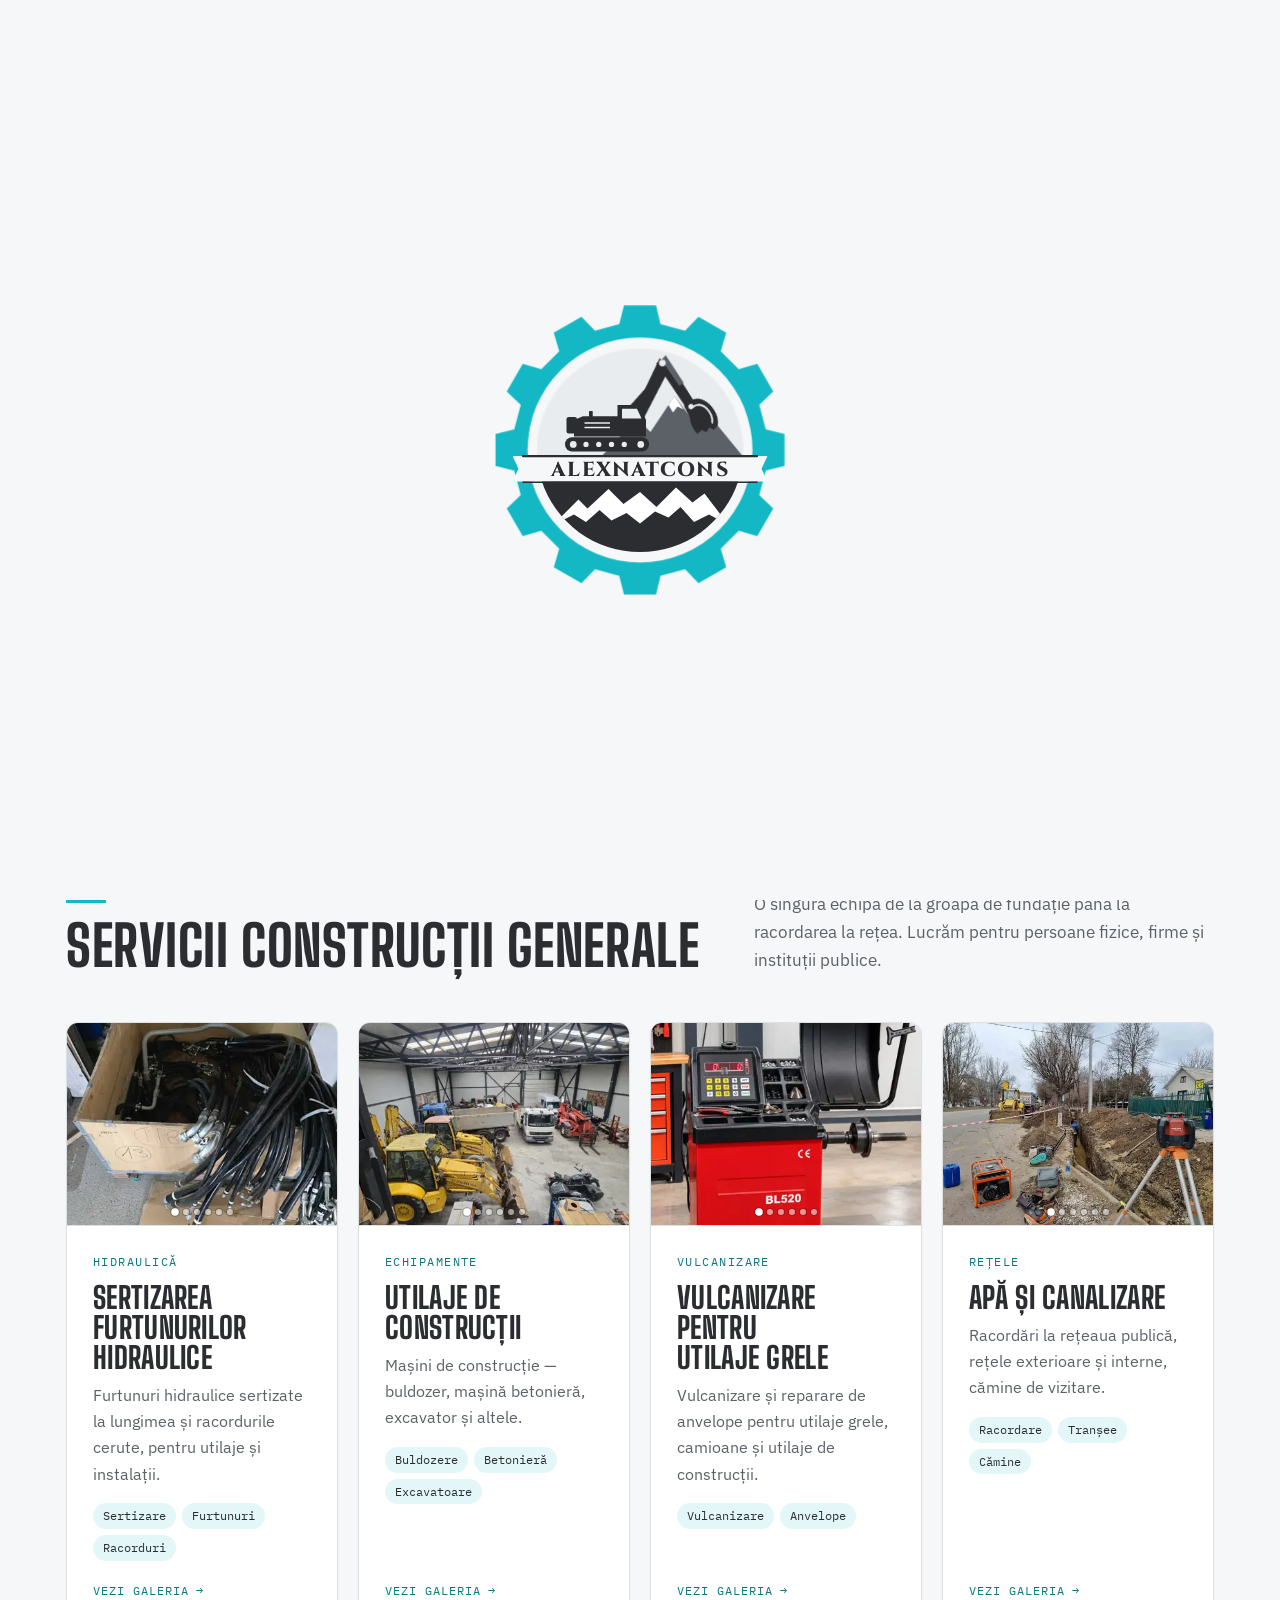
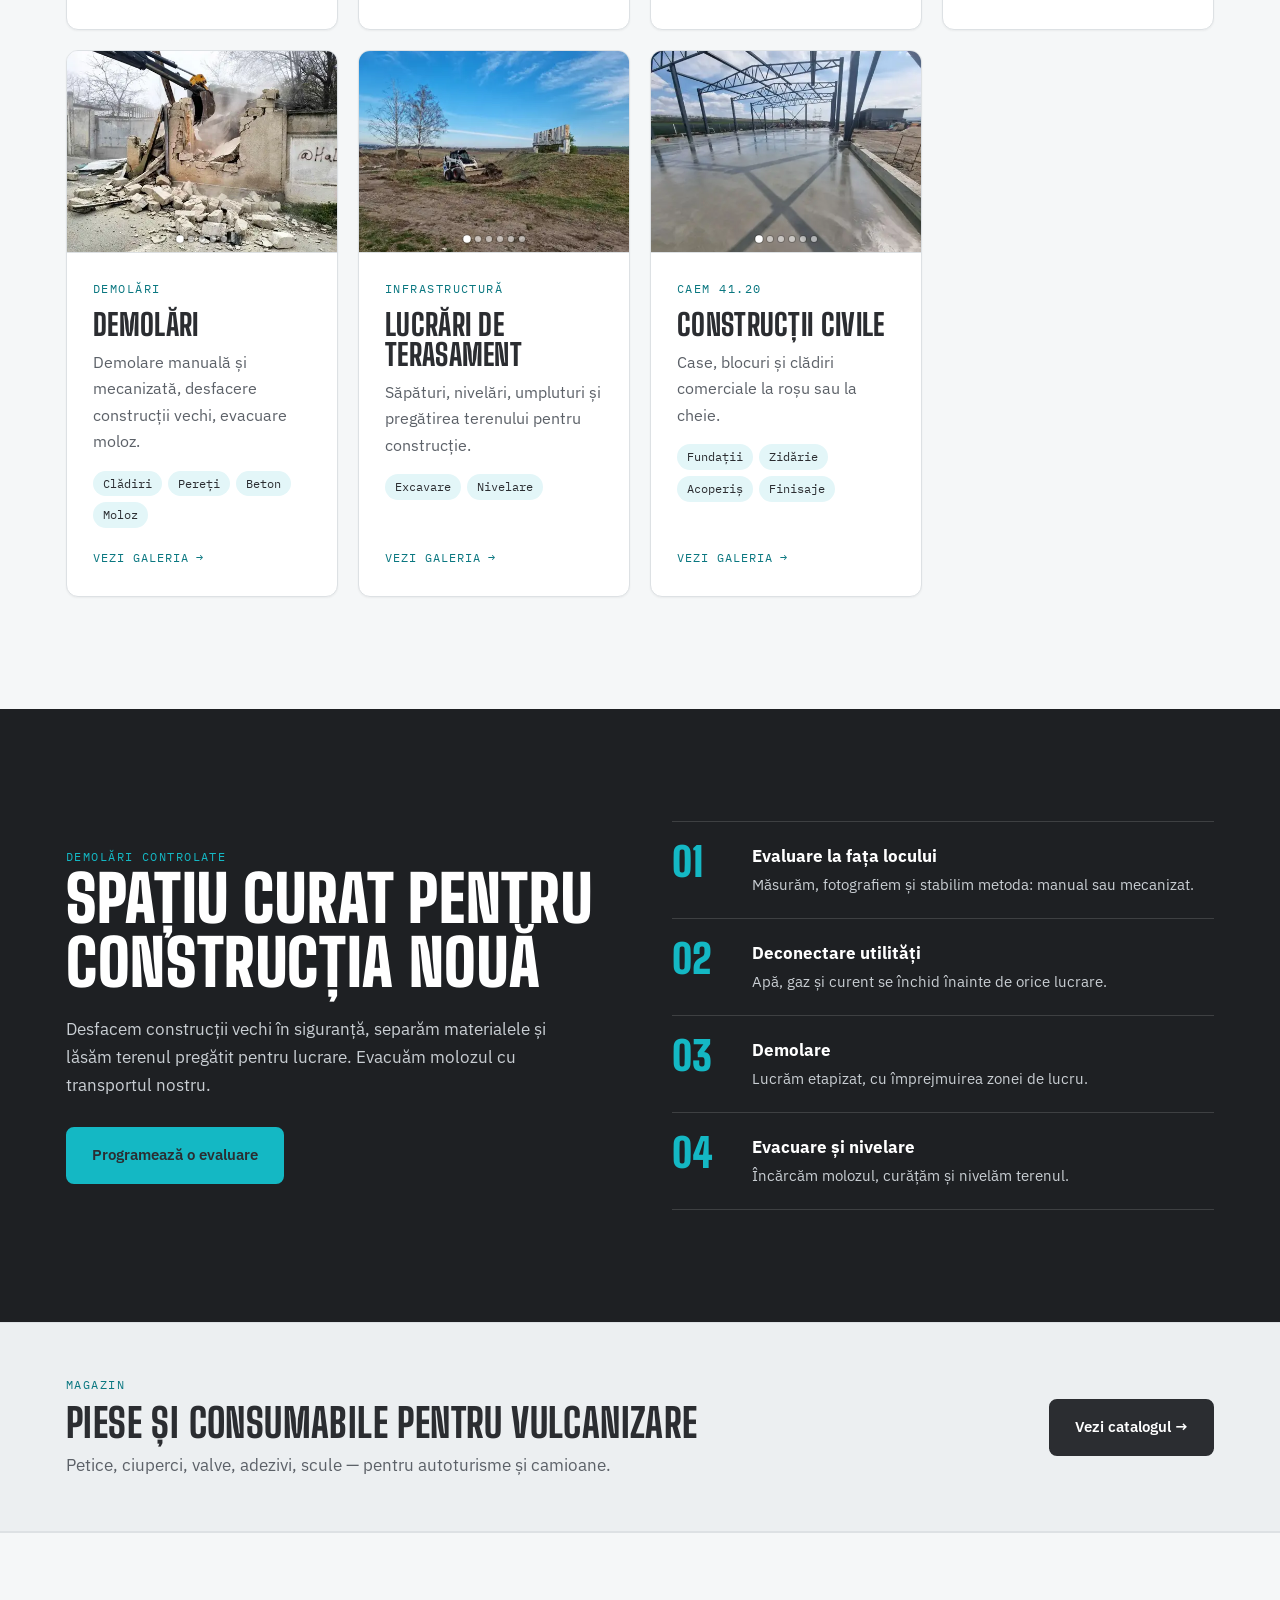
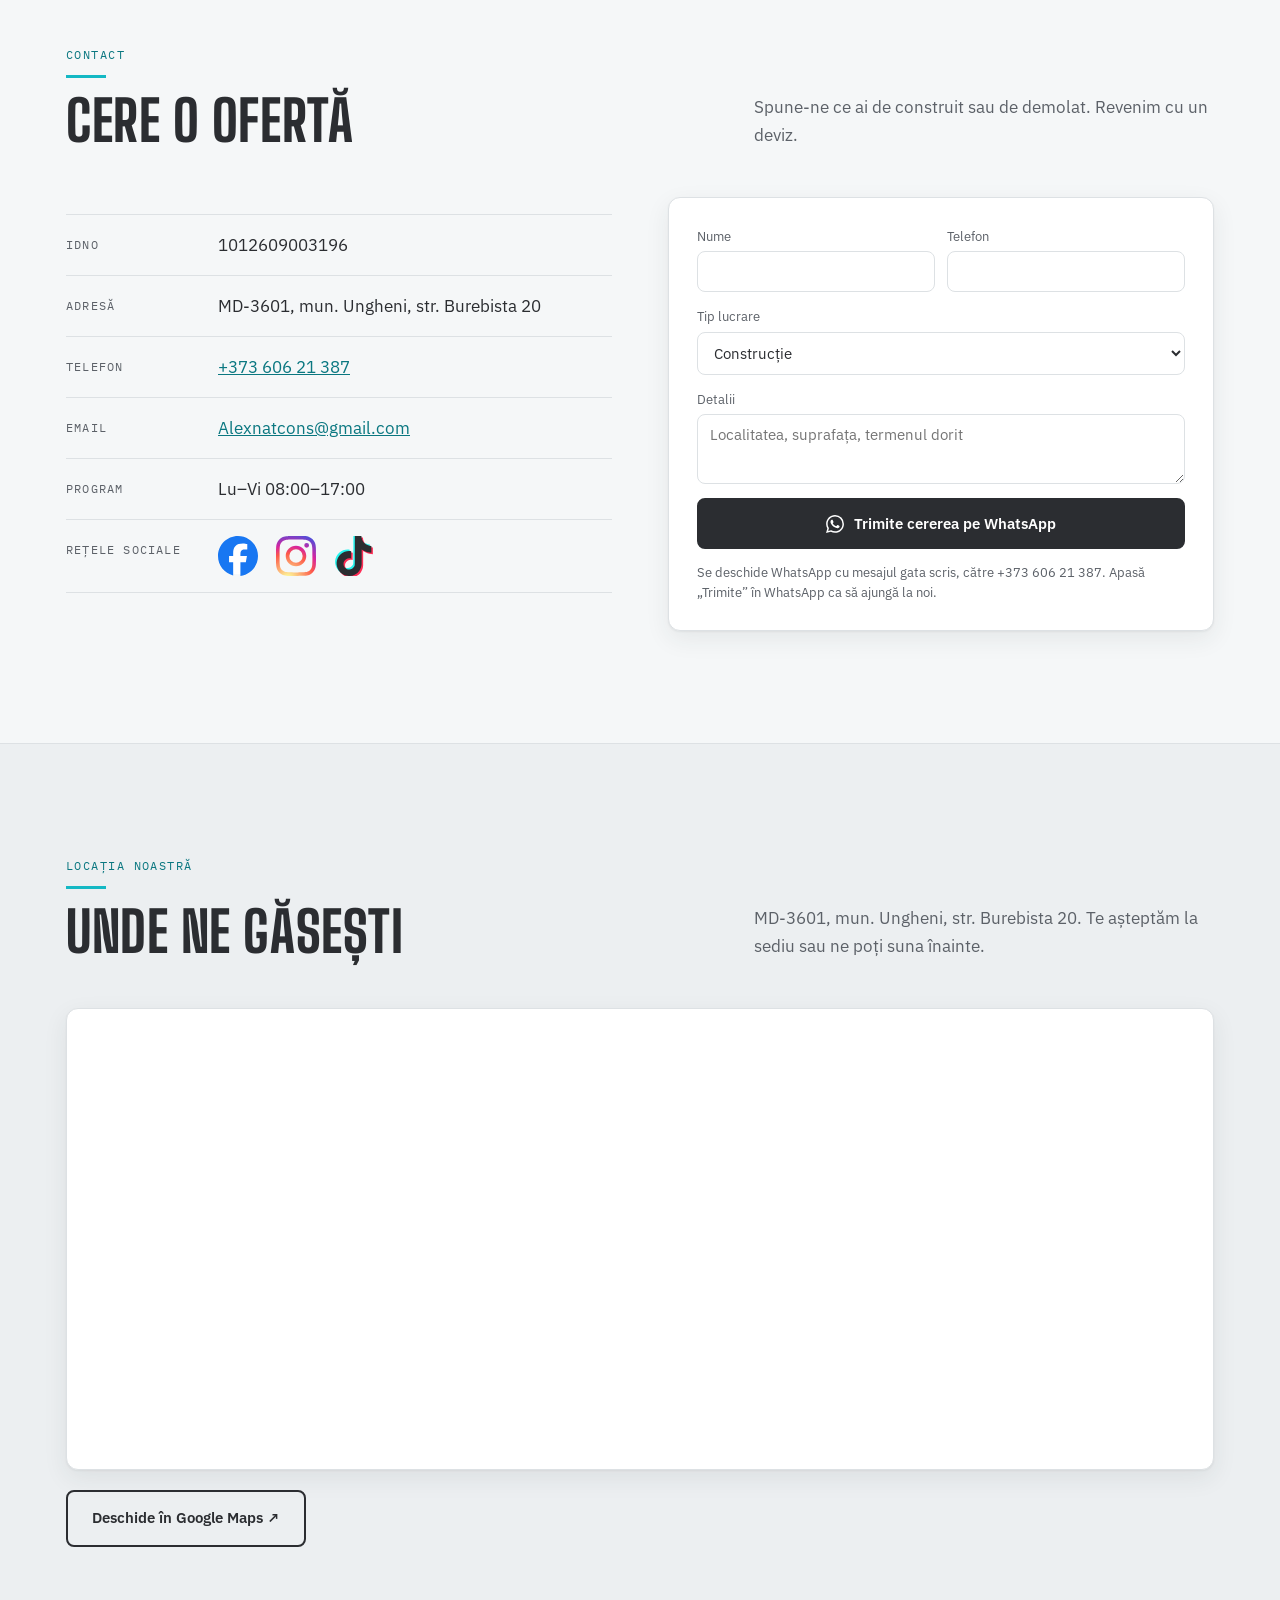
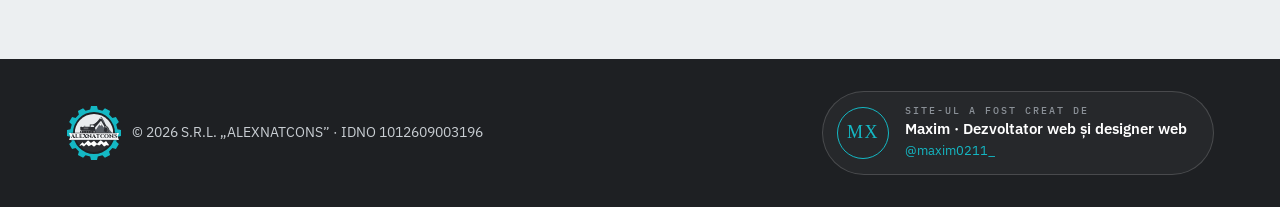
<file: index.html>
<!doctype html><html lang="ro"><head><meta charset=utf8><script>document.documentElement.classList.add("js")</script><meta name=viewport content="width=device-width,initial-scale=1,viewport-fit=cover"><style>:root{color-scheme:light;box-sizing:border-box;padding-top:env(safe-area-inset-top,0px);padding-bottom:env(safe-area-inset-bottom,0px)}html{scroll-padding-top:env(safe-area-inset-top,0px)}body{margin:0;padding:0;font:14px -apple-system,BlinkMacSystemFont,sans-serif;background:#fff;color:#000}img{max-width:100%}[hidden]:not([hidden=until-found i]){display:none!important}</style><title>ALEXNATCONS Ungheni</title>
<meta name="claude:viewport-fit-sides" content="cover">
<link href="https://fonts.googleapis.com/css2?family=Cinzel:wght@700;800&display=block" rel="stylesheet">
<meta name="description" content="ALEXNATCONS SRL, Ungheni — construcții, demolări, rețele de canalizare și magazin de piese pentru vulcanizare.">
<link rel="icon" type="image/png" href="assets/favicon-512.png">
<link rel="apple-touch-icon" href="assets/favicon-512.png">
<link rel="canonical" href="https://alexnatcons.md/">
<meta property="og:type" content="website">
<meta property="og:site_name" content="ALEXNATCONS">
<meta property="og:locale" content="ro_RO">
<meta property="og:title" content="ALEXNATCONS Ungheni">
<meta property="og:description" content="ALEXNATCONS SRL, Ungheni — construcții, demolări, rețele de canalizare și magazin de piese pentru vulcanizare.">
<meta property="og:url" content="https://alexnatcons.md/">
<meta property="og:image" content="https://alexnatcons.md/assets/og-image.jpg">
<meta property="og:image:width" content="1200">
<meta property="og:image:height" content="630">
<meta property="og:image:alt" content="Logo ALEXNATCONS — construcții și demolări, Ungheni">
<meta name="twitter:card" content="summary_large_image">
<meta name="twitter:title" content="ALEXNATCONS Ungheni">
<meta name="twitter:description" content="ALEXNATCONS SRL, Ungheni — construcții, demolări, rețele de canalizare și magazin de piese pentru vulcanizare.">
<meta name="twitter:image" content="https://alexnatcons.md/assets/og-image.jpg">
<link rel="preconnect" href="https://fonts.googleapis.com">
<link rel="preconnect" href="https://fonts.gstatic.com" crossorigin>
<link rel="stylesheet" href="https://fonts.googleapis.com/css2?family=Big+Shoulders+Display:wght@600;800;900&family=IBM+Plex+Sans:wght@400;500;600&family=IBM+Plex+Mono:wght@400;500&display=swap">
<link rel="preload" as="image" href="assets/hero-road.webp" media="(min-width:701px)">
<link rel="preload" as="image" href="assets/hero-road-sm.webp" media="(max-width:700px)">
<link rel="stylesheet" href="styles.css">
<style>

/* ============ PRELOADER ALEXNATCONS ============ */
:root{
  --anc-turquoise:#14B8C4;   /* roata dințată */
  --anc-carbon:#2B2D31;      /* excavator, text, munți */
  --anc-carbon-2:#5C6168;    /* munții din spate */
  --anc-light:#F5F7F8;       /* fundal + bandă */
  --anc-sky:#E9ECEE;         /* cerul din semicercul de sus */
}
html.anc-loading, html.anc-loading body{ overflow:hidden; }

#anc-preloader{
  position:fixed; inset:0; z-index:99999;
  display:flex; align-items:center; justify-content:center;
  background:var(--anc-light);
  transition:opacity .55s ease, transform .55s ease, visibility 0s linear .55s;
}
#anc-preloader.anc-done{ opacity:0; transform:translateY(-14px); visibility:hidden; pointer-events:none; }

#anc-logo{
  width:min(300px, 62vw); height:auto; overflow:visible;
  opacity:0; transform:scale(.94);
}
#anc-preloader.anc-done #anc-logo{ transform:scale(.9); transition:transform .55s ease; }

/* toate piesele animate se rotesc în coordonatele locale (pivot calculat în JS) */
#anc-gear, #anc-boom, #anc-stick, #anc-bucket{
  transform-box:view-box; transform-origin:0 0;
}
.anc-txt{ font-family:'Cinzel', Georgia, 'Times New Roman', serif; font-weight:800; }
</style>
</head><body>
<div id="anc-preloader" aria-hidden="true">
  <svg id="anc-logo" viewBox="0 0 400 400" xmlns="http://www.w3.org/2000/svg">
    <defs>
      <clipPath id="anc-top"><path d="M62.2 210 A138 138 0 1 1 337.8 210 Z"/></clipPath>
      <clipPath id="anc-bot"><path d="M68.5 240 A138 138 0 0 0 331.5 240 Z"/></clipPath>
    </defs>

    <!-- 1. ROATA DINȚATĂ (turcoaz) -->
    <path id="anc-gear" fill="var(--anc-turquoise)" fill-rule="evenodd"
      d="M367.8 172.5 L392.8 178.7 L392.8 221.3 L367.8 227.5 L359.0 260.1 L377.6 278.0 L356.4 314.9 L331.6 307.7 L307.7 331.6 L314.9 356.4 L278.0 377.6 L260.1 359.0 L227.5 367.8 L221.3 392.8 L178.7 392.8 L172.5 367.8 L139.9 359.0 L122.0 377.6 L85.1 356.4 L92.3 331.6 L68.4 307.7 L43.6 314.9 L22.4 278.0 L41.0 260.1 L32.2 227.5 L7.2 221.3 L7.2 178.7 L32.2 172.5 L41.0 139.9 L22.4 122.0 L43.6 85.1 L68.4 92.3 L92.3 68.4 L85.1 43.6 L122.0 22.4 L139.9 41.0 L172.5 32.2 L178.7 7.2 L221.3 7.2 L227.5 32.2 L260.1 41.0 L278.0 22.4 L314.9 43.6 L307.7 68.4 L331.6 92.3 L356.4 85.1 L377.6 122.0 L359.0 139.9 Z M350 200 A150 150 0 1 0 50 200 A150 150 0 1 0 350 200 Z"/>

    <!-- 2. SEMICERCUL DE SUS: cer + munți -->
    <g clip-path="url(#anc-top)">
      <rect x="60" y="60" width="280" height="150" fill="var(--anc-sky)"/>
      <path fill="var(--anc-carbon-2)" d="M150 207 L196 158 L214 176 L246 128 L270 160 L286 146 L336 207 Z"/>
      <path fill="#fff" d="M246 128 L258 146 L250 142 L244 150 L238 140 Z M286 146 L296 158 L289 156 L283 162 L279 154 Z M196 158 L204 167 L198 166 L193 171 L189 165 Z"/>
    </g>

    <!-- 3. EXCAVATORUL (gri carbon) -->
    <g id="anc-excavator" fill="var(--anc-carbon)">
      <!-- braț principal + stick + cupă: ierarhie boom > stick > bucket -->
      <g id="anc-boom">
        <path d="M182 168 L198 172 L256 106 L247 89 Z"/>
        <path d="M168 160 L174 154 L230 116 L234 122 L176 164 Z"/>
        <circle cx="190" cy="168" r="4" fill="var(--anc-sky)"/>
        <g id="anc-stick">
          <path d="M241 96 L254 88 L290 152 L279 160 Z"/>
          <path d="M248 92 L254 86 L276 124 L270 128 Z" fill="var(--anc-carbon-2)"/>
          <circle cx="249" cy="96" r="4.5" fill="var(--anc-sky)"/>
          <g id="anc-bucket">
            <path d="M277 150 Q301 145 306 168 Q309 186 299 197 L291 199 L288 193 L281 196 L278 190 L270 191 Q268 178 274 168 Z"/>
            <path d="M283 158 Q298 157 300 172 Q301 183 295 190" fill="none" stroke="var(--anc-sky)" stroke-width="2.4" stroke-linecap="round"/>
            <circle cx="284" cy="156" r="3.5" fill="var(--anc-sky)"/>
          </g>
        </g>
      </g>
      <!-- corp -->
      <rect x="102" y="156" width="14" height="22" rx="3"/>
      <path d="M112 182 L112 160 L124 155 L170 155 L170 140 L199 140 L208 160 L208 182 Z"/>
      <path d="M176 145 L196 145 L202 158 L176 158 Z" fill="var(--anc-sky)"/>
      <path d="M126 164 H160 M126 170 H160" stroke="var(--anc-sky)" stroke-width="2"/>
      <rect x="132" y="148" width="5" height="8" rx="1"/>
      <!-- șenilă -->
      <rect x="100" y="183" width="112" height="19" rx="9.5"/>
      <g fill="var(--anc-sky)">
        <circle cx="111" cy="192.5" r="4.5"/><circle cx="128" cy="192.5" r="3.5"/>
        <circle cx="145" cy="192.5" r="3.5"/><circle cx="162" cy="192.5" r="3.5"/>
        <circle cx="179" cy="192.5" r="3.5"/><circle cx="201" cy="192.5" r="4.5"/>
      </g>
    </g>

    <!-- 4. SEMICERCUL DE JOS: munți albi pe carbon -->
    <g clip-path="url(#anc-bot)">
      <rect x="60" y="236" width="280" height="110" fill="var(--anc-carbon)"/>
      <path fill="#fff" d="M84 300 L118 266 L130 278 L158 252 L178 272 L200 256 L222 276 L248 250 L270 270 L286 258 L318 300 L292 286 L272 296 L254 276 L238 290 L220 282 L200 298 L182 284 L162 294 L146 280 L128 296 L112 286 Z"/>
    </g>

    <!-- 5. BANDA + TEXT -->
    <path fill="var(--anc-light)" d="M30 208 H370 L362 225 L370 242 H30 L38 225 Z"/>
    <path d="M44 208 H356" stroke="var(--anc-carbon)" stroke-width="3" stroke-linecap="round"/>
    <path d="M44 243 H356" stroke="var(--anc-carbon)" stroke-width="2" stroke-linecap="round"/>
    <text class="anc-txt" x="200" y="235" text-anchor="middle" font-size="27" letter-spacing="1.5" fill="var(--anc-carbon)">ALEXNATCONS</text>
  </svg>
</div>

<svg width="0" height="0" style="position:absolute" aria-hidden="true" focusable="false"><symbol id="anc-mark" viewBox="0 0 400 400">
    <defs>
      <clipPath id="mk-top"><path d="M62.2 210 A138 138 0 1 1 337.8 210 Z"/></clipPath>
      <clipPath id="mk-bot"><path d="M68.5 240 A138 138 0 0 0 331.5 240 Z"/></clipPath>
    </defs>

    <!-- 1. ROATA DINȚATĂ (turcoaz) -->
    <path fill="var(--anc-turquoise)" fill-rule="evenodd"
      d="M367.8 172.5 L392.8 178.7 L392.8 221.3 L367.8 227.5 L359.0 260.1 L377.6 278.0 L356.4 314.9 L331.6 307.7 L307.7 331.6 L314.9 356.4 L278.0 377.6 L260.1 359.0 L227.5 367.8 L221.3 392.8 L178.7 392.8 L172.5 367.8 L139.9 359.0 L122.0 377.6 L85.1 356.4 L92.3 331.6 L68.4 307.7 L43.6 314.9 L22.4 278.0 L41.0 260.1 L32.2 227.5 L7.2 221.3 L7.2 178.7 L32.2 172.5 L41.0 139.9 L22.4 122.0 L43.6 85.1 L68.4 92.3 L92.3 68.4 L85.1 43.6 L122.0 22.4 L139.9 41.0 L172.5 32.2 L178.7 7.2 L221.3 7.2 L227.5 32.2 L260.1 41.0 L278.0 22.4 L314.9 43.6 L307.7 68.4 L331.6 92.3 L356.4 85.1 L377.6 122.0 L359.0 139.9 Z M350 200 A150 150 0 1 0 50 200 A150 150 0 1 0 350 200 Z"/>

    <!-- 2. SEMICERCUL DE SUS: cer + munți -->
    <g clip-path="url(#mk-top)">
      <rect x="60" y="60" width="280" height="150" fill="var(--anc-sky)"/>
      <path fill="var(--anc-carbon-2)" d="M150 207 L196 158 L214 176 L246 128 L270 160 L286 146 L336 207 Z"/>
      <path fill="#fff" d="M246 128 L258 146 L250 142 L244 150 L238 140 Z M286 146 L296 158 L289 156 L283 162 L279 154 Z M196 158 L204 167 L198 166 L193 171 L189 165 Z"/>
    </g>

    <!-- 3. EXCAVATORUL (gri carbon) -->
    <g fill="var(--anc-carbon)">
      <!-- braț principal + stick + cupă: ierarhie boom > stick > bucket -->
      <g>
        <path d="M182 168 L198 172 L256 106 L247 89 Z"/>
        <path d="M168 160 L174 154 L230 116 L234 122 L176 164 Z"/>
        <circle cx="190" cy="168" r="4" fill="var(--anc-sky)"/>
        <g>
          <path d="M241 96 L254 88 L290 152 L279 160 Z"/>
          <path d="M248 92 L254 86 L276 124 L270 128 Z" fill="var(--anc-carbon-2)"/>
          <circle cx="249" cy="96" r="4.5" fill="var(--anc-sky)"/>
          <g>
            <path d="M277 150 Q301 145 306 168 Q309 186 299 197 L291 199 L288 193 L281 196 L278 190 L270 191 Q268 178 274 168 Z"/>
            <path d="M283 158 Q298 157 300 172 Q301 183 295 190" fill="none" stroke="var(--anc-sky)" stroke-width="2.4" stroke-linecap="round"/>
            <circle cx="284" cy="156" r="3.5" fill="var(--anc-sky)"/>
          </g>
        </g>
      </g>
      <!-- corp -->
      <rect x="102" y="156" width="14" height="22" rx="3"/>
      <path d="M112 182 L112 160 L124 155 L170 155 L170 140 L199 140 L208 160 L208 182 Z"/>
      <path d="M176 145 L196 145 L202 158 L176 158 Z" fill="var(--anc-sky)"/>
      <path d="M126 164 H160 M126 170 H160" stroke="var(--anc-sky)" stroke-width="2"/>
      <rect x="132" y="148" width="5" height="8" rx="1"/>
      <!-- șenilă -->
      <rect x="100" y="183" width="112" height="19" rx="9.5"/>
      <g fill="var(--anc-sky)">
        <circle cx="111" cy="192.5" r="4.5"/><circle cx="128" cy="192.5" r="3.5"/>
        <circle cx="145" cy="192.5" r="3.5"/><circle cx="162" cy="192.5" r="3.5"/>
        <circle cx="179" cy="192.5" r="3.5"/><circle cx="201" cy="192.5" r="4.5"/>
      </g>
    </g>

    <!-- 4. SEMICERCUL DE JOS: munți albi pe carbon -->
    <g clip-path="url(#mk-bot)">
      <rect x="60" y="236" width="280" height="110" fill="var(--anc-carbon)"/>
      <path fill="#fff" d="M84 300 L118 266 L130 278 L158 252 L178 272 L200 256 L222 276 L248 250 L270 270 L286 258 L318 300 L292 286 L272 296 L254 276 L238 290 L220 282 L200 298 L182 284 L162 294 L146 280 L128 296 L112 286 Z"/>
    </g>

    <!-- 5. BANDA + TEXT (mărite pentru lizibilitate) -->
    <path fill="var(--anc-light)" d="M22 200 H378 L369 225 L378 250 H22 L31 225 Z"/>
    <path d="M38 200 H362" stroke="var(--anc-carbon)" stroke-width="3.5" stroke-linecap="round"/>
    <path d="M38 251 H362" stroke="var(--anc-carbon)" stroke-width="3" stroke-linecap="round"/>
    <text x="200" y="239" text-anchor="middle" font-family="Cinzel, Georgia, serif" font-weight="800" font-size="40" letter-spacing="1" fill="var(--anc-carbon)">ALEXNATCONS</text>
  </symbol></svg>
<header>
  <div class="wrap nav">
    <a class="logo" href="#top" aria-label="ALEXNATCONS — acasă">
      <svg class="mark" viewBox="0 0 400 400" role="img" aria-label="Logo ALEXNATCONS"><use href="#anc-mark"/></svg>
      <span><b>ALEXNATCONS</b><small>CONSTRUCȚII · UNGHENI</small></span>
    </a>
    <div class="nav-r">
      <nav class="links" id="nav" aria-label="Navigare">
        <a href="#servicii">Servicii construcții generale</a>
        <a href="#demolari">Demolări</a>
        <a href="magazin.html">Magazin Piese</a>
        <a href="fisa-firmei.html">Fișa firmei</a>
        <a href="#contact">Contact</a>
      </nav>
      <a class="call-btn" data-tel href="#contact"><svg viewBox="0 0 24 24" fill="none" stroke="currentColor" stroke-width="2" stroke-linecap="round" stroke-linejoin="round" aria-hidden="true"><path d="M22 16.92v3a2 2 0 0 1-2.18 2 19.79 19.79 0 0 1-8.63-3.07 19.5 19.5 0 0 1-6-6 19.79 19.79 0 0 1-3.07-8.67A2 2 0 0 1 4.11 2h3a2 2 0 0 1 2 1.72c.13.96.36 1.9.7 2.81a2 2 0 0 1-.45 2.11L8.09 9.91a16 16 0 0 0 6 6l1.27-1.27a2 2 0 0 1 2.11-.45c.91.34 1.85.57 2.81.7A2 2 0 0 1 22 16.92z"/></svg><span class="lbl">Sună acum</span></a>
      <button class="menu-btn" id="menuBtn" type="button" aria-label="Deschide meniul" aria-expanded="false" aria-controls="nav"><svg viewBox="0 0 24 24" fill="none" stroke="currentColor" stroke-width="2" stroke-linecap="round" aria-hidden="true"><path d="M4 7h16M4 12h16M4 17h16"/></svg></button>
    </div>
  </div>
</header>

<main id="top">
  <section class="hero" style="padding:0">
    <div class="wrap">
      <div>
        <div class="eyebrow">S.R.L. · mun. Ungheni · din 2026 pe web</div>
        <h1>Construim.<br>Demolăm.<br><em>Livrăm la termen.</em></h1>
        <p class="lead">Lucrări de construcție pentru clădiri rezidențiale și comerciale, rețele de apă și canalizare, demolări controlate și un magazin cu piese și consumabile pentru vulcanizare.</p>
        <div class="ctas">
          <a class="btn" href="#contact">Cere o ofertă →</a>
          <a class="btn ghost" href="magazin.html">Magazin piese</a>
        </div>
      </div>
    </div>
  </section>
  <div class="strip" aria-hidden="true"></div>

  <section id="servicii">
    <div class="wrap">
      <div class="sec-head reveal">
        <div><div class="eyebrow">Ce facem</div><h2>Servicii construcții generale</h2></div>
        <p>O singură echipă de la groapa de fundație până la racordarea la rețea. Lucrăm pentru persoane fizice, firme și instituții publice.</p>
      </div>
      <div class="services">
        <article class="svc reveal"><div class="svc-media svc-ph" data-slideshow data-cat="sertizare-furtunuri" aria-hidden="true"></div><svg class="ico" viewBox="0 0 24 24" fill="none" stroke="currentColor" stroke-width="1.7" stroke-linecap="round" stroke-linejoin="round" aria-hidden="true"><path d="M4 8h4l4 8h4"/><rect x="2" y="6" width="3" height="4" rx=".5"/><rect x="19" y="14" width="3" height="4" rx=".5"/></svg><span class="code">Hidraulică</span><h3><a class="svc-link" href="sertizare-furtunuri.html">Sertizarea furtunurilor hidraulice</a></h3><p>Furtunuri hidraulice sertizate la lungimea și racordurile cerute, pentru utilaje și instalații.</p><ul><li>Sertizare</li><li>Furtunuri</li><li>Racorduri</li></ul><span class="more" aria-hidden="true">Vezi galeria →</span></article>
        <article class="svc reveal"><div class="svc-media svc-ph" data-slideshow data-cat="utilaje" aria-hidden="true"></div><svg class="ico" viewBox="0 0 24 24" fill="none" stroke="currentColor" stroke-width="1.7" stroke-linecap="round" stroke-linejoin="round" aria-hidden="true"><circle cx="12" cy="12" r="3"/><path d="M12 2v3M12 19v3M2 12h3M19 12h3M4.9 4.9l2.1 2.1M17 17l2.1 2.1M4.9 19.1L7 17M17 7l2.1-2.1"/></svg><span class="code">Echipamente</span><h3><a class="svc-link" href="utilaje-mecanisme.html">Utilaje de Construcții</a></h3><p>Mașini de construcție — buldozer, mașină betonieră, excavator și altele.</p><ul><li>Buldozere</li><li>Betonieră</li><li>Excavatoare</li></ul><span class="more" aria-hidden="true">Vezi galeria →</span></article>
        <article class="svc reveal"><div class="svc-media svc-ph" data-slideshow data-cat="dispozitive-vulcanizare" aria-hidden="true"></div><svg class="ico" viewBox="0 0 24 24" fill="none" stroke="currentColor" stroke-width="1.7" stroke-linecap="round" stroke-linejoin="round" aria-hidden="true"><circle cx="12" cy="12" r="9"/></svg><span class="code">Vulcanizare</span><h3><a class="svc-link" href="dispozitive-vulcanizare.html">Vulcanizare pentru utilaje grele</a></h3><p>Vulcanizare și reparare de anvelope pentru utilaje grele, camioane și utilaje de construcții.</p><ul><li>Vulcanizare</li><li>Anvelope</li></ul><span class="more" aria-hidden="true">Vezi galeria →</span></article>
        <article class="svc reveal"><div class="svc-media svc-ph" data-slideshow data-cat="apa-canalizare" aria-hidden="true"></div><svg class="ico" viewBox="0 0 24 24" fill="none" stroke="currentColor" stroke-width="1.7" stroke-linecap="round" stroke-linejoin="round" aria-hidden="true"><path d="M12 3s6 6.5 6 11a6 6 0 0 1-12 0c0-4.5 6-11 6-11z"/></svg><span class="code">Rețele</span><h3><a class="svc-link" href="apa-canalizare.html">Apă și canalizare</a></h3><p>Racordări la rețeaua publică, rețele exterioare și interne, cămine de vizitare.</p><ul><li>Racordare</li><li>Tranșee</li><li>Cămine</li></ul><span class="more" aria-hidden="true">Vezi galeria →</span></article>
        <article class="svc reveal"><div class="svc-media svc-ph" data-slideshow data-cat="demolari" aria-hidden="true"></div><svg class="ico" viewBox="0 0 24 24" fill="none" stroke="currentColor" stroke-width="1.7" stroke-linecap="round" stroke-linejoin="round" aria-hidden="true"><path d="M14 4l6 6-3 3-6-6zM12 8L4 16v4h4l8-8"/></svg><span class="code">Demolări</span><h3><a class="svc-link" href="demolari.html">Demolări</a></h3><p>Demolare manuală și mecanizată, desfacere construcții vechi, evacuare moloz.</p><ul><li>Clădiri</li><li>Pereți</li><li>Beton</li><li>Moloz</li></ul><span class="more" aria-hidden="true">Vezi galeria →</span></article>
        <article class="svc reveal"><div class="svc-media svc-ph" data-slideshow data-cat="lucrari-teren" aria-hidden="true"></div><svg class="ico" viewBox="0 0 24 24" fill="none" stroke="currentColor" stroke-width="1.7" stroke-linecap="round" stroke-linejoin="round" aria-hidden="true"><path d="M3 17l9 4 9-4M3 12l9 4 9-4M12 3L3 8l9 5 9-5z"/></svg><span class="code">Infrastructură</span><h3><a class="svc-link" href="lucrari-teren.html">Lucrări de Terasament</a></h3><p>Săpături, nivelări, umpluturi și pregătirea terenului pentru construcție.</p><ul><li>Excavare</li><li>Nivelare</li></ul><span class="more" aria-hidden="true">Vezi galeria →</span></article>
        <article class="svc reveal"><div class="svc-media svc-ph" data-slideshow data-cat="constructii-civile" aria-hidden="true"></div><svg class="ico" viewBox="0 0 24 24" fill="none" stroke="currentColor" stroke-width="1.7" stroke-linecap="round" stroke-linejoin="round" aria-hidden="true"><path d="M4 20V9l8-5 8 5v11M9 20v-6h6v6"/></svg><span class="code">CAEM 41.20</span><h3><a class="svc-link" href="constructii-civile.html">Construcții civile</a></h3><p>Case, blocuri și clădiri comerciale la roșu sau la cheie.</p><ul><li>Fundații</li><li>Zidărie</li><li>Acoperiș</li><li>Finisaje</li></ul><span class="more" aria-hidden="true">Vezi galeria →</span></article>
      </div>
    </div>
  </section>

  <section id="demolari" class="demo">
    <div class="wrap">
      <div>
        <div class="eyebrow">Demolări controlate</div>
        <h2>Spațiu curat pentru construcția nouă</h2>
        <p>Desfacem construcții vechi în siguranță, separăm materialele și lăsăm terenul pregătit pentru lucrare. Evacuăm molozul cu transportul nostru.</p>
        <a class="btn" href="#contact">Programează o evaluare</a>
      </div>
      <ol class="steps reveal">
        <li><div><b>Evaluare la fața locului</b><span>Măsurăm, fotografiem și stabilim metoda: manual sau mecanizat.</span></div></li>
        <li><div><b>Deconectare utilități</b><span>Apă, gaz și curent se închid înainte de orice lucrare.</span></div></li>
        <li><div><b>Demolare</b><span>Lucrăm etapizat, cu împrejmuirea zonei de lucru.</span></div></li>
        <li><div><b>Evacuare și nivelare</b><span>Încărcăm molozul, curățăm și nivelăm terenul.</span></div></li>
      </ol>
    </div>
  </section>

  <section class="shop-banner" id="magazin" aria-labelledby="shop-title">
    <div class="wrap">
      <div class="reveal">
        <div class="eyebrow">Magazin</div>
        <h2 id="shop-title">Piese și consumabile pentru vulcanizare</h2>
        <p>Petice, ciuperci, valve, adezivi, scule — pentru autoturisme și camioane.</p>
      </div>
      <a class="btn" href="magazin.html">Vezi catalogul →</a>
    </div>
  </section>

  <section id="contact" class="contact">
    <div class="wrap">
      <div class="sec-head reveal">
        <div><div class="eyebrow">Contact</div><h2>Cere o ofertă</h2></div>
        <p>Spune-ne ce ai de construit sau de demolat. Revenim cu un deviz.</p>
      </div>
      <div class="cgrid">
        <dl class="cinfo reveal">
          <div><dt>IDNO</dt><dd>1012609003196</dd></div>
          <div><dt>Adresă</dt><dd>MD-3601, mun. Ungheni, str. Burebista 20</dd></div>
          <div><dt>Telefon</dt><dd><a data-tel data-phone-text href="#contact">Sună-ne</a></dd></div>
          <div><dt>Email</dt><dd><a href="mailto:Alexnatcons@gmail.com">Alexnatcons@gmail.com</a></dd></div>
          <div><dt>Program</dt><dd>Lu–Vi 08:00–17:00</dd></div>
          <div><dt>Rețele sociale</dt><dd><span class="social">
            <a href="https://www.facebook.com/profile.php?id=100028871305324" target="_blank" rel="noopener" aria-label="Facebook" title="Facebook"><svg viewBox="0 0 24 24" aria-hidden="true"><circle cx="12" cy="12" r="11" fill="#fff"/><path fill="#1877F2" d="M9.101 23.691v-7.98H6.627v-3.667h2.474v-1.58c0-4.085 1.848-5.978 5.858-5.978.401 0 .955.042 1.468.103a8.68 8.68 0 0 1 1.141.195v3.325a8.623 8.623 0 0 0-.653-.036 26.805 26.805 0 0 0-.733-.009c-.707 0-1.259.096-1.675.309a1.686 1.686 0 0 0-.679.622c-.258.42-.374.995-.374 1.752v1.297h3.919l-.386 2.103-.287 1.564h-3.246v8.245C19.396 23.238 24 18.179 24 12.044c0-6.627-5.373-12-12-12s-12 5.373-12 12c0 5.628 3.874 10.35 9.101 11.647Z"/></svg></a>
            <a href="https://www.instagram.com/soleanicov/" target="_blank" rel="noopener" aria-label="Instagram" title="Instagram"><svg viewBox="0 0 24 24" aria-hidden="true"><defs><radialGradient id="igg" cx="30%" cy="107%" r="140%"><stop offset="0" stop-color="#fdf497"/><stop offset=".05" stop-color="#fdf497"/><stop offset=".45" stop-color="#fd5949"/><stop offset=".6" stop-color="#d6249f"/><stop offset=".9" stop-color="#285AEB"/></radialGradient></defs><path fill="url(#igg)" d="M7.0301.084c-1.2768.0602-2.1487.264-2.911.5634-.7888.3075-1.4575.72-2.1228 1.3877-.6652.6677-1.075 1.3368-1.3802 2.127-.2954.7638-.4956 1.6365-.552 2.914-.0564 1.2775-.0689 1.6882-.0626 4.947.0062 3.2586.0206 3.6671.0825 4.9473.061 1.2765.264 2.1482.5635 2.9107.308.7889.72 1.4573 1.388 2.1228.6679.6655 1.3365 1.0743 2.1285 1.38.7632.295 1.6361.4961 2.9134.552 1.2773.056 1.6884.069 4.9462.0627 3.2578-.0062 3.668-.0207 4.9478-.0814 1.28-.0607 2.147-.2652 2.9098-.5633.7889-.3086 1.4578-.72 2.1228-1.3881.665-.6682 1.0745-1.3378 1.3795-2.1284.2957-.7632.4966-1.636.552-2.9124.056-1.2809.0692-1.6898.063-4.948-.0063-3.2583-.021-3.6668-.0817-4.9465-.0607-1.2797-.264-2.1487-.5633-2.9117-.3084-.7889-.72-1.4568-1.3876-2.1228C21.2982 1.33 20.628.9208 19.8378.6165 19.074.321 18.2017.1197 16.9244.0645 15.6471.0093 15.236-.005 11.977.0014 8.718.0076 8.31.0215 7.0301.0839m.1402 21.6932c-1.17-.0509-1.8053-.2453-2.2287-.408-.5606-.216-.96-.4771-1.3819-.895-.422-.4178-.6811-.8186-.9-1.378-.1644-.4234-.3624-1.058-.4171-2.228-.0595-1.2645-.072-1.6442-.079-4.848-.007-3.2037.0053-3.583.0607-4.848.05-1.169.2456-1.805.408-2.2282.216-.5613.4762-.96.895-1.3816.4188-.4217.8184-.6814 1.3783-.9003.423-.1651 1.0575-.3614 2.227-.4171 1.2655-.06 1.6447-.072 4.848-.079 3.2033-.007 3.5835.005 4.8495.0608 1.169.0508 1.8053.2445 2.228.408.5608.216.96.4754 1.3816.895.4217.4194.6816.8176.9005 1.3787.1653.4217.3617 1.056.4169 2.2263.0602 1.2655.0739 1.645.0796 4.848.0058 3.203-.0055 3.5834-.061 4.848-.051 1.17-.245 1.8055-.408 2.2294-.216.5604-.4763.96-.8954 1.3814-.419.4215-.8181.6811-1.3783.9-.4224.1649-1.0577.3617-2.2262.4174-1.2656.0595-1.6448.072-4.8493.079-3.2045.007-3.5825-.006-4.848-.0608M16.953 5.5864A1.44 1.44 0 1 0 18.39 4.144a1.44 1.44 0 0 0-1.437 1.4424M5.8385 12.012c.0067 3.4032 2.7706 6.1557 6.173 6.1493 3.4026-.0065 6.157-2.7701 6.1506-6.1733-.0065-3.4032-2.771-6.1565-6.174-6.1498-3.403.0067-6.156 2.771-6.1496 6.1738M8 12.0077a4 4 0 1 1 4.008 3.9921A3.9996 3.9996 0 0 1 8 12.0077"/></svg></a>
            <a href="https://www.tiktok.com/@soleanicovalexandr?is_from_webapp=1&amp;sender_device=pc" target="_blank" rel="noopener" aria-label="TikTok" title="TikTok"><svg viewBox="0 0 24 24" aria-hidden="true"><path fill="#25F4EE" transform="translate(-.9 -.9)" d="M12.525.02c1.31-.02 2.61-.01 3.91-.02.08 1.53.63 3.09 1.75 4.17 1.12 1.11 2.7 1.62 4.24 1.79v4.03c-1.44-.05-2.89-.35-4.2-.97-.57-.26-1.1-.59-1.62-.93-.01 2.92.01 5.84-.02 8.75-.08 1.4-.54 2.79-1.35 3.94-1.31 1.92-3.58 3.17-5.91 3.21-1.43.08-2.86-.31-4.08-1.03-2.02-1.19-3.44-3.37-3.65-5.71-.02-.5-.03-1-.01-1.49.18-1.9 1.12-3.72 2.58-4.96 1.66-1.44 3.98-2.13 6.15-1.72.02 1.48-.04 2.96-.04 4.44-.99-.32-2.15-.23-3.02.37-.63.41-1.11 1.04-1.36 1.75-.21.51-.15 1.07-.14 1.61.24 1.64 1.82 3.02 3.5 2.87 1.12-.01 2.19-.66 2.77-1.61.19-.33.4-.67.41-1.06.1-1.79.06-3.57.07-5.36.01-4.03-.01-8.05.02-12.07z"/><path fill="#FE2C55" transform="translate(.9 .9)" d="M12.525.02c1.31-.02 2.61-.01 3.91-.02.08 1.53.63 3.09 1.75 4.17 1.12 1.11 2.7 1.62 4.24 1.79v4.03c-1.44-.05-2.89-.35-4.2-.97-.57-.26-1.1-.59-1.62-.93-.01 2.92.01 5.84-.02 8.75-.08 1.4-.54 2.79-1.35 3.94-1.31 1.92-3.58 3.17-5.91 3.21-1.43.08-2.86-.31-4.08-1.03-2.02-1.19-3.44-3.37-3.65-5.71-.02-.5-.03-1-.01-1.49.18-1.9 1.12-3.72 2.58-4.96 1.66-1.44 3.98-2.13 6.15-1.72.02 1.48-.04 2.96-.04 4.44-.99-.32-2.15-.23-3.02.37-.63.41-1.11 1.04-1.36 1.75-.21.51-.15 1.07-.14 1.61.24 1.64 1.82 3.02 3.5 2.87 1.12-.01 2.19-.66 2.77-1.61.19-.33.4-.67.41-1.06.1-1.79.06-3.57.07-5.36.01-4.03-.01-8.05.02-12.07z"/><path fill="currentColor" d="M12.525.02c1.31-.02 2.61-.01 3.91-.02.08 1.53.63 3.09 1.75 4.17 1.12 1.11 2.7 1.62 4.24 1.79v4.03c-1.44-.05-2.89-.35-4.2-.97-.57-.26-1.1-.59-1.62-.93-.01 2.92.01 5.84-.02 8.75-.08 1.4-.54 2.79-1.35 3.94-1.31 1.92-3.58 3.17-5.91 3.21-1.43.08-2.86-.31-4.08-1.03-2.02-1.19-3.44-3.37-3.65-5.71-.02-.5-.03-1-.01-1.49.18-1.9 1.12-3.72 2.58-4.96 1.66-1.44 3.98-2.13 6.15-1.72.02 1.48-.04 2.96-.04 4.44-.99-.32-2.15-.23-3.02.37-.63.41-1.11 1.04-1.36 1.75-.21.51-.15 1.07-.14 1.61.24 1.64 1.82 3.02 3.5 2.87 1.12-.01 2.19-.66 2.77-1.61.19-.33.4-.67.41-1.06.1-1.79.06-3.57.07-5.36.01-4.03-.01-8.05.02-12.07z"/></svg></a>
          </span></dd></div>
        </dl>
        <form class="form reveal" id="quote" novalidate>
          <div class="two">
            <label for="qname">Nume<input id="qname" required autocomplete="name"></label>
            <label for="qphone">Telefon<input id="qphone" required type="tel" autocomplete="tel"></label>
          </div>
          <label for="qtype">Tip lucrare
            <select id="qtype"><option>Construcție</option><option>Demolare</option><option>Apă și canalizare</option><option>Lucrări de Terasament</option><option>Vulcanizare utilaje grele</option><option>Utilaje de Construcții</option><option>Sertizare furtunuri hidraulice</option></select>
          </label>
          <label for="qmsg">Detalii<textarea id="qmsg" placeholder="Localitatea, suprafața, termenul dorit"></textarea></label>
          <button class="btn" type="submit"><svg viewBox="0 0 24 24" fill="currentColor" aria-hidden="true" width="20" height="20"><path d="M17.472 14.382c-.297-.149-1.758-.867-2.03-.967-.273-.099-.471-.148-.67.15-.197.297-.767.966-.94 1.164-.173.199-.347.223-.644.075-.297-.15-1.255-.463-2.39-1.475-.883-.788-1.48-1.761-1.653-2.059-.173-.297-.018-.458.13-.606.134-.133.298-.347.446-.52.149-.174.198-.298.298-.497.099-.198.05-.371-.025-.52-.075-.149-.669-1.612-.916-2.207-.242-.579-.487-.5-.669-.51-.173-.008-.371-.01-.57-.01-.198 0-.52.074-.792.372-.272.297-1.04 1.016-1.04 2.479 0 1.462 1.065 2.875 1.213 3.074.149.198 2.096 3.2 5.077 4.487.709.306 1.262.489 1.694.625.712.227 1.36.195 1.871.118.571-.085 1.758-.719 2.006-1.413.248-.694.248-1.289.173-1.413-.074-.124-.272-.198-.57-.347m-5.421 7.403h-.004a9.87 9.87 0 01-5.031-1.378l-.361-.214-3.741.982.998-3.648-.235-.374a9.86 9.86 0 01-1.51-5.26c.001-5.45 4.436-9.884 9.888-9.884 2.64 0 5.122 1.03 6.988 2.898a9.825 9.825 0 012.893 6.994c-.003 5.45-4.437 9.884-9.885 9.884m8.413-18.297A11.815 11.815 0 0012.05 0C5.495 0 .16 5.335.157 11.892c0 2.096.547 4.142 1.588 5.945L.057 24l6.305-1.654a11.882 11.882 0 005.683 1.448h.005c6.554 0 11.89-5.335 11.893-11.893a11.821 11.821 0 00-3.48-8.413z"/></svg>Trimite cererea pe WhatsApp</button>
          <p class="form-note">Se deschide WhatsApp cu mesajul gata scris, către <span data-phone-text>+373 606 21 387</span>. Apasă „Trimite” în WhatsApp ca să ajungă la noi.</p>
          <div id="qdone" class="done" hidden></div>
        </form>
      </div>
    </div>
  </section>

  <section class="map-sec" id="harta" aria-labelledby="map-title">
    <div class="wrap">
      <div class="sec-head reveal">
        <div><div class="eyebrow">Locația noastră</div><h2 id="map-title">Unde ne găsești</h2></div>
        <p>MD-3601, mun. Ungheni, str. Burebista 20. Te așteptăm la sediu sau ne poți suna înainte.</p>
      </div>
      <div class="map-card reveal">
        <iframe title="Harta: ALEXNATCONS SRL, Ungheni" src="https://www.google.com/maps?q=47.191114,27.832319&amp;z=17&amp;output=embed" loading="lazy" referrerpolicy="no-referrer-when-downgrade" allowfullscreen></iframe>
      </div>
      <a class="btn ghost map-link" href="https://maps.app.goo.gl/oNJkUK18PEW8VTEn9" target="_blank" rel="noopener">Deschide în Google Maps ↗</a>
    </div>
  </section>
</main>

<footer>
  <div class="wrap">
    <span class="foot-brand"><svg class="mark" viewBox="0 0 400 400" aria-hidden="true"><use href="#anc-mark"/></svg>© 2026 S.R.L. „ALEXNATCONS” · IDNO 1012609003196</span>
    <a class="credit" href="https://www.instagram.com/maxim0211_/" target="_blank" rel="noopener" aria-label="Site-ul a fost creat de Maxim, dezvoltator web și designer web, pe Instagram">
      <span class="credit-mx" aria-hidden="true">MX</span>
      <span class="credit-t"><small>Site-ul a fost creat de</small><b>Maxim · Dezvoltator web și designer web</b><em>@maxim0211_</em></span>
    </a>
  </div>
</footer>

<script src="site.js"></script>

<script>

/* ============ PRELOADER ALEXNATCONS — logică ============ */
(function () {
  var root = document.documentElement;
  var pre = document.getElementById('anc-preloader');
  if (!pre) return;
  root.classList.add('anc-loading');

  var $ = function (id) { return document.getElementById(id); };
  var logo = $('anc-logo'), gear = $('anc-gear'),
      boom = $('anc-boom'), stick = $('anc-stick'), bucket = $('anc-bucket');

  // rotație în jurul unui pivot (coordonate din viewBox)
  function rot(x, y, deg) { return 'translate(' + x + 'px,' + y + 'px) rotate(' + deg + 'deg) translate(' + (-x) + 'px,' + (-y) + 'px)'; }
  var P = { gear: [200, 200], boom: [190, 168], stick: [249, 96], bucket: [284, 156] };

  var reduced = window.matchMedia && matchMedia('(prefers-reduced-motion: reduce)').matches;
  var loaded = document.readyState === 'complete';
  window.addEventListener('load', function () { loaded = true; });

  function finish() {
    if (pre.classList.contains('anc-done')) return;
    pre.classList.add('anc-done');
    root.classList.remove('anc-loading');
    setTimeout(function () { pre.remove(); }, 700);
  }
  setTimeout(finish, 6000);                     // plasă de siguranță

  if (reduced || !logo.animate) {               // fără mișcare: doar fade
    logo.style.opacity = 1; logo.style.transform = 'none';
    var wait = function () { loaded ? setTimeout(finish, 400) : setTimeout(wait, 100); };
    return wait();
  }

  var ease = 'cubic-bezier(.65,0,.35,1)', hyd = 'cubic-bezier(.45,.05,.25,1)';

  // 0 — apariția logoului
  logo.animate([{ opacity: 0, transform: 'scale(.94)' }, { opacity: 1, transform: 'scale(1)' }],
               { duration: 450, easing: 'cubic-bezier(.2,.8,.2,1)', fill: 'forwards' });

  // 1 — roata se învârte ca un loader (o tură și un sfert)
  var spin = gear.animate([{ transform: rot(200, 200, 0) }, { transform: rot(200, 200, 450) }],
                          { duration: 1500, delay: 150, easing: ease, fill: 'forwards' });

  // 2 — excavatorul ridică cupa (boom sus, stick strâns, cupa se întoarce), cu mic "settle" hidraulic
  function kf(p, frames) { return frames.map(function (f) { return { offset: f[0], transform: rot(p[0], p[1], f[1]) }; }); }
  var arm = { duration: 1150, delay: 1350, easing: 'linear', fill: 'forwards' };
  boom.animate(kf(P.boom,   [[0, 0], [.55, -15], [.75, -13.5], [1, -14]]).map(addEase), arm);
  stick.animate(kf(P.stick, [[0, 0], [.15, 0], [.65, 12], [.82, 10.5], [1, 11]]).map(addEase), arm);
  var last = bucket.animate(kf(P.bucket, [[0, 0], [.35, 0], [.8, -34], [.92, -31], [1, -32]]).map(addEase), arm);
  function addEase(k) { k.easing = hyd; return k; }

  // 3 — ieșire când pagina s-a încărcat; altfel roata continuă să se rotească
  last.finished.then(function () {
    if (loaded) return setTimeout(finish, 250);
    var loop = gear.animate([{ transform: rot(200, 200, 450) }, { transform: rot(200, 200, 810) }],
                            { duration: 1100, iterations: Infinity, easing: 'linear' });
    window.addEventListener('load', function () { setTimeout(finish, 200); });
  });
})();
</script>
</body></html>
</file>
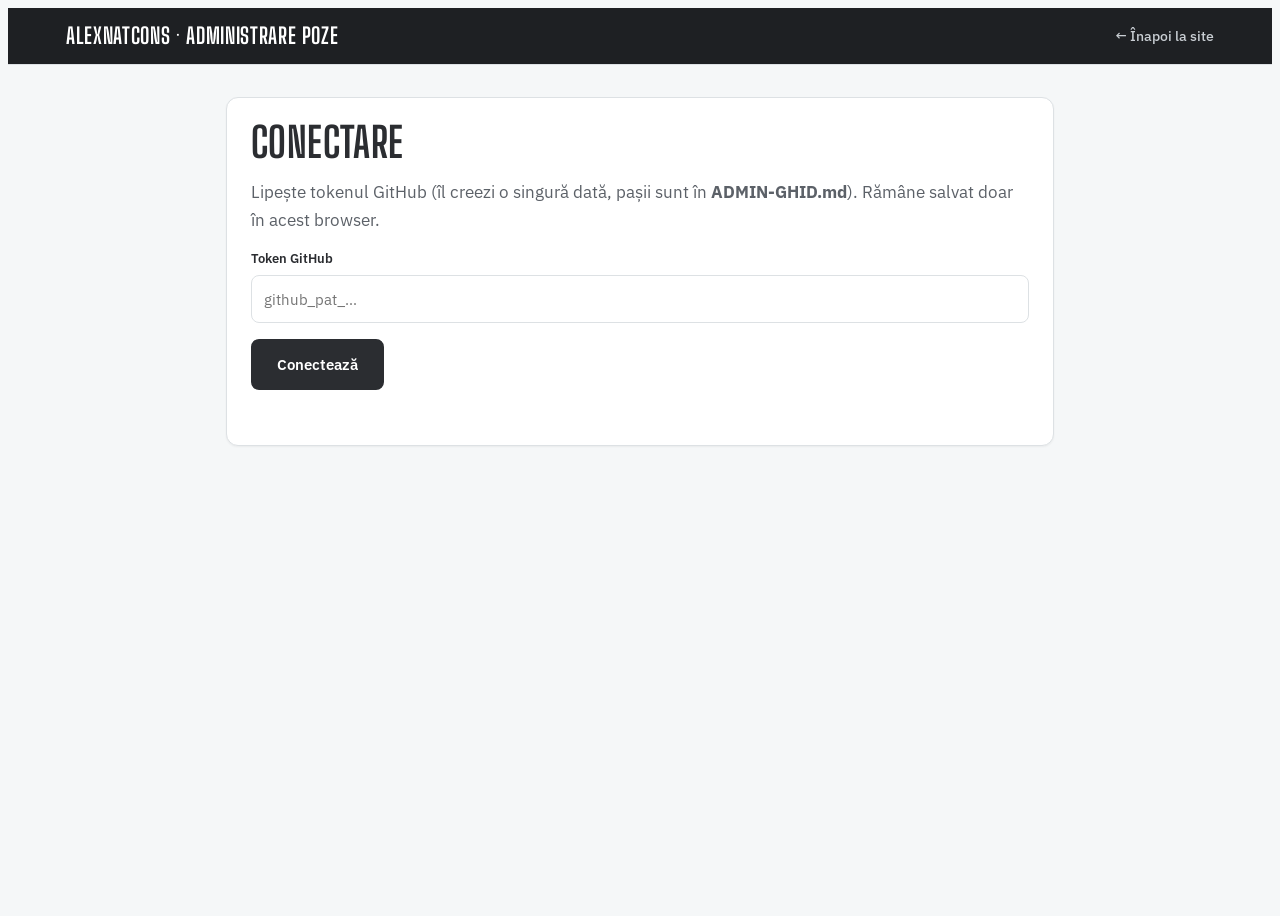
<file: admin.html>
<!doctype html>
<html lang="ro">
<head>
<meta charset="utf-8">
<meta name="viewport" content="width=device-width,initial-scale=1,viewport-fit=cover">
<meta name="robots" content="noindex,nofollow">
<title>Administrare poze — ALEXNATCONS</title>
<link rel="preconnect" href="https://fonts.googleapis.com">
<link rel="preconnect" href="https://fonts.gstatic.com" crossorigin>
<link rel="stylesheet" href="https://fonts.googleapis.com/css2?family=Big+Shoulders+Display:wght@600;800;900&family=IBM+Plex+Sans:wght@400;500;600&family=IBM+Plex+Mono:wght@400;500&display=swap">
<link rel="icon" type="image/png" href="assets/favicon-512.png">
<link rel="stylesheet" href="styles.css">
<link rel="stylesheet" href="admin.css">
</head>
<body class="adm">

<header class="adm-bar">
  <div class="wrap adm-bar-in">
    <strong class="adm-title">ALEXNATCONS · Administrare poze</strong>
    <span class="adm-bar-r">
      <a href="index.html" class="adm-link">← Înapoi la site</a>
      <button type="button" class="adm-link" id="logout" hidden>Deconectare</button>
    </span>
  </div>
</header>

<main class="wrap adm-main">

  <!-- 1. Conectare -->
  <section id="login" class="adm-card" aria-labelledby="login-h">
    <h1 id="login-h">Conectare</h1>
    <p>Lipește tokenul GitHub (îl creezi o singură dată, pașii sunt în <b>ADMIN-GHID.md</b>). Rămâne salvat doar în acest browser.</p>
    <label for="token">Token GitHub</label>
    <input id="token" type="password" autocomplete="off" placeholder="github_pat_…" spellcheck="false">
    <button class="btn" id="connect" type="button">Conectează</button>
    <p class="adm-msg" id="login-msg" role="status"></p>
  </section>

  <!-- 2. Panou -->
  <section id="panel" hidden>
    <div class="adm-tabs" role="group" aria-label="Ce administrezi">
      <button type="button" class="chip" id="tab-gal" aria-pressed="true">Poze lucrări</button>
      <button type="button" class="chip" id="tab-prod" aria-pressed="false">Poze produse (Magazin Piese)</button>
    </div>

    <div id="sec-gal">
    <div class="adm-card">
      <h1>Poze pe site</h1>
      <div class="adm-row">
        <label for="cat">Subcategoria</label>
        <select id="cat"></select>
      </div>

      <div class="adm-drop" id="drop" tabindex="0" role="button" aria-label="Adaugă poze">
        <input id="files" type="file" accept="image/*" multiple hidden>
        <p><b>Trage pozele aici</b> sau apasă pentru a le alege.</p>
        <small>Pozele se micșorează și se comprimă automat. Poți alege mai multe odată.</small>
      </div>
    </div>

    <div class="adm-card">
      <h2 id="list-h">Pozele din categorie</h2>
      <p class="adm-hint">Scrie sub fiecare poză o descriere scurtă (apare pentru Google și pentru cei care nu văd poza). Cu ↑ ↓ schimbi ordinea; prima poză apare prima în card.</p>
      <ul class="adm-list" id="list"></ul>
      <p class="adm-empty" id="empty" hidden>Nu sunt poze în această categorie.</p>
    </div>

    </div>

    <div id="sec-prod" hidden>
      <div class="adm-card">
        <h2>Produs nou</h2>
        <p class="adm-hint">Completează datele, alege (opțional) o poză și apasă „Adaugă produsul”. Apare pe site după „Publică modificările”. Nu se afișează prețuri.</p>
        <div class="adm-grid" id="pnew-fields"></div>
        <label class="adm-lbl">Poză (opțional)<input type="file" id="pnew-file" accept="image/*"></label>
        <div class="adm-btns"><button class="btn sm" id="pnew-add" type="button">Adaugă produsul</button></div>
        <p class="adm-msg" id="pnew-msg" role="status"></p>
      </div>
      <div class="adm-card">
        <h2 id="p-h">Produse în magazin</h2>
        <p class="adm-hint">„Editează” schimbă numele, codul, categoria și descrierea. Cu ↑ ↓ schimbi ordinea în care apar. „Șterge produsul” îl scoate din magazin.</p>
        <ul class="adm-list" id="plist"></ul>
      </div>
    </div>

    <div class="adm-card adm-publish">
      <div>
        <strong id="summary">Nicio modificare.</strong>
        <p class="adm-msg" id="msg" role="status"></p>
      </div>
      <button class="btn" id="publish" type="button" disabled>Publică modificările</button>
    </div>
  </section>

</main>

<script src="admin.js"></script>
</body>
</html>
</file>
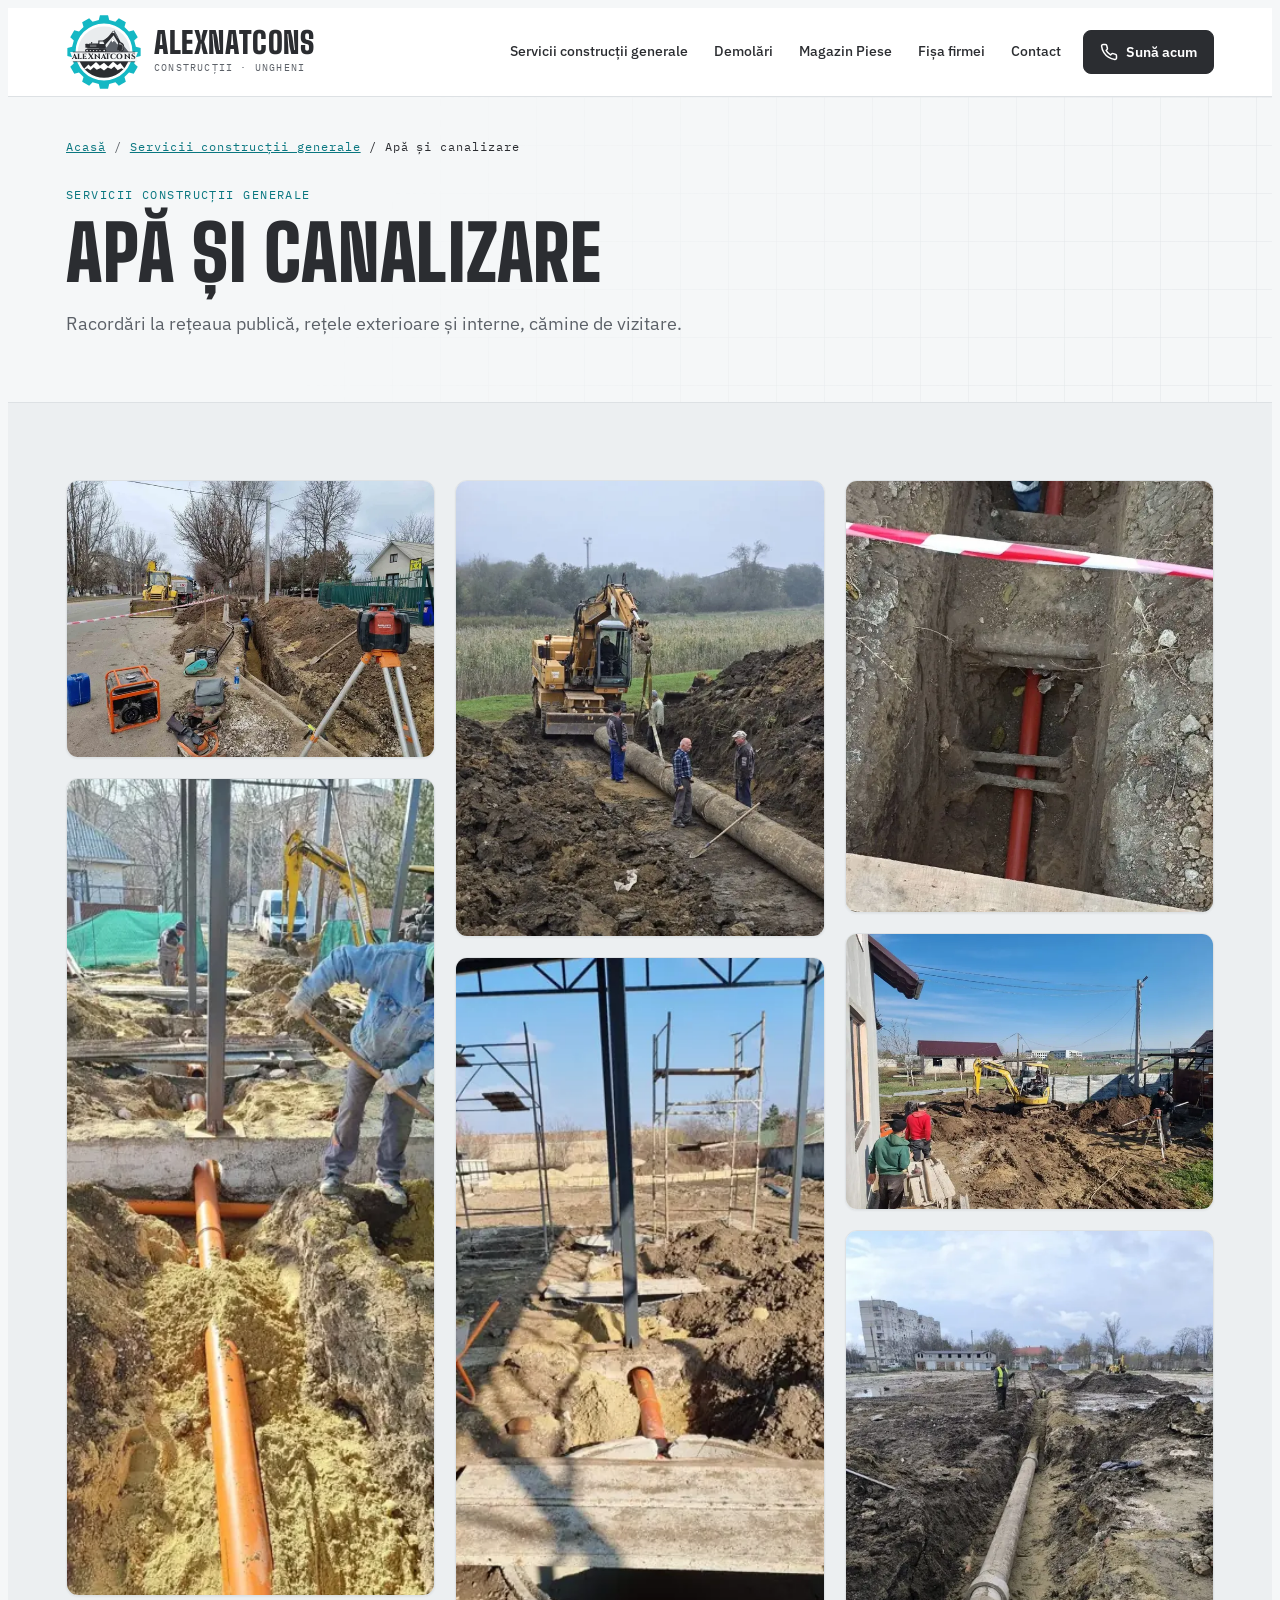
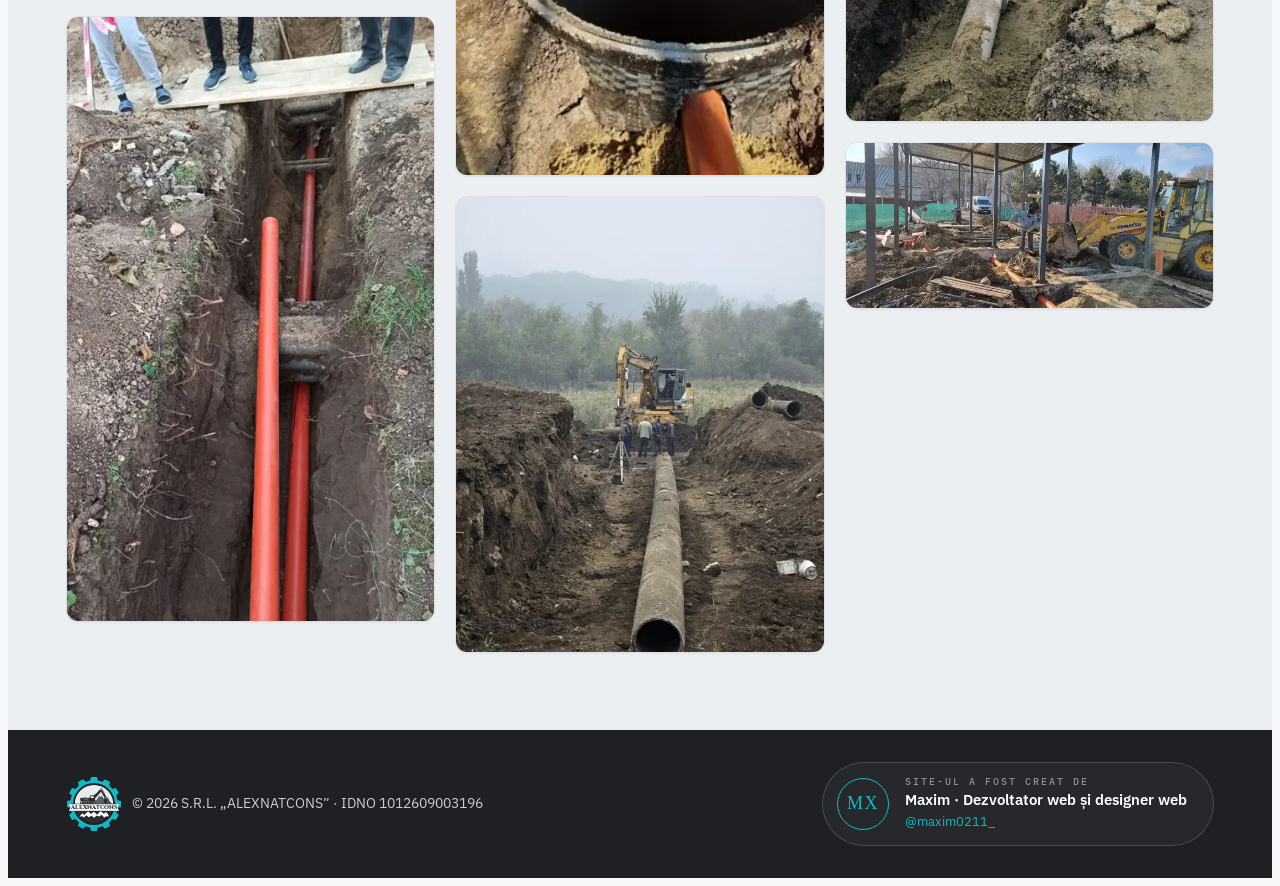
<file: apa-canalizare.html>
<!doctype html>
<html lang="ro">
<head>
<meta charset="utf-8">
<script>document.documentElement.classList.add("js")</script>
<meta name="viewport" content="width=device-width,initial-scale=1,viewport-fit=cover">
<title>Apă și canalizare — ALEXNATCONS Ungheni</title>
<meta name="description" content="Racordări la rețeaua publică, rețele exterioare și interne, cămine de vizitare. ALEXNATCONS SRL, Ungheni.">
<link rel="icon" type="image/png" href="assets/favicon-512.png">
<link rel="apple-touch-icon" href="assets/favicon-512.png">
<link rel="canonical" href="https://alexnatcons.md/apa-canalizare.html">
<meta property="og:type" content="website">
<meta property="og:site_name" content="ALEXNATCONS">
<meta property="og:locale" content="ro_RO">
<meta property="og:title" content="Apă și canalizare — ALEXNATCONS Ungheni">
<meta property="og:description" content="Racordări la rețeaua publică, rețele exterioare și interne, cămine de vizitare. ALEXNATCONS SRL, Ungheni.">
<meta property="og:url" content="https://alexnatcons.md/apa-canalizare.html">
<meta property="og:image" content="https://alexnatcons.md/assets/og-image.jpg">
<meta property="og:image:width" content="1200">
<meta property="og:image:height" content="630">
<meta property="og:image:alt" content="Logo ALEXNATCONS — construcții și demolări, Ungheni">
<meta name="twitter:card" content="summary_large_image">
<meta name="twitter:title" content="Apă și canalizare — ALEXNATCONS Ungheni">
<meta name="twitter:description" content="Racordări la rețeaua publică, rețele exterioare și interne, cămine de vizitare. ALEXNATCONS SRL, Ungheni.">
<meta name="twitter:image" content="https://alexnatcons.md/assets/og-image.jpg">
<link rel="preconnect" href="https://fonts.googleapis.com">
<link rel="preconnect" href="https://fonts.gstatic.com" crossorigin>
<link rel="stylesheet" href="https://fonts.googleapis.com/css2?family=Big+Shoulders+Display:wght@600;800;900&family=IBM+Plex+Sans:wght@400;500;600&family=IBM+Plex+Mono:wght@400;500&display=swap">
<link href="https://fonts.googleapis.com/css2?family=Cinzel:wght@700;800&display=block" rel="stylesheet">
<link rel="stylesheet" href="styles.css">
</head>
<body>
<svg width="0" height="0" style="position:absolute" aria-hidden="true" focusable="false"><symbol id="anc-mark" viewBox="0 0 400 400">
    <defs>
      <clipPath id="mk-top"><path d="M62.2 210 A138 138 0 1 1 337.8 210 Z"/></clipPath>
      <clipPath id="mk-bot"><path d="M68.5 240 A138 138 0 0 0 331.5 240 Z"/></clipPath>
    </defs>

    <!-- 1. ROATA DINȚATĂ (turcoaz) -->
    <path fill="var(--anc-turquoise)" fill-rule="evenodd"
      d="M367.8 172.5 L392.8 178.7 L392.8 221.3 L367.8 227.5 L359.0 260.1 L377.6 278.0 L356.4 314.9 L331.6 307.7 L307.7 331.6 L314.9 356.4 L278.0 377.6 L260.1 359.0 L227.5 367.8 L221.3 392.8 L178.7 392.8 L172.5 367.8 L139.9 359.0 L122.0 377.6 L85.1 356.4 L92.3 331.6 L68.4 307.7 L43.6 314.9 L22.4 278.0 L41.0 260.1 L32.2 227.5 L7.2 221.3 L7.2 178.7 L32.2 172.5 L41.0 139.9 L22.4 122.0 L43.6 85.1 L68.4 92.3 L92.3 68.4 L85.1 43.6 L122.0 22.4 L139.9 41.0 L172.5 32.2 L178.7 7.2 L221.3 7.2 L227.5 32.2 L260.1 41.0 L278.0 22.4 L314.9 43.6 L307.7 68.4 L331.6 92.3 L356.4 85.1 L377.6 122.0 L359.0 139.9 Z M350 200 A150 150 0 1 0 50 200 A150 150 0 1 0 350 200 Z"/>

    <!-- 2. SEMICERCUL DE SUS: cer + munți -->
    <g clip-path="url(#mk-top)">
      <rect x="60" y="60" width="280" height="150" fill="var(--anc-sky)"/>
      <path fill="var(--anc-carbon-2)" d="M150 207 L196 158 L214 176 L246 128 L270 160 L286 146 L336 207 Z"/>
      <path fill="#fff" d="M246 128 L258 146 L250 142 L244 150 L238 140 Z M286 146 L296 158 L289 156 L283 162 L279 154 Z M196 158 L204 167 L198 166 L193 171 L189 165 Z"/>
    </g>

    <!-- 3. EXCAVATORUL (gri carbon) -->
    <g fill="var(--anc-carbon)">
      <!-- braț principal + stick + cupă: ierarhie boom > stick > bucket -->
      <g>
        <path d="M182 168 L198 172 L256 106 L247 89 Z"/>
        <path d="M168 160 L174 154 L230 116 L234 122 L176 164 Z"/>
        <circle cx="190" cy="168" r="4" fill="var(--anc-sky)"/>
        <g>
          <path d="M241 96 L254 88 L290 152 L279 160 Z"/>
          <path d="M248 92 L254 86 L276 124 L270 128 Z" fill="var(--anc-carbon-2)"/>
          <circle cx="249" cy="96" r="4.5" fill="var(--anc-sky)"/>
          <g>
            <path d="M277 150 Q301 145 306 168 Q309 186 299 197 L291 199 L288 193 L281 196 L278 190 L270 191 Q268 178 274 168 Z"/>
            <path d="M283 158 Q298 157 300 172 Q301 183 295 190" fill="none" stroke="var(--anc-sky)" stroke-width="2.4" stroke-linecap="round"/>
            <circle cx="284" cy="156" r="3.5" fill="var(--anc-sky)"/>
          </g>
        </g>
      </g>
      <!-- corp -->
      <rect x="102" y="156" width="14" height="22" rx="3"/>
      <path d="M112 182 L112 160 L124 155 L170 155 L170 140 L199 140 L208 160 L208 182 Z"/>
      <path d="M176 145 L196 145 L202 158 L176 158 Z" fill="var(--anc-sky)"/>
      <path d="M126 164 H160 M126 170 H160" stroke="var(--anc-sky)" stroke-width="2"/>
      <rect x="132" y="148" width="5" height="8" rx="1"/>
      <!-- șenilă -->
      <rect x="100" y="183" width="112" height="19" rx="9.5"/>
      <g fill="var(--anc-sky)">
        <circle cx="111" cy="192.5" r="4.5"/><circle cx="128" cy="192.5" r="3.5"/>
        <circle cx="145" cy="192.5" r="3.5"/><circle cx="162" cy="192.5" r="3.5"/>
        <circle cx="179" cy="192.5" r="3.5"/><circle cx="201" cy="192.5" r="4.5"/>
      </g>
    </g>

    <!-- 4. SEMICERCUL DE JOS: munți albi pe carbon -->
    <g clip-path="url(#mk-bot)">
      <rect x="60" y="236" width="280" height="110" fill="var(--anc-carbon)"/>
      <path fill="#fff" d="M84 300 L118 266 L130 278 L158 252 L178 272 L200 256 L222 276 L248 250 L270 270 L286 258 L318 300 L292 286 L272 296 L254 276 L238 290 L220 282 L200 298 L182 284 L162 294 L146 280 L128 296 L112 286 Z"/>
    </g>

    <!-- 5. BANDA + TEXT (mărite pentru lizibilitate) -->
    <path fill="var(--anc-light)" d="M22 200 H378 L369 225 L378 250 H22 L31 225 Z"/>
    <path d="M38 200 H362" stroke="var(--anc-carbon)" stroke-width="3.5" stroke-linecap="round"/>
    <path d="M38 251 H362" stroke="var(--anc-carbon)" stroke-width="3" stroke-linecap="round"/>
    <text x="200" y="239" text-anchor="middle" font-family="Cinzel, Georgia, serif" font-weight="800" font-size="40" letter-spacing="1" fill="var(--anc-carbon)">ALEXNATCONS</text>
  </symbol></svg>
<header>
  <div class="wrap nav">
    <a class="logo" href="index.html" aria-label="ALEXNATCONS — acasă">
      <svg class="mark" viewBox="0 0 400 400" role="img" aria-label="Logo ALEXNATCONS"><use href="#anc-mark"/></svg>
      <span><b>ALEXNATCONS</b><small>CONSTRUCȚII · UNGHENI</small></span>
    </a>
    <div class="nav-r">
      <nav class="links" id="nav" aria-label="Navigare">
        <a href="index.html#servicii">Servicii construcții generale</a>
        <a href="index.html#demolari">Demolări</a>
        <a href="magazin.html">Magazin Piese</a>
        <a href="fisa-firmei.html">Fișa firmei</a>
        <a href="index.html#contact">Contact</a>
      </nav>
      <a class="call-btn" data-tel href="index.html#contact"><svg viewBox="0 0 24 24" fill="none" stroke="currentColor" stroke-width="2" stroke-linecap="round" stroke-linejoin="round" aria-hidden="true"><path d="M22 16.92v3a2 2 0 0 1-2.18 2 19.79 19.79 0 0 1-8.63-3.07 19.5 19.5 0 0 1-6-6 19.79 19.79 0 0 1-3.07-8.67A2 2 0 0 1 4.11 2h3a2 2 0 0 1 2 1.72c.13.96.36 1.9.7 2.81a2 2 0 0 1-.45 2.11L8.09 9.91a16 16 0 0 0 6 6l1.27-1.27a2 2 0 0 1 2.11-.45c.91.34 1.85.57 2.81.7A2 2 0 0 1 22 16.92z"/></svg><span class="lbl">Sună acum</span></a>
      <button class="menu-btn" id="menuBtn" type="button" aria-label="Deschide meniul" aria-expanded="false" aria-controls="nav"><svg viewBox="0 0 24 24" fill="none" stroke="currentColor" stroke-width="2" stroke-linecap="round" aria-hidden="true"><path d="M4 7h16M4 12h16M4 17h16"/></svg></button>
    </div>
  </div>
</header>

<main id="top">
  <section class="page-hero">
    <div class="wrap">
      <nav class="crumbs" aria-label="Breadcrumb">
        <ol><li><a href="index.html">Acasă</a></li><li><a href="index.html#servicii">Servicii construcții generale</a></li><li aria-current="page">Apă și canalizare</li></ol>
      </nav>
      <div class="eyebrow">Servicii construcții generale</div>
      <h1>Apă și canalizare</h1>
      <p class="lead">Racordări la rețeaua publică, rețele exterioare și interne, cămine de vizitare.</p>
    </div>
  </section>

  <section class="catalog" aria-label="Galerie Apă și canalizare">
    <div class="wrap">
      <div class="gallery" id="galerie" data-gallery="apa-canalizare"></div>
    </div>
  </section>
</main>

<footer>
  <div class="wrap">
    <span class="foot-brand"><svg class="mark" viewBox="0 0 400 400" aria-hidden="true"><use href="#anc-mark"/></svg>© 2026 S.R.L. „ALEXNATCONS” · IDNO 1012609003196</span>
    <a class="credit" href="https://www.instagram.com/maxim0211_/" target="_blank" rel="noopener" aria-label="Site-ul a fost creat de Maxim, dezvoltator web și designer web, pe Instagram">
      <span class="credit-mx" aria-hidden="true">MX</span>
      <span class="credit-t"><small>Site-ul a fost creat de</small><b>Maxim · Dezvoltator web și designer web</b><em>@maxim0211_</em></span>
    </a>
  </div>
</footer>

<script src="site.js"></script>
</body>
</html>
</file>
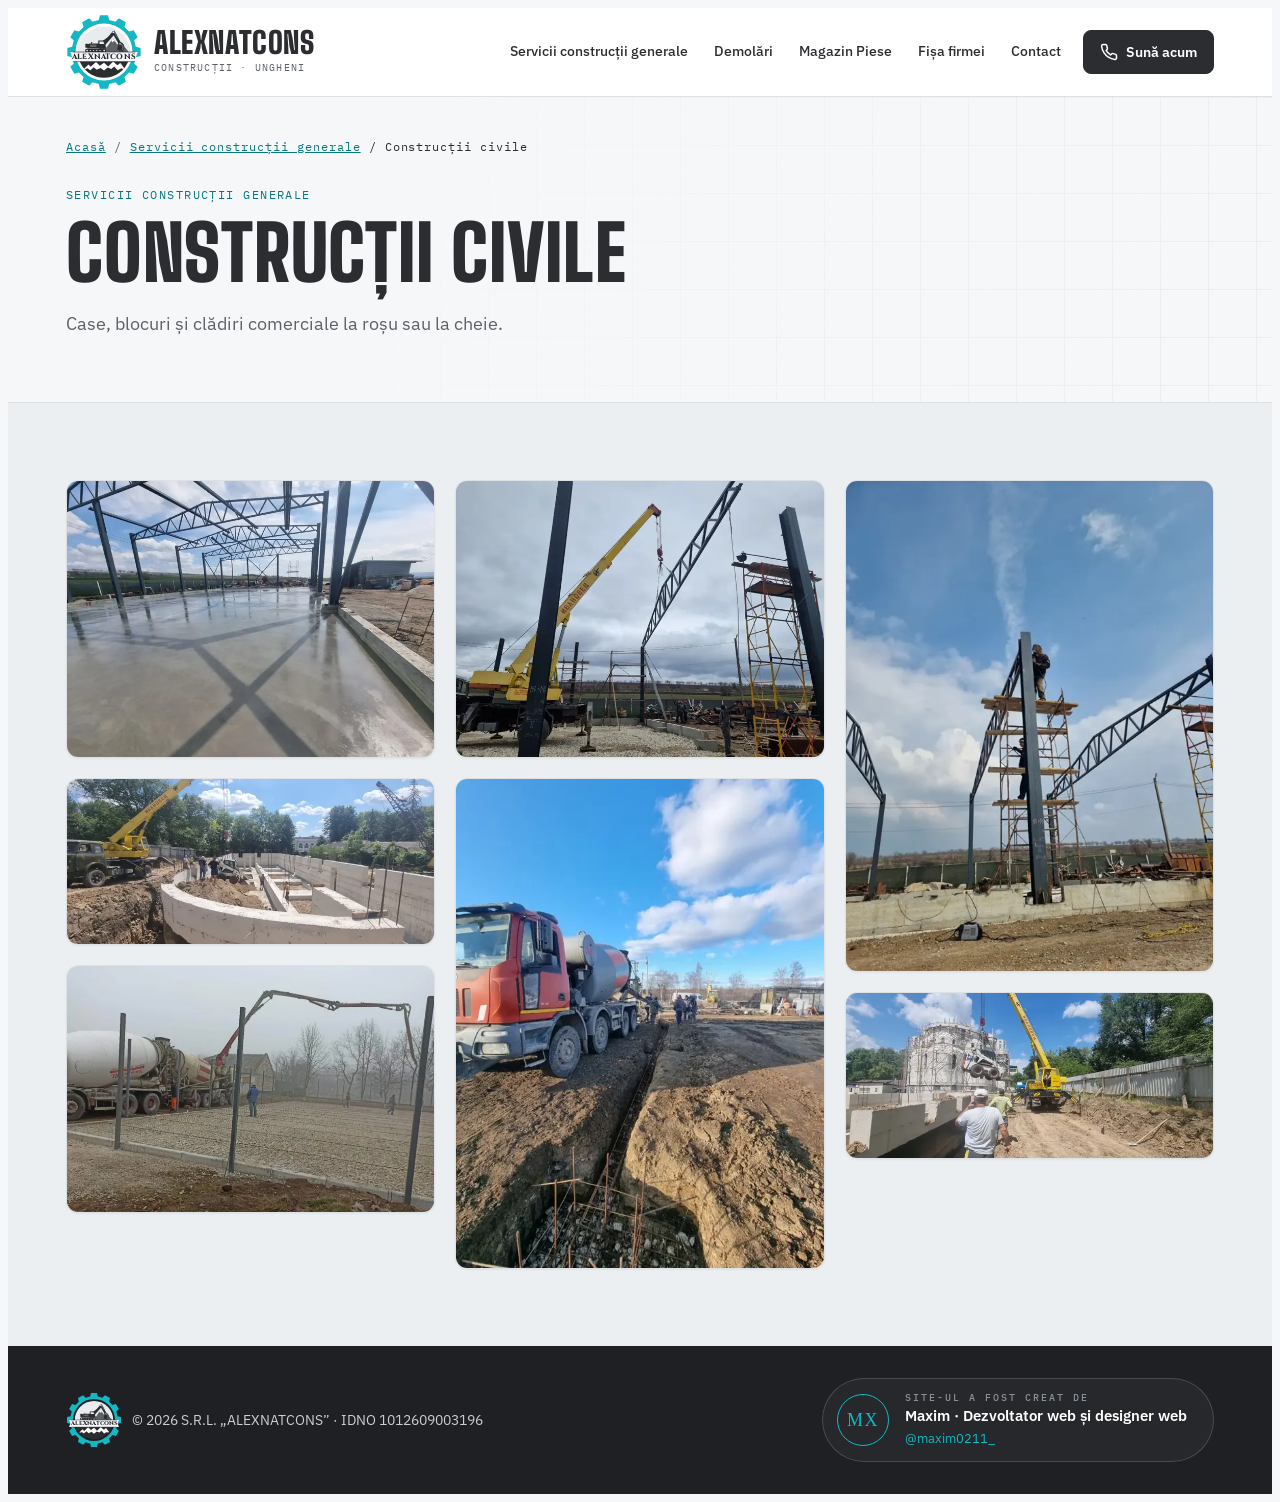
<file: constructii-civile.html>
<!doctype html>
<html lang="ro">
<head>
<meta charset="utf-8">
<script>document.documentElement.classList.add("js")</script>
<meta name="viewport" content="width=device-width,initial-scale=1,viewport-fit=cover">
<title>Construcții civile — ALEXNATCONS Ungheni</title>
<meta name="description" content="Case, blocuri și clădiri comerciale la roșu sau la cheie. ALEXNATCONS SRL, Ungheni.">
<link rel="icon" type="image/png" href="assets/favicon-512.png">
<link rel="apple-touch-icon" href="assets/favicon-512.png">
<link rel="canonical" href="https://alexnatcons.md/constructii-civile.html">
<meta property="og:type" content="website">
<meta property="og:site_name" content="ALEXNATCONS">
<meta property="og:locale" content="ro_RO">
<meta property="og:title" content="Construcții civile — ALEXNATCONS Ungheni">
<meta property="og:description" content="Case, blocuri și clădiri comerciale la roșu sau la cheie. ALEXNATCONS SRL, Ungheni.">
<meta property="og:url" content="https://alexnatcons.md/constructii-civile.html">
<meta property="og:image" content="https://alexnatcons.md/assets/og-image.jpg">
<meta property="og:image:width" content="1200">
<meta property="og:image:height" content="630">
<meta property="og:image:alt" content="Logo ALEXNATCONS — construcții și demolări, Ungheni">
<meta name="twitter:card" content="summary_large_image">
<meta name="twitter:title" content="Construcții civile — ALEXNATCONS Ungheni">
<meta name="twitter:description" content="Case, blocuri și clădiri comerciale la roșu sau la cheie. ALEXNATCONS SRL, Ungheni.">
<meta name="twitter:image" content="https://alexnatcons.md/assets/og-image.jpg">
<link rel="preconnect" href="https://fonts.googleapis.com">
<link rel="preconnect" href="https://fonts.gstatic.com" crossorigin>
<link rel="stylesheet" href="https://fonts.googleapis.com/css2?family=Big+Shoulders+Display:wght@600;800;900&family=IBM+Plex+Sans:wght@400;500;600&family=IBM+Plex+Mono:wght@400;500&display=swap">
<link href="https://fonts.googleapis.com/css2?family=Cinzel:wght@700;800&display=block" rel="stylesheet">
<link rel="stylesheet" href="styles.css">
</head>
<body>
<svg width="0" height="0" style="position:absolute" aria-hidden="true" focusable="false"><symbol id="anc-mark" viewBox="0 0 400 400">
    <defs>
      <clipPath id="mk-top"><path d="M62.2 210 A138 138 0 1 1 337.8 210 Z"/></clipPath>
      <clipPath id="mk-bot"><path d="M68.5 240 A138 138 0 0 0 331.5 240 Z"/></clipPath>
    </defs>

    <!-- 1. ROATA DINȚATĂ (turcoaz) -->
    <path fill="var(--anc-turquoise)" fill-rule="evenodd"
      d="M367.8 172.5 L392.8 178.7 L392.8 221.3 L367.8 227.5 L359.0 260.1 L377.6 278.0 L356.4 314.9 L331.6 307.7 L307.7 331.6 L314.9 356.4 L278.0 377.6 L260.1 359.0 L227.5 367.8 L221.3 392.8 L178.7 392.8 L172.5 367.8 L139.9 359.0 L122.0 377.6 L85.1 356.4 L92.3 331.6 L68.4 307.7 L43.6 314.9 L22.4 278.0 L41.0 260.1 L32.2 227.5 L7.2 221.3 L7.2 178.7 L32.2 172.5 L41.0 139.9 L22.4 122.0 L43.6 85.1 L68.4 92.3 L92.3 68.4 L85.1 43.6 L122.0 22.4 L139.9 41.0 L172.5 32.2 L178.7 7.2 L221.3 7.2 L227.5 32.2 L260.1 41.0 L278.0 22.4 L314.9 43.6 L307.7 68.4 L331.6 92.3 L356.4 85.1 L377.6 122.0 L359.0 139.9 Z M350 200 A150 150 0 1 0 50 200 A150 150 0 1 0 350 200 Z"/>

    <!-- 2. SEMICERCUL DE SUS: cer + munți -->
    <g clip-path="url(#mk-top)">
      <rect x="60" y="60" width="280" height="150" fill="var(--anc-sky)"/>
      <path fill="var(--anc-carbon-2)" d="M150 207 L196 158 L214 176 L246 128 L270 160 L286 146 L336 207 Z"/>
      <path fill="#fff" d="M246 128 L258 146 L250 142 L244 150 L238 140 Z M286 146 L296 158 L289 156 L283 162 L279 154 Z M196 158 L204 167 L198 166 L193 171 L189 165 Z"/>
    </g>

    <!-- 3. EXCAVATORUL (gri carbon) -->
    <g fill="var(--anc-carbon)">
      <!-- braț principal + stick + cupă: ierarhie boom > stick > bucket -->
      <g>
        <path d="M182 168 L198 172 L256 106 L247 89 Z"/>
        <path d="M168 160 L174 154 L230 116 L234 122 L176 164 Z"/>
        <circle cx="190" cy="168" r="4" fill="var(--anc-sky)"/>
        <g>
          <path d="M241 96 L254 88 L290 152 L279 160 Z"/>
          <path d="M248 92 L254 86 L276 124 L270 128 Z" fill="var(--anc-carbon-2)"/>
          <circle cx="249" cy="96" r="4.5" fill="var(--anc-sky)"/>
          <g>
            <path d="M277 150 Q301 145 306 168 Q309 186 299 197 L291 199 L288 193 L281 196 L278 190 L270 191 Q268 178 274 168 Z"/>
            <path d="M283 158 Q298 157 300 172 Q301 183 295 190" fill="none" stroke="var(--anc-sky)" stroke-width="2.4" stroke-linecap="round"/>
            <circle cx="284" cy="156" r="3.5" fill="var(--anc-sky)"/>
          </g>
        </g>
      </g>
      <!-- corp -->
      <rect x="102" y="156" width="14" height="22" rx="3"/>
      <path d="M112 182 L112 160 L124 155 L170 155 L170 140 L199 140 L208 160 L208 182 Z"/>
      <path d="M176 145 L196 145 L202 158 L176 158 Z" fill="var(--anc-sky)"/>
      <path d="M126 164 H160 M126 170 H160" stroke="var(--anc-sky)" stroke-width="2"/>
      <rect x="132" y="148" width="5" height="8" rx="1"/>
      <!-- șenilă -->
      <rect x="100" y="183" width="112" height="19" rx="9.5"/>
      <g fill="var(--anc-sky)">
        <circle cx="111" cy="192.5" r="4.5"/><circle cx="128" cy="192.5" r="3.5"/>
        <circle cx="145" cy="192.5" r="3.5"/><circle cx="162" cy="192.5" r="3.5"/>
        <circle cx="179" cy="192.5" r="3.5"/><circle cx="201" cy="192.5" r="4.5"/>
      </g>
    </g>

    <!-- 4. SEMICERCUL DE JOS: munți albi pe carbon -->
    <g clip-path="url(#mk-bot)">
      <rect x="60" y="236" width="280" height="110" fill="var(--anc-carbon)"/>
      <path fill="#fff" d="M84 300 L118 266 L130 278 L158 252 L178 272 L200 256 L222 276 L248 250 L270 270 L286 258 L318 300 L292 286 L272 296 L254 276 L238 290 L220 282 L200 298 L182 284 L162 294 L146 280 L128 296 L112 286 Z"/>
    </g>

    <!-- 5. BANDA + TEXT (mărite pentru lizibilitate) -->
    <path fill="var(--anc-light)" d="M22 200 H378 L369 225 L378 250 H22 L31 225 Z"/>
    <path d="M38 200 H362" stroke="var(--anc-carbon)" stroke-width="3.5" stroke-linecap="round"/>
    <path d="M38 251 H362" stroke="var(--anc-carbon)" stroke-width="3" stroke-linecap="round"/>
    <text x="200" y="239" text-anchor="middle" font-family="Cinzel, Georgia, serif" font-weight="800" font-size="40" letter-spacing="1" fill="var(--anc-carbon)">ALEXNATCONS</text>
  </symbol></svg>
<header>
  <div class="wrap nav">
    <a class="logo" href="index.html" aria-label="ALEXNATCONS — acasă">
      <svg class="mark" viewBox="0 0 400 400" role="img" aria-label="Logo ALEXNATCONS"><use href="#anc-mark"/></svg>
      <span><b>ALEXNATCONS</b><small>CONSTRUCȚII · UNGHENI</small></span>
    </a>
    <div class="nav-r">
      <nav class="links" id="nav" aria-label="Navigare">
        <a href="index.html#servicii">Servicii construcții generale</a>
        <a href="index.html#demolari">Demolări</a>
        <a href="magazin.html">Magazin Piese</a>
        <a href="fisa-firmei.html">Fișa firmei</a>
        <a href="index.html#contact">Contact</a>
      </nav>
      <a class="call-btn" data-tel href="index.html#contact"><svg viewBox="0 0 24 24" fill="none" stroke="currentColor" stroke-width="2" stroke-linecap="round" stroke-linejoin="round" aria-hidden="true"><path d="M22 16.92v3a2 2 0 0 1-2.18 2 19.79 19.79 0 0 1-8.63-3.07 19.5 19.5 0 0 1-6-6 19.79 19.79 0 0 1-3.07-8.67A2 2 0 0 1 4.11 2h3a2 2 0 0 1 2 1.72c.13.96.36 1.9.7 2.81a2 2 0 0 1-.45 2.11L8.09 9.91a16 16 0 0 0 6 6l1.27-1.27a2 2 0 0 1 2.11-.45c.91.34 1.85.57 2.81.7A2 2 0 0 1 22 16.92z"/></svg><span class="lbl">Sună acum</span></a>
      <button class="menu-btn" id="menuBtn" type="button" aria-label="Deschide meniul" aria-expanded="false" aria-controls="nav"><svg viewBox="0 0 24 24" fill="none" stroke="currentColor" stroke-width="2" stroke-linecap="round" aria-hidden="true"><path d="M4 7h16M4 12h16M4 17h16"/></svg></button>
    </div>
  </div>
</header>

<main id="top">
  <section class="page-hero">
    <div class="wrap">
      <nav class="crumbs" aria-label="Breadcrumb">
        <ol><li><a href="index.html">Acasă</a></li><li><a href="index.html#servicii">Servicii construcții generale</a></li><li aria-current="page">Construcții civile</li></ol>
      </nav>
      <div class="eyebrow">Servicii construcții generale</div>
      <h1>Construcții civile</h1>
      <p class="lead">Case, blocuri și clădiri comerciale la roșu sau la cheie.</p>
    </div>
  </section>

  <section class="catalog" aria-label="Galerie Construcții civile">
    <div class="wrap">
      <div class="gallery" id="galerie" data-gallery="constructii-civile"></div>
    </div>
  </section>
</main>

<footer>
  <div class="wrap">
    <span class="foot-brand"><svg class="mark" viewBox="0 0 400 400" aria-hidden="true"><use href="#anc-mark"/></svg>© 2026 S.R.L. „ALEXNATCONS” · IDNO 1012609003196</span>
    <a class="credit" href="https://www.instagram.com/maxim0211_/" target="_blank" rel="noopener" aria-label="Site-ul a fost creat de Maxim, dezvoltator web și designer web, pe Instagram">
      <span class="credit-mx" aria-hidden="true">MX</span>
      <span class="credit-t"><small>Site-ul a fost creat de</small><b>Maxim · Dezvoltator web și designer web</b><em>@maxim0211_</em></span>
    </a>
  </div>
</footer>

<script src="site.js"></script>
</body>
</html>
</file>
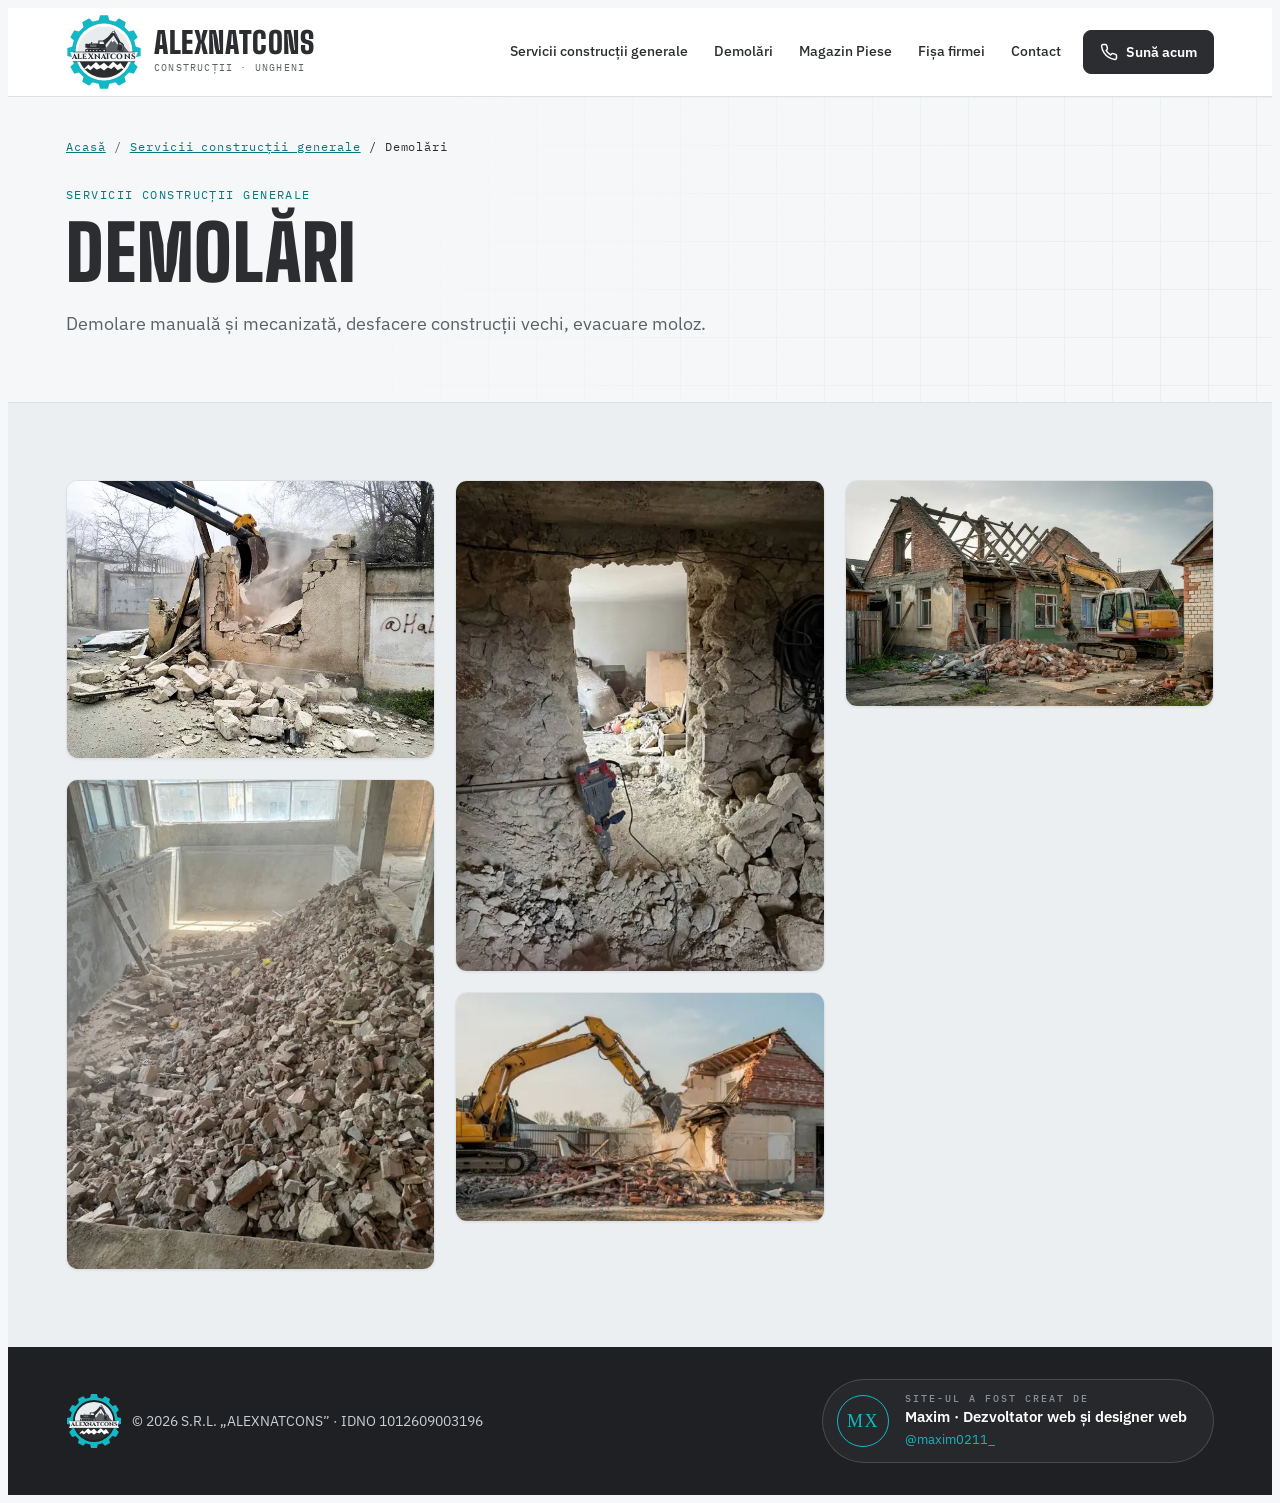
<file: demolari.html>
<!doctype html>
<html lang="ro">
<head>
<meta charset="utf-8">
<script>document.documentElement.classList.add("js")</script>
<meta name="viewport" content="width=device-width,initial-scale=1,viewport-fit=cover">
<title>Demolări — ALEXNATCONS Ungheni</title>
<meta name="description" content="Demolare manuală și mecanizată, desfacere construcții vechi, evacuare moloz. ALEXNATCONS SRL, Ungheni.">
<link rel="icon" type="image/png" href="assets/favicon-512.png">
<link rel="apple-touch-icon" href="assets/favicon-512.png">
<link rel="canonical" href="https://alexnatcons.md/demolari.html">
<meta property="og:type" content="website">
<meta property="og:site_name" content="ALEXNATCONS">
<meta property="og:locale" content="ro_RO">
<meta property="og:title" content="Demolări — ALEXNATCONS Ungheni">
<meta property="og:description" content="Demolare manuală și mecanizată, desfacere construcții vechi, evacuare moloz. ALEXNATCONS SRL, Ungheni.">
<meta property="og:url" content="https://alexnatcons.md/demolari.html">
<meta property="og:image" content="https://alexnatcons.md/assets/og-image.jpg">
<meta property="og:image:width" content="1200">
<meta property="og:image:height" content="630">
<meta property="og:image:alt" content="Logo ALEXNATCONS — construcții și demolări, Ungheni">
<meta name="twitter:card" content="summary_large_image">
<meta name="twitter:title" content="Demolări — ALEXNATCONS Ungheni">
<meta name="twitter:description" content="Demolare manuală și mecanizată, desfacere construcții vechi, evacuare moloz. ALEXNATCONS SRL, Ungheni.">
<meta name="twitter:image" content="https://alexnatcons.md/assets/og-image.jpg">
<link rel="preconnect" href="https://fonts.googleapis.com">
<link rel="preconnect" href="https://fonts.gstatic.com" crossorigin>
<link rel="stylesheet" href="https://fonts.googleapis.com/css2?family=Big+Shoulders+Display:wght@600;800;900&family=IBM+Plex+Sans:wght@400;500;600&family=IBM+Plex+Mono:wght@400;500&display=swap">
<link href="https://fonts.googleapis.com/css2?family=Cinzel:wght@700;800&display=block" rel="stylesheet">
<link rel="stylesheet" href="styles.css">
</head>
<body>
<svg width="0" height="0" style="position:absolute" aria-hidden="true" focusable="false"><symbol id="anc-mark" viewBox="0 0 400 400">
    <defs>
      <clipPath id="mk-top"><path d="M62.2 210 A138 138 0 1 1 337.8 210 Z"/></clipPath>
      <clipPath id="mk-bot"><path d="M68.5 240 A138 138 0 0 0 331.5 240 Z"/></clipPath>
    </defs>

    <!-- 1. ROATA DINȚATĂ (turcoaz) -->
    <path fill="var(--anc-turquoise)" fill-rule="evenodd"
      d="M367.8 172.5 L392.8 178.7 L392.8 221.3 L367.8 227.5 L359.0 260.1 L377.6 278.0 L356.4 314.9 L331.6 307.7 L307.7 331.6 L314.9 356.4 L278.0 377.6 L260.1 359.0 L227.5 367.8 L221.3 392.8 L178.7 392.8 L172.5 367.8 L139.9 359.0 L122.0 377.6 L85.1 356.4 L92.3 331.6 L68.4 307.7 L43.6 314.9 L22.4 278.0 L41.0 260.1 L32.2 227.5 L7.2 221.3 L7.2 178.7 L32.2 172.5 L41.0 139.9 L22.4 122.0 L43.6 85.1 L68.4 92.3 L92.3 68.4 L85.1 43.6 L122.0 22.4 L139.9 41.0 L172.5 32.2 L178.7 7.2 L221.3 7.2 L227.5 32.2 L260.1 41.0 L278.0 22.4 L314.9 43.6 L307.7 68.4 L331.6 92.3 L356.4 85.1 L377.6 122.0 L359.0 139.9 Z M350 200 A150 150 0 1 0 50 200 A150 150 0 1 0 350 200 Z"/>

    <!-- 2. SEMICERCUL DE SUS: cer + munți -->
    <g clip-path="url(#mk-top)">
      <rect x="60" y="60" width="280" height="150" fill="var(--anc-sky)"/>
      <path fill="var(--anc-carbon-2)" d="M150 207 L196 158 L214 176 L246 128 L270 160 L286 146 L336 207 Z"/>
      <path fill="#fff" d="M246 128 L258 146 L250 142 L244 150 L238 140 Z M286 146 L296 158 L289 156 L283 162 L279 154 Z M196 158 L204 167 L198 166 L193 171 L189 165 Z"/>
    </g>

    <!-- 3. EXCAVATORUL (gri carbon) -->
    <g fill="var(--anc-carbon)">
      <!-- braț principal + stick + cupă: ierarhie boom > stick > bucket -->
      <g>
        <path d="M182 168 L198 172 L256 106 L247 89 Z"/>
        <path d="M168 160 L174 154 L230 116 L234 122 L176 164 Z"/>
        <circle cx="190" cy="168" r="4" fill="var(--anc-sky)"/>
        <g>
          <path d="M241 96 L254 88 L290 152 L279 160 Z"/>
          <path d="M248 92 L254 86 L276 124 L270 128 Z" fill="var(--anc-carbon-2)"/>
          <circle cx="249" cy="96" r="4.5" fill="var(--anc-sky)"/>
          <g>
            <path d="M277 150 Q301 145 306 168 Q309 186 299 197 L291 199 L288 193 L281 196 L278 190 L270 191 Q268 178 274 168 Z"/>
            <path d="M283 158 Q298 157 300 172 Q301 183 295 190" fill="none" stroke="var(--anc-sky)" stroke-width="2.4" stroke-linecap="round"/>
            <circle cx="284" cy="156" r="3.5" fill="var(--anc-sky)"/>
          </g>
        </g>
      </g>
      <!-- corp -->
      <rect x="102" y="156" width="14" height="22" rx="3"/>
      <path d="M112 182 L112 160 L124 155 L170 155 L170 140 L199 140 L208 160 L208 182 Z"/>
      <path d="M176 145 L196 145 L202 158 L176 158 Z" fill="var(--anc-sky)"/>
      <path d="M126 164 H160 M126 170 H160" stroke="var(--anc-sky)" stroke-width="2"/>
      <rect x="132" y="148" width="5" height="8" rx="1"/>
      <!-- șenilă -->
      <rect x="100" y="183" width="112" height="19" rx="9.5"/>
      <g fill="var(--anc-sky)">
        <circle cx="111" cy="192.5" r="4.5"/><circle cx="128" cy="192.5" r="3.5"/>
        <circle cx="145" cy="192.5" r="3.5"/><circle cx="162" cy="192.5" r="3.5"/>
        <circle cx="179" cy="192.5" r="3.5"/><circle cx="201" cy="192.5" r="4.5"/>
      </g>
    </g>

    <!-- 4. SEMICERCUL DE JOS: munți albi pe carbon -->
    <g clip-path="url(#mk-bot)">
      <rect x="60" y="236" width="280" height="110" fill="var(--anc-carbon)"/>
      <path fill="#fff" d="M84 300 L118 266 L130 278 L158 252 L178 272 L200 256 L222 276 L248 250 L270 270 L286 258 L318 300 L292 286 L272 296 L254 276 L238 290 L220 282 L200 298 L182 284 L162 294 L146 280 L128 296 L112 286 Z"/>
    </g>

    <!-- 5. BANDA + TEXT (mărite pentru lizibilitate) -->
    <path fill="var(--anc-light)" d="M22 200 H378 L369 225 L378 250 H22 L31 225 Z"/>
    <path d="M38 200 H362" stroke="var(--anc-carbon)" stroke-width="3.5" stroke-linecap="round"/>
    <path d="M38 251 H362" stroke="var(--anc-carbon)" stroke-width="3" stroke-linecap="round"/>
    <text x="200" y="239" text-anchor="middle" font-family="Cinzel, Georgia, serif" font-weight="800" font-size="40" letter-spacing="1" fill="var(--anc-carbon)">ALEXNATCONS</text>
  </symbol></svg>
<header>
  <div class="wrap nav">
    <a class="logo" href="index.html" aria-label="ALEXNATCONS — acasă">
      <svg class="mark" viewBox="0 0 400 400" role="img" aria-label="Logo ALEXNATCONS"><use href="#anc-mark"/></svg>
      <span><b>ALEXNATCONS</b><small>CONSTRUCȚII · UNGHENI</small></span>
    </a>
    <div class="nav-r">
      <nav class="links" id="nav" aria-label="Navigare">
        <a href="index.html#servicii">Servicii construcții generale</a>
        <a href="index.html#demolari">Demolări</a>
        <a href="magazin.html">Magazin Piese</a>
        <a href="fisa-firmei.html">Fișa firmei</a>
        <a href="index.html#contact">Contact</a>
      </nav>
      <a class="call-btn" data-tel href="index.html#contact"><svg viewBox="0 0 24 24" fill="none" stroke="currentColor" stroke-width="2" stroke-linecap="round" stroke-linejoin="round" aria-hidden="true"><path d="M22 16.92v3a2 2 0 0 1-2.18 2 19.79 19.79 0 0 1-8.63-3.07 19.5 19.5 0 0 1-6-6 19.79 19.79 0 0 1-3.07-8.67A2 2 0 0 1 4.11 2h3a2 2 0 0 1 2 1.72c.13.96.36 1.9.7 2.81a2 2 0 0 1-.45 2.11L8.09 9.91a16 16 0 0 0 6 6l1.27-1.27a2 2 0 0 1 2.11-.45c.91.34 1.85.57 2.81.7A2 2 0 0 1 22 16.92z"/></svg><span class="lbl">Sună acum</span></a>
      <button class="menu-btn" id="menuBtn" type="button" aria-label="Deschide meniul" aria-expanded="false" aria-controls="nav"><svg viewBox="0 0 24 24" fill="none" stroke="currentColor" stroke-width="2" stroke-linecap="round" aria-hidden="true"><path d="M4 7h16M4 12h16M4 17h16"/></svg></button>
    </div>
  </div>
</header>

<main id="top">
  <section class="page-hero">
    <div class="wrap">
      <nav class="crumbs" aria-label="Breadcrumb">
        <ol><li><a href="index.html">Acasă</a></li><li><a href="index.html#servicii">Servicii construcții generale</a></li><li aria-current="page">Demolări</li></ol>
      </nav>
      <div class="eyebrow">Servicii construcții generale</div>
      <h1>Demolări</h1>
      <p class="lead">Demolare manuală și mecanizată, desfacere construcții vechi, evacuare moloz.</p>
    </div>
  </section>

  <section class="catalog" aria-label="Galerie Demolări">
    <div class="wrap">
      <div class="gallery" id="galerie" data-gallery="demolari"></div>
    </div>
  </section>
</main>

<footer>
  <div class="wrap">
    <span class="foot-brand"><svg class="mark" viewBox="0 0 400 400" aria-hidden="true"><use href="#anc-mark"/></svg>© 2026 S.R.L. „ALEXNATCONS” · IDNO 1012609003196</span>
    <a class="credit" href="https://www.instagram.com/maxim0211_/" target="_blank" rel="noopener" aria-label="Site-ul a fost creat de Maxim, dezvoltator web și designer web, pe Instagram">
      <span class="credit-mx" aria-hidden="true">MX</span>
      <span class="credit-t"><small>Site-ul a fost creat de</small><b>Maxim · Dezvoltator web și designer web</b><em>@maxim0211_</em></span>
    </a>
  </div>
</footer>

<script src="site.js"></script>
</body>
</html>
</file>
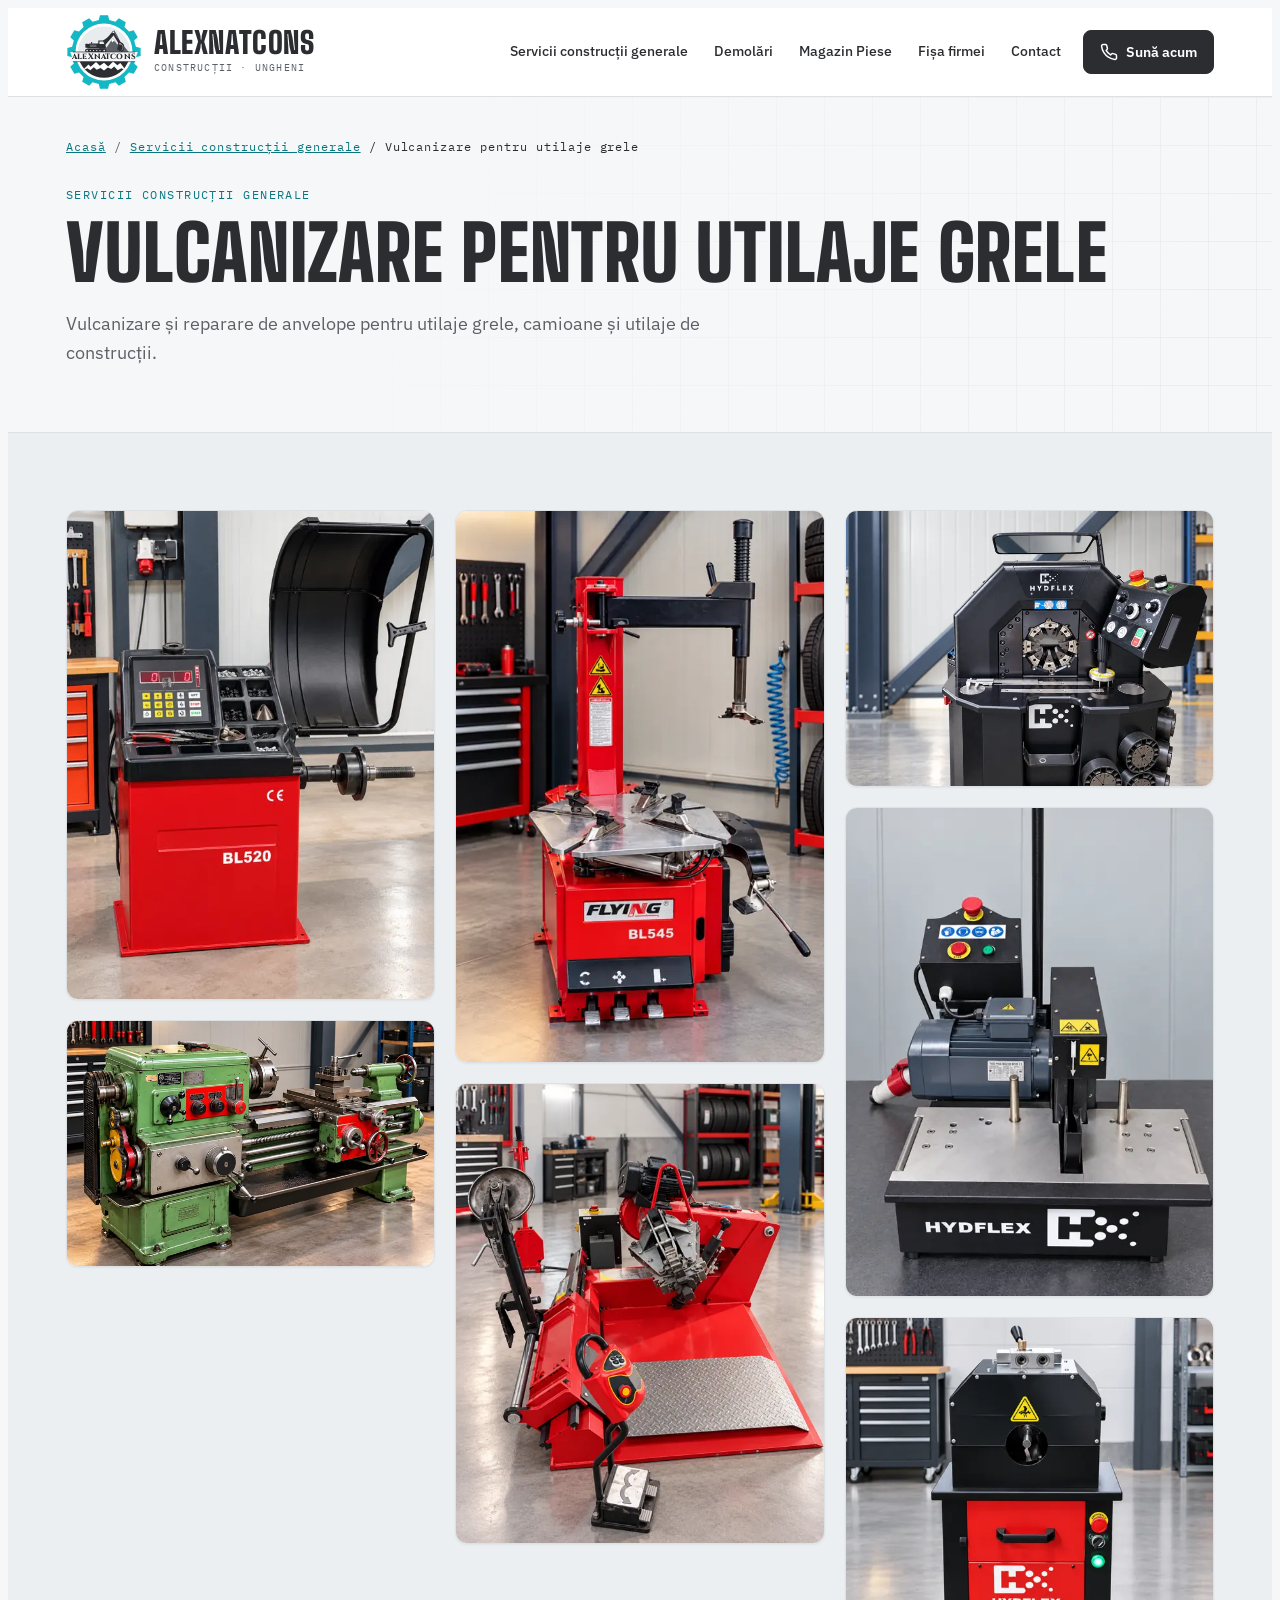
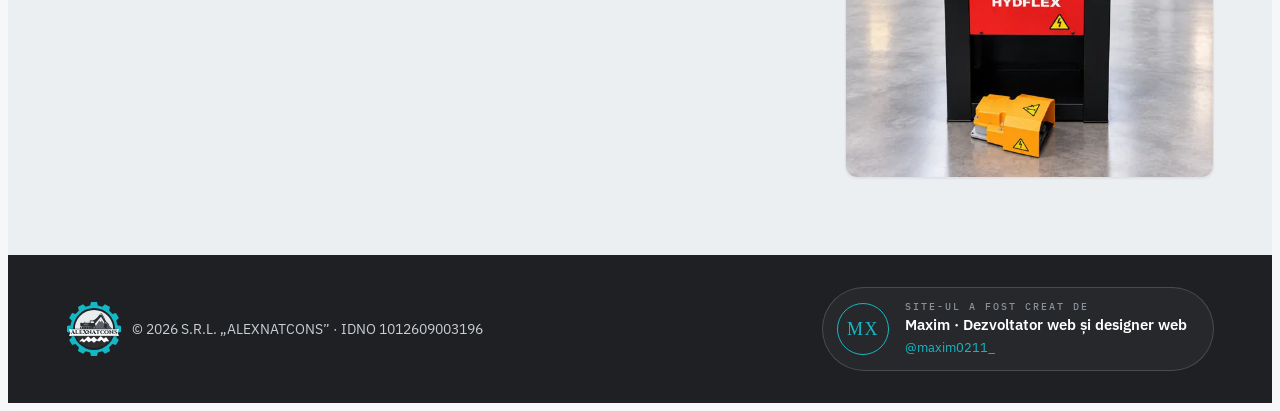
<file: dispozitive-vulcanizare.html>
<!doctype html>
<html lang="ro">
<head>
<meta charset="utf-8">
<script>document.documentElement.classList.add("js")</script>
<meta name="viewport" content="width=device-width,initial-scale=1,viewport-fit=cover">
<title>Vulcanizare pentru utilaje grele — ALEXNATCONS Ungheni</title>
<meta name="description" content="Vulcanizare pentru utilaje grele: reparare de anvelope pentru camioane și utilaje de construcții — ALEXNATCONS SRL, Ungheni.">
<link rel="icon" type="image/png" href="assets/favicon-512.png">
<link rel="apple-touch-icon" href="assets/favicon-512.png">
<link rel="canonical" href="https://alexnatcons.md/dispozitive-vulcanizare.html">
<meta property="og:type" content="website">
<meta property="og:site_name" content="ALEXNATCONS">
<meta property="og:locale" content="ro_RO">
<meta property="og:title" content="Vulcanizare pentru utilaje grele — ALEXNATCONS Ungheni">
<meta property="og:description" content="Vulcanizare pentru utilaje grele: reparare de anvelope pentru camioane și utilaje de construcții — ALEXNATCONS SRL, Ungheni.">
<meta property="og:url" content="https://alexnatcons.md/dispozitive-vulcanizare.html">
<meta property="og:image" content="https://alexnatcons.md/assets/og-image.jpg">
<meta property="og:image:width" content="1200">
<meta property="og:image:height" content="630">
<meta property="og:image:alt" content="Logo ALEXNATCONS — construcții și demolări, Ungheni">
<meta name="twitter:card" content="summary_large_image">
<meta name="twitter:title" content="Vulcanizare pentru utilaje grele — ALEXNATCONS Ungheni">
<meta name="twitter:description" content="Vulcanizare pentru utilaje grele: reparare de anvelope pentru camioane și utilaje de construcții — ALEXNATCONS SRL, Ungheni.">
<meta name="twitter:image" content="https://alexnatcons.md/assets/og-image.jpg">
<link rel="preconnect" href="https://fonts.googleapis.com">
<link rel="preconnect" href="https://fonts.gstatic.com" crossorigin>
<link rel="stylesheet" href="https://fonts.googleapis.com/css2?family=Big+Shoulders+Display:wght@600;800;900&family=IBM+Plex+Sans:wght@400;500;600&family=IBM+Plex+Mono:wght@400;500&display=swap">
<link href="https://fonts.googleapis.com/css2?family=Cinzel:wght@700;800&display=block" rel="stylesheet">
<link rel="stylesheet" href="styles.css">
</head>
<body>
<svg width="0" height="0" style="position:absolute" aria-hidden="true" focusable="false"><symbol id="anc-mark" viewBox="0 0 400 400">
    <defs>
      <clipPath id="mk-top"><path d="M62.2 210 A138 138 0 1 1 337.8 210 Z"/></clipPath>
      <clipPath id="mk-bot"><path d="M68.5 240 A138 138 0 0 0 331.5 240 Z"/></clipPath>
    </defs>

    <!-- 1. ROATA DINȚATĂ (turcoaz) -->
    <path fill="var(--anc-turquoise)" fill-rule="evenodd"
      d="M367.8 172.5 L392.8 178.7 L392.8 221.3 L367.8 227.5 L359.0 260.1 L377.6 278.0 L356.4 314.9 L331.6 307.7 L307.7 331.6 L314.9 356.4 L278.0 377.6 L260.1 359.0 L227.5 367.8 L221.3 392.8 L178.7 392.8 L172.5 367.8 L139.9 359.0 L122.0 377.6 L85.1 356.4 L92.3 331.6 L68.4 307.7 L43.6 314.9 L22.4 278.0 L41.0 260.1 L32.2 227.5 L7.2 221.3 L7.2 178.7 L32.2 172.5 L41.0 139.9 L22.4 122.0 L43.6 85.1 L68.4 92.3 L92.3 68.4 L85.1 43.6 L122.0 22.4 L139.9 41.0 L172.5 32.2 L178.7 7.2 L221.3 7.2 L227.5 32.2 L260.1 41.0 L278.0 22.4 L314.9 43.6 L307.7 68.4 L331.6 92.3 L356.4 85.1 L377.6 122.0 L359.0 139.9 Z M350 200 A150 150 0 1 0 50 200 A150 150 0 1 0 350 200 Z"/>

    <!-- 2. SEMICERCUL DE SUS: cer + munți -->
    <g clip-path="url(#mk-top)">
      <rect x="60" y="60" width="280" height="150" fill="var(--anc-sky)"/>
      <path fill="var(--anc-carbon-2)" d="M150 207 L196 158 L214 176 L246 128 L270 160 L286 146 L336 207 Z"/>
      <path fill="#fff" d="M246 128 L258 146 L250 142 L244 150 L238 140 Z M286 146 L296 158 L289 156 L283 162 L279 154 Z M196 158 L204 167 L198 166 L193 171 L189 165 Z"/>
    </g>

    <!-- 3. EXCAVATORUL (gri carbon) -->
    <g fill="var(--anc-carbon)">
      <!-- braț principal + stick + cupă: ierarhie boom > stick > bucket -->
      <g>
        <path d="M182 168 L198 172 L256 106 L247 89 Z"/>
        <path d="M168 160 L174 154 L230 116 L234 122 L176 164 Z"/>
        <circle cx="190" cy="168" r="4" fill="var(--anc-sky)"/>
        <g>
          <path d="M241 96 L254 88 L290 152 L279 160 Z"/>
          <path d="M248 92 L254 86 L276 124 L270 128 Z" fill="var(--anc-carbon-2)"/>
          <circle cx="249" cy="96" r="4.5" fill="var(--anc-sky)"/>
          <g>
            <path d="M277 150 Q301 145 306 168 Q309 186 299 197 L291 199 L288 193 L281 196 L278 190 L270 191 Q268 178 274 168 Z"/>
            <path d="M283 158 Q298 157 300 172 Q301 183 295 190" fill="none" stroke="var(--anc-sky)" stroke-width="2.4" stroke-linecap="round"/>
            <circle cx="284" cy="156" r="3.5" fill="var(--anc-sky)"/>
          </g>
        </g>
      </g>
      <!-- corp -->
      <rect x="102" y="156" width="14" height="22" rx="3"/>
      <path d="M112 182 L112 160 L124 155 L170 155 L170 140 L199 140 L208 160 L208 182 Z"/>
      <path d="M176 145 L196 145 L202 158 L176 158 Z" fill="var(--anc-sky)"/>
      <path d="M126 164 H160 M126 170 H160" stroke="var(--anc-sky)" stroke-width="2"/>
      <rect x="132" y="148" width="5" height="8" rx="1"/>
      <!-- șenilă -->
      <rect x="100" y="183" width="112" height="19" rx="9.5"/>
      <g fill="var(--anc-sky)">
        <circle cx="111" cy="192.5" r="4.5"/><circle cx="128" cy="192.5" r="3.5"/>
        <circle cx="145" cy="192.5" r="3.5"/><circle cx="162" cy="192.5" r="3.5"/>
        <circle cx="179" cy="192.5" r="3.5"/><circle cx="201" cy="192.5" r="4.5"/>
      </g>
    </g>

    <!-- 4. SEMICERCUL DE JOS: munți albi pe carbon -->
    <g clip-path="url(#mk-bot)">
      <rect x="60" y="236" width="280" height="110" fill="var(--anc-carbon)"/>
      <path fill="#fff" d="M84 300 L118 266 L130 278 L158 252 L178 272 L200 256 L222 276 L248 250 L270 270 L286 258 L318 300 L292 286 L272 296 L254 276 L238 290 L220 282 L200 298 L182 284 L162 294 L146 280 L128 296 L112 286 Z"/>
    </g>

    <!-- 5. BANDA + TEXT (mărite pentru lizibilitate) -->
    <path fill="var(--anc-light)" d="M22 200 H378 L369 225 L378 250 H22 L31 225 Z"/>
    <path d="M38 200 H362" stroke="var(--anc-carbon)" stroke-width="3.5" stroke-linecap="round"/>
    <path d="M38 251 H362" stroke="var(--anc-carbon)" stroke-width="3" stroke-linecap="round"/>
    <text x="200" y="239" text-anchor="middle" font-family="Cinzel, Georgia, serif" font-weight="800" font-size="40" letter-spacing="1" fill="var(--anc-carbon)">ALEXNATCONS</text>
  </symbol></svg>
<header>
  <div class="wrap nav">
    <a class="logo" href="index.html" aria-label="ALEXNATCONS — acasă">
      <svg class="mark" viewBox="0 0 400 400" role="img" aria-label="Logo ALEXNATCONS"><use href="#anc-mark"/></svg>
      <span><b>ALEXNATCONS</b><small>CONSTRUCȚII · UNGHENI</small></span>
    </a>
    <div class="nav-r">
      <nav class="links" id="nav" aria-label="Navigare">
        <a href="index.html#servicii">Servicii construcții generale</a>
        <a href="index.html#demolari">Demolări</a>
        <a href="magazin.html">Magazin Piese</a>
        <a href="fisa-firmei.html">Fișa firmei</a>
        <a href="index.html#contact">Contact</a>
      </nav>
      <a class="call-btn" data-tel href="index.html#contact"><svg viewBox="0 0 24 24" fill="none" stroke="currentColor" stroke-width="2" stroke-linecap="round" stroke-linejoin="round" aria-hidden="true"><path d="M22 16.92v3a2 2 0 0 1-2.18 2 19.79 19.79 0 0 1-8.63-3.07 19.5 19.5 0 0 1-6-6 19.79 19.79 0 0 1-3.07-8.67A2 2 0 0 1 4.11 2h3a2 2 0 0 1 2 1.72c.13.96.36 1.9.7 2.81a2 2 0 0 1-.45 2.11L8.09 9.91a16 16 0 0 0 6 6l1.27-1.27a2 2 0 0 1 2.11-.45c.91.34 1.85.57 2.81.7A2 2 0 0 1 22 16.92z"/></svg><span class="lbl">Sună acum</span></a>
      <button class="menu-btn" id="menuBtn" type="button" aria-label="Deschide meniul" aria-expanded="false" aria-controls="nav"><svg viewBox="0 0 24 24" fill="none" stroke="currentColor" stroke-width="2" stroke-linecap="round" aria-hidden="true"><path d="M4 7h16M4 12h16M4 17h16"/></svg></button>
    </div>
  </div>
</header>

<main id="top">
  <section class="page-hero">
    <div class="wrap">
      <nav class="crumbs" aria-label="Breadcrumb">
        <ol><li><a href="index.html">Acasă</a></li><li><a href="index.html#servicii">Servicii construcții generale</a></li><li aria-current="page">Vulcanizare pentru utilaje grele</li></ol>
      </nav>
      <div class="eyebrow">Servicii construcții generale</div>
      <h1>Vulcanizare pentru utilaje grele</h1>
      <p class="lead">Vulcanizare și reparare de anvelope pentru utilaje grele, camioane și utilaje de construcții.</p>
    </div>
  </section>

  <section class="catalog" aria-label="Vulcanizare pentru utilaje grele">
    <div class="wrap">
      <div class="gallery" id="galerie" data-gallery="dispozitive-vulcanizare"></div>
    </div>
  </section>
</main>

<footer>
  <div class="wrap">
    <span class="foot-brand"><svg class="mark" viewBox="0 0 400 400" aria-hidden="true"><use href="#anc-mark"/></svg>© 2026 S.R.L. „ALEXNATCONS” · IDNO 1012609003196</span>
    <a class="credit" href="https://www.instagram.com/maxim0211_/" target="_blank" rel="noopener" aria-label="Site-ul a fost creat de Maxim, dezvoltator web și designer web, pe Instagram">
      <span class="credit-mx" aria-hidden="true">MX</span>
      <span class="credit-t"><small>Site-ul a fost creat de</small><b>Maxim · Dezvoltator web și designer web</b><em>@maxim0211_</em></span>
    </a>
  </div>
</footer>

<script src="site.js"></script>
</body>
</html>
</file>
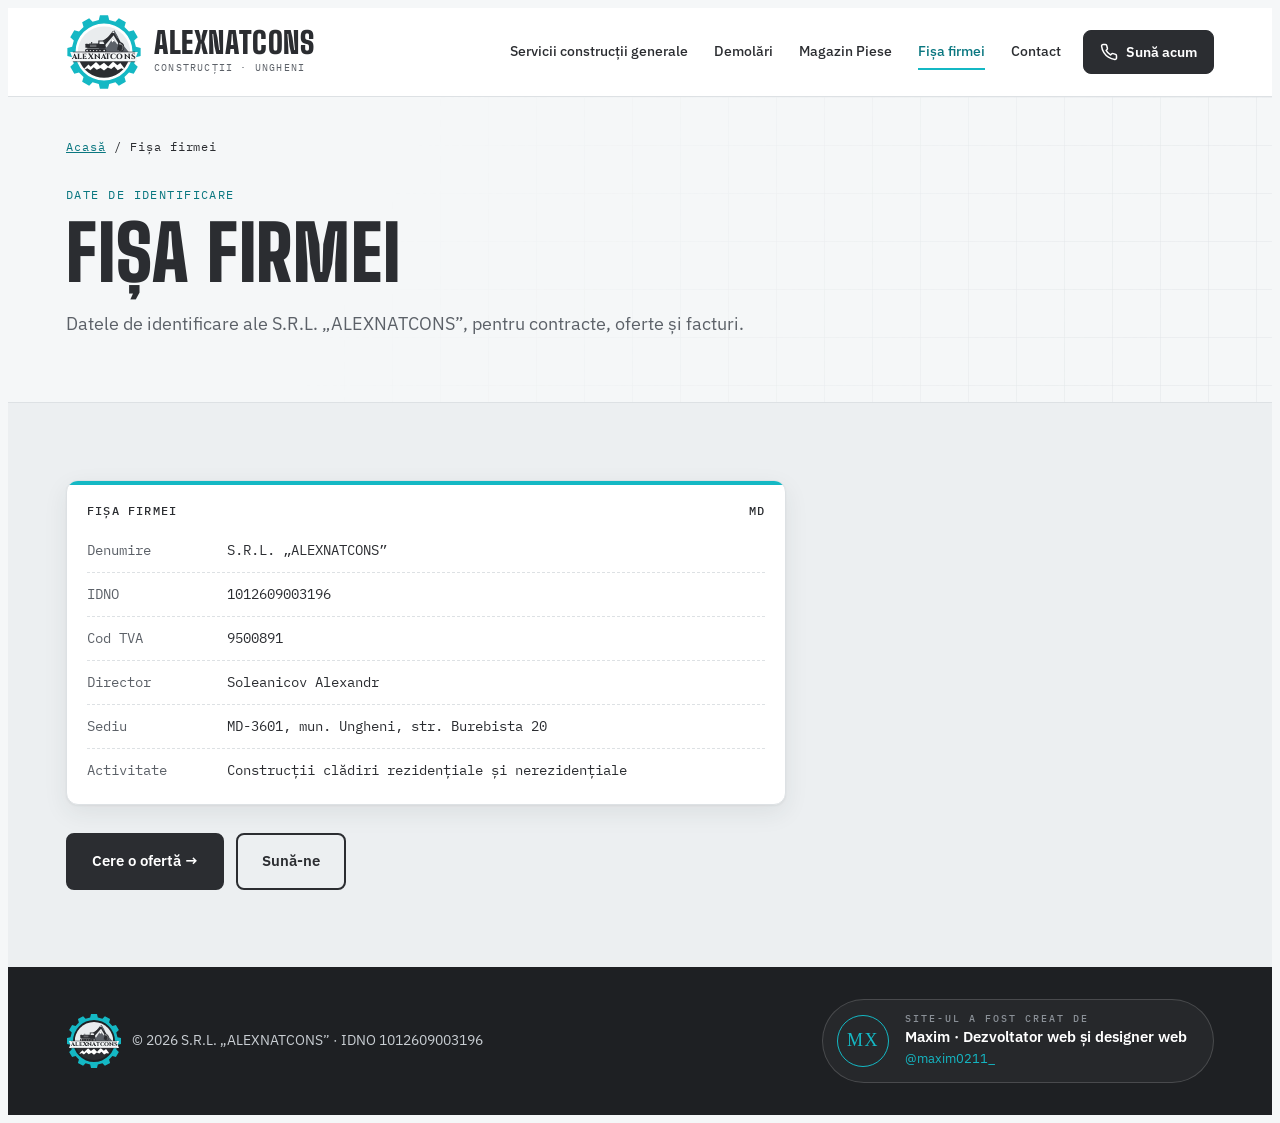
<file: fisa-firmei.html>
<!doctype html>
<html lang="ro">
<head>
<meta charset="utf-8">
<script>document.documentElement.classList.add("js")</script>
<meta name="viewport" content="width=device-width,initial-scale=1,viewport-fit=cover">
<title>Fișa firmei — ALEXNATCONS Ungheni</title>
<meta name="description" content="Fișa firmei S.R.L. ALEXNATCONS: denumire, IDNO, cod TVA, director, sediu în Ungheni și domeniul de activitate.">
<link rel="icon" type="image/png" href="assets/favicon-512.png">
<link rel="apple-touch-icon" href="assets/favicon-512.png">
<link rel="canonical" href="https://alexnatcons.md/fisa-firmei.html">
<meta property="og:type" content="website">
<meta property="og:site_name" content="ALEXNATCONS">
<meta property="og:locale" content="ro_RO">
<meta property="og:title" content="Fișa firmei — ALEXNATCONS Ungheni">
<meta property="og:description" content="Fișa firmei S.R.L. ALEXNATCONS: denumire, IDNO, cod TVA, director, sediu în Ungheni și domeniul de activitate.">
<meta property="og:url" content="https://alexnatcons.md/fisa-firmei.html">
<meta property="og:image" content="https://alexnatcons.md/assets/og-image.jpg">
<meta property="og:image:width" content="1200">
<meta property="og:image:height" content="630">
<meta property="og:image:alt" content="Logo ALEXNATCONS — construcții și demolări, Ungheni">
<meta name="twitter:card" content="summary_large_image">
<meta name="twitter:title" content="Fișa firmei — ALEXNATCONS Ungheni">
<meta name="twitter:description" content="Fișa firmei S.R.L. ALEXNATCONS: denumire, IDNO, cod TVA, director, sediu în Ungheni și domeniul de activitate.">
<meta name="twitter:image" content="https://alexnatcons.md/assets/og-image.jpg">
<link rel="preconnect" href="https://fonts.googleapis.com">
<link rel="preconnect" href="https://fonts.gstatic.com" crossorigin>
<link rel="stylesheet" href="https://fonts.googleapis.com/css2?family=Big+Shoulders+Display:wght@600;800;900&family=IBM+Plex+Sans:wght@400;500;600&family=IBM+Plex+Mono:wght@400;500&display=swap">
<link href="https://fonts.googleapis.com/css2?family=Cinzel:wght@700;800&display=block" rel="stylesheet">
<link rel="stylesheet" href="styles.css">
</head>
<body>
<svg width="0" height="0" style="position:absolute" aria-hidden="true" focusable="false"><symbol id="anc-mark" viewBox="0 0 400 400">
    <defs>
      <clipPath id="mk-top"><path d="M62.2 210 A138 138 0 1 1 337.8 210 Z"/></clipPath>
      <clipPath id="mk-bot"><path d="M68.5 240 A138 138 0 0 0 331.5 240 Z"/></clipPath>
    </defs>

    <!-- 1. ROATA DINȚATĂ (turcoaz) -->
    <path fill="var(--anc-turquoise)" fill-rule="evenodd"
      d="M367.8 172.5 L392.8 178.7 L392.8 221.3 L367.8 227.5 L359.0 260.1 L377.6 278.0 L356.4 314.9 L331.6 307.7 L307.7 331.6 L314.9 356.4 L278.0 377.6 L260.1 359.0 L227.5 367.8 L221.3 392.8 L178.7 392.8 L172.5 367.8 L139.9 359.0 L122.0 377.6 L85.1 356.4 L92.3 331.6 L68.4 307.7 L43.6 314.9 L22.4 278.0 L41.0 260.1 L32.2 227.5 L7.2 221.3 L7.2 178.7 L32.2 172.5 L41.0 139.9 L22.4 122.0 L43.6 85.1 L68.4 92.3 L92.3 68.4 L85.1 43.6 L122.0 22.4 L139.9 41.0 L172.5 32.2 L178.7 7.2 L221.3 7.2 L227.5 32.2 L260.1 41.0 L278.0 22.4 L314.9 43.6 L307.7 68.4 L331.6 92.3 L356.4 85.1 L377.6 122.0 L359.0 139.9 Z M350 200 A150 150 0 1 0 50 200 A150 150 0 1 0 350 200 Z"/>

    <!-- 2. SEMICERCUL DE SUS: cer + munți -->
    <g clip-path="url(#mk-top)">
      <rect x="60" y="60" width="280" height="150" fill="var(--anc-sky)"/>
      <path fill="var(--anc-carbon-2)" d="M150 207 L196 158 L214 176 L246 128 L270 160 L286 146 L336 207 Z"/>
      <path fill="#fff" d="M246 128 L258 146 L250 142 L244 150 L238 140 Z M286 146 L296 158 L289 156 L283 162 L279 154 Z M196 158 L204 167 L198 166 L193 171 L189 165 Z"/>
    </g>

    <!-- 3. EXCAVATORUL (gri carbon) -->
    <g fill="var(--anc-carbon)">
      <!-- braț principal + stick + cupă: ierarhie boom > stick > bucket -->
      <g>
        <path d="M182 168 L198 172 L256 106 L247 89 Z"/>
        <path d="M168 160 L174 154 L230 116 L234 122 L176 164 Z"/>
        <circle cx="190" cy="168" r="4" fill="var(--anc-sky)"/>
        <g>
          <path d="M241 96 L254 88 L290 152 L279 160 Z"/>
          <path d="M248 92 L254 86 L276 124 L270 128 Z" fill="var(--anc-carbon-2)"/>
          <circle cx="249" cy="96" r="4.5" fill="var(--anc-sky)"/>
          <g>
            <path d="M277 150 Q301 145 306 168 Q309 186 299 197 L291 199 L288 193 L281 196 L278 190 L270 191 Q268 178 274 168 Z"/>
            <path d="M283 158 Q298 157 300 172 Q301 183 295 190" fill="none" stroke="var(--anc-sky)" stroke-width="2.4" stroke-linecap="round"/>
            <circle cx="284" cy="156" r="3.5" fill="var(--anc-sky)"/>
          </g>
        </g>
      </g>
      <!-- corp -->
      <rect x="102" y="156" width="14" height="22" rx="3"/>
      <path d="M112 182 L112 160 L124 155 L170 155 L170 140 L199 140 L208 160 L208 182 Z"/>
      <path d="M176 145 L196 145 L202 158 L176 158 Z" fill="var(--anc-sky)"/>
      <path d="M126 164 H160 M126 170 H160" stroke="var(--anc-sky)" stroke-width="2"/>
      <rect x="132" y="148" width="5" height="8" rx="1"/>
      <!-- șenilă -->
      <rect x="100" y="183" width="112" height="19" rx="9.5"/>
      <g fill="var(--anc-sky)">
        <circle cx="111" cy="192.5" r="4.5"/><circle cx="128" cy="192.5" r="3.5"/>
        <circle cx="145" cy="192.5" r="3.5"/><circle cx="162" cy="192.5" r="3.5"/>
        <circle cx="179" cy="192.5" r="3.5"/><circle cx="201" cy="192.5" r="4.5"/>
      </g>
    </g>

    <!-- 4. SEMICERCUL DE JOS: munți albi pe carbon -->
    <g clip-path="url(#mk-bot)">
      <rect x="60" y="236" width="280" height="110" fill="var(--anc-carbon)"/>
      <path fill="#fff" d="M84 300 L118 266 L130 278 L158 252 L178 272 L200 256 L222 276 L248 250 L270 270 L286 258 L318 300 L292 286 L272 296 L254 276 L238 290 L220 282 L200 298 L182 284 L162 294 L146 280 L128 296 L112 286 Z"/>
    </g>

    <!-- 5. BANDA + TEXT (mărite pentru lizibilitate) -->
    <path fill="var(--anc-light)" d="M22 200 H378 L369 225 L378 250 H22 L31 225 Z"/>
    <path d="M38 200 H362" stroke="var(--anc-carbon)" stroke-width="3.5" stroke-linecap="round"/>
    <path d="M38 251 H362" stroke="var(--anc-carbon)" stroke-width="3" stroke-linecap="round"/>
    <text x="200" y="239" text-anchor="middle" font-family="Cinzel, Georgia, serif" font-weight="800" font-size="40" letter-spacing="1" fill="var(--anc-carbon)">ALEXNATCONS</text>
  </symbol></svg>
<header>
  <div class="wrap nav">
    <a class="logo" href="index.html" aria-label="ALEXNATCONS — acasă">
      <svg class="mark" viewBox="0 0 400 400" role="img" aria-label="Logo ALEXNATCONS"><use href="#anc-mark"/></svg>
      <span><b>ALEXNATCONS</b><small>CONSTRUCȚII · UNGHENI</small></span>
    </a>
    <div class="nav-r">
      <nav class="links" id="nav" aria-label="Navigare">
        <a href="index.html#servicii">Servicii construcții generale</a>
        <a href="index.html#demolari">Demolări</a>
        <a href="magazin.html">Magazin Piese</a>
        <a href="fisa-firmei.html" aria-current="page">Fișa firmei</a>
        <a href="index.html#contact">Contact</a>
      </nav>
      <a class="call-btn" data-tel href="index.html#contact"><svg viewBox="0 0 24 24" fill="none" stroke="currentColor" stroke-width="2" stroke-linecap="round" stroke-linejoin="round" aria-hidden="true"><path d="M22 16.92v3a2 2 0 0 1-2.18 2 19.79 19.79 0 0 1-8.63-3.07 19.5 19.5 0 0 1-6-6 19.79 19.79 0 0 1-3.07-8.67A2 2 0 0 1 4.11 2h3a2 2 0 0 1 2 1.72c.13.96.36 1.9.7 2.81a2 2 0 0 1-.45 2.11L8.09 9.91a16 16 0 0 0 6 6l1.27-1.27a2 2 0 0 1 2.11-.45c.91.34 1.85.57 2.81.7A2 2 0 0 1 22 16.92z"/></svg><span class="lbl">Sună acum</span></a>
      <button class="menu-btn" id="menuBtn" type="button" aria-label="Deschide meniul" aria-expanded="false" aria-controls="nav"><svg viewBox="0 0 24 24" fill="none" stroke="currentColor" stroke-width="2" stroke-linecap="round" aria-hidden="true"><path d="M4 7h16M4 12h16M4 17h16"/></svg></button>
    </div>
  </div>
</header>

<main id="top">
  <section class="page-hero">
    <div class="wrap">
      <nav class="crumbs" aria-label="Breadcrumb">
        <ol><li><a href="index.html">Acasă</a></li><li aria-current="page">Fișa firmei</li></ol>
      </nav>
      <div class="eyebrow">Date de identificare</div>
      <h1>Fișa firmei</h1>
      <p class="lead">Datele de identificare ale S.R.L. „ALEXNATCONS”, pentru contracte, oferte și facturi.</p>
    </div>
  </section>

  <section class="catalog" aria-label="Fișa firmei">
    <div class="wrap">
      <aside class="spec fisa" aria-label="Date firmă">
        <header><span>Fișa firmei</span><span>MD</span></header>
        <dl>
          <div><dt>Denumire</dt><dd>S.R.L. „ALEXNATCONS”</dd></div>
          <div><dt>IDNO</dt><dd>1012609003196</dd></div>
          <div><dt>Cod TVA</dt><dd>9500891</dd></div>
          <div><dt>Director</dt><dd>Soleanicov Alexandr</dd></div>
          <div><dt>Sediu</dt><dd>MD-3601, mun. Ungheni, str. Burebista 20</dd></div>
          <div><dt>Activitate</dt><dd>Construcții clădiri rezidențiale și nerezidențiale</dd></div>
        </dl>
      </aside>
      <div class="fisa-actions">
        <a class="btn" href="index.html#contact">Cere o ofertă →</a>
        <a class="btn ghost" data-tel href="index.html#contact">Sună-ne</a>
      </div>
    </div>
  </section>
</main>

<footer>
  <div class="wrap">
    <span class="foot-brand"><svg class="mark" viewBox="0 0 400 400" aria-hidden="true"><use href="#anc-mark"/></svg>© 2026 S.R.L. „ALEXNATCONS” · IDNO 1012609003196</span>
    <a class="credit" href="https://www.instagram.com/maxim0211_/" target="_blank" rel="noopener" aria-label="Site-ul a fost creat de Maxim, dezvoltator web și designer web, pe Instagram">
      <span class="credit-mx" aria-hidden="true">MX</span>
      <span class="credit-t"><small>Site-ul a fost creat de</small><b>Maxim · Dezvoltator web și designer web</b><em>@maxim0211_</em></span>
    </a>
  </div>
</footer>

<script src="site.js"></script>
</body>
</html>
</file>
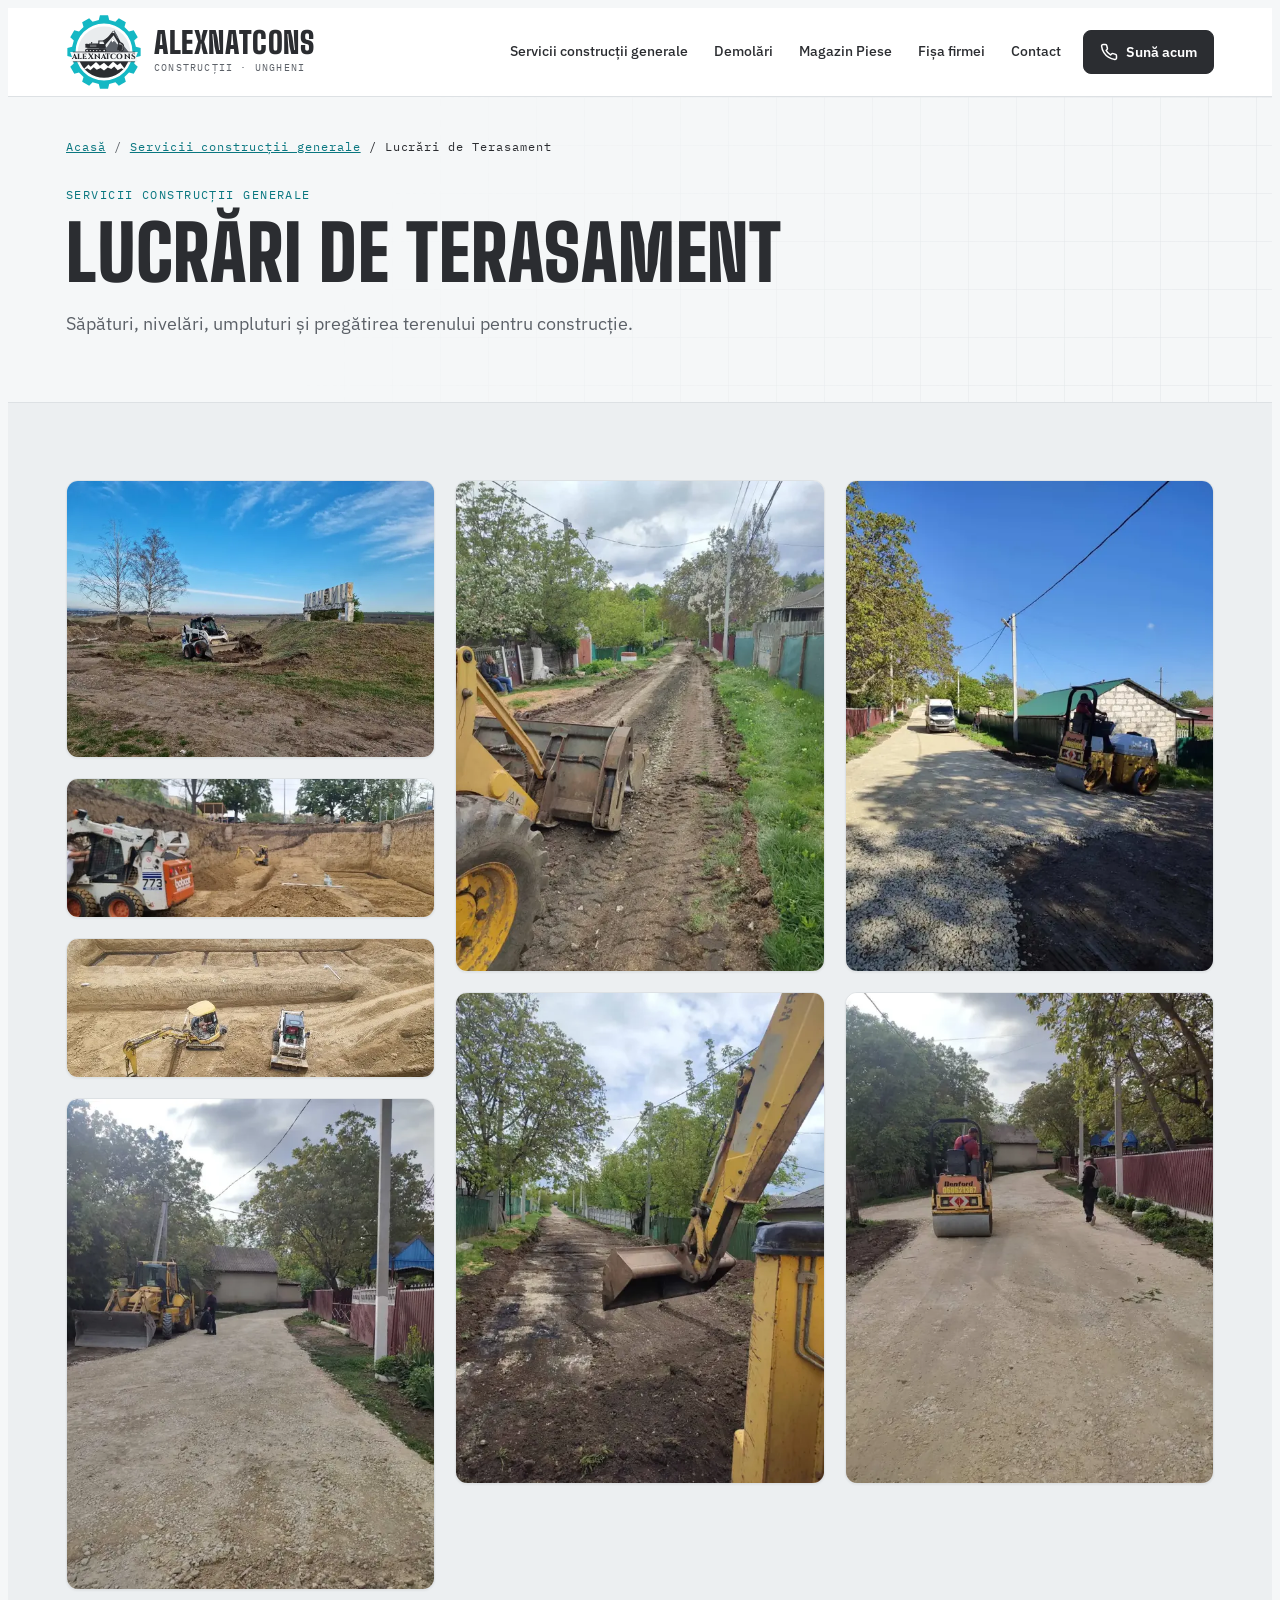
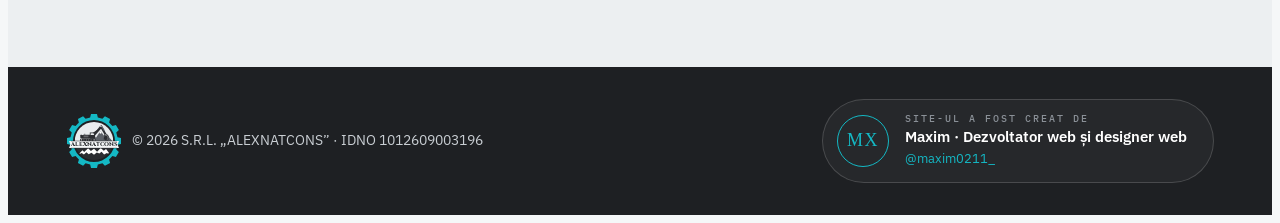
<file: lucrari-teren.html>
<!doctype html>
<html lang="ro">
<head>
<meta charset="utf-8">
<script>document.documentElement.classList.add("js")</script>
<meta name="viewport" content="width=device-width,initial-scale=1,viewport-fit=cover">
<title>Lucrări de Terasament — ALEXNATCONS Ungheni</title>
<meta name="description" content="Săpături, nivelări, umpluturi și pregătirea terenului pentru construcție. ALEXNATCONS SRL, Ungheni.">
<link rel="icon" type="image/png" href="assets/favicon-512.png">
<link rel="apple-touch-icon" href="assets/favicon-512.png">
<link rel="canonical" href="https://alexnatcons.md/lucrari-teren.html">
<meta property="og:type" content="website">
<meta property="og:site_name" content="ALEXNATCONS">
<meta property="og:locale" content="ro_RO">
<meta property="og:title" content="Lucrări de Terasament — ALEXNATCONS Ungheni">
<meta property="og:description" content="Săpături, nivelări, umpluturi și pregătirea terenului pentru construcție. ALEXNATCONS SRL, Ungheni.">
<meta property="og:url" content="https://alexnatcons.md/lucrari-teren.html">
<meta property="og:image" content="https://alexnatcons.md/assets/og-image.jpg">
<meta property="og:image:width" content="1200">
<meta property="og:image:height" content="630">
<meta property="og:image:alt" content="Logo ALEXNATCONS — construcții și demolări, Ungheni">
<meta name="twitter:card" content="summary_large_image">
<meta name="twitter:title" content="Lucrări de Terasament — ALEXNATCONS Ungheni">
<meta name="twitter:description" content="Săpături, nivelări, umpluturi și pregătirea terenului pentru construcție. ALEXNATCONS SRL, Ungheni.">
<meta name="twitter:image" content="https://alexnatcons.md/assets/og-image.jpg">
<link rel="preconnect" href="https://fonts.googleapis.com">
<link rel="preconnect" href="https://fonts.gstatic.com" crossorigin>
<link rel="stylesheet" href="https://fonts.googleapis.com/css2?family=Big+Shoulders+Display:wght@600;800;900&family=IBM+Plex+Sans:wght@400;500;600&family=IBM+Plex+Mono:wght@400;500&display=swap">
<link href="https://fonts.googleapis.com/css2?family=Cinzel:wght@700;800&display=block" rel="stylesheet">
<link rel="stylesheet" href="styles.css">
</head>
<body>
<svg width="0" height="0" style="position:absolute" aria-hidden="true" focusable="false"><symbol id="anc-mark" viewBox="0 0 400 400">
    <defs>
      <clipPath id="mk-top"><path d="M62.2 210 A138 138 0 1 1 337.8 210 Z"/></clipPath>
      <clipPath id="mk-bot"><path d="M68.5 240 A138 138 0 0 0 331.5 240 Z"/></clipPath>
    </defs>

    <!-- 1. ROATA DINȚATĂ (turcoaz) -->
    <path fill="var(--anc-turquoise)" fill-rule="evenodd"
      d="M367.8 172.5 L392.8 178.7 L392.8 221.3 L367.8 227.5 L359.0 260.1 L377.6 278.0 L356.4 314.9 L331.6 307.7 L307.7 331.6 L314.9 356.4 L278.0 377.6 L260.1 359.0 L227.5 367.8 L221.3 392.8 L178.7 392.8 L172.5 367.8 L139.9 359.0 L122.0 377.6 L85.1 356.4 L92.3 331.6 L68.4 307.7 L43.6 314.9 L22.4 278.0 L41.0 260.1 L32.2 227.5 L7.2 221.3 L7.2 178.7 L32.2 172.5 L41.0 139.9 L22.4 122.0 L43.6 85.1 L68.4 92.3 L92.3 68.4 L85.1 43.6 L122.0 22.4 L139.9 41.0 L172.5 32.2 L178.7 7.2 L221.3 7.2 L227.5 32.2 L260.1 41.0 L278.0 22.4 L314.9 43.6 L307.7 68.4 L331.6 92.3 L356.4 85.1 L377.6 122.0 L359.0 139.9 Z M350 200 A150 150 0 1 0 50 200 A150 150 0 1 0 350 200 Z"/>

    <!-- 2. SEMICERCUL DE SUS: cer + munți -->
    <g clip-path="url(#mk-top)">
      <rect x="60" y="60" width="280" height="150" fill="var(--anc-sky)"/>
      <path fill="var(--anc-carbon-2)" d="M150 207 L196 158 L214 176 L246 128 L270 160 L286 146 L336 207 Z"/>
      <path fill="#fff" d="M246 128 L258 146 L250 142 L244 150 L238 140 Z M286 146 L296 158 L289 156 L283 162 L279 154 Z M196 158 L204 167 L198 166 L193 171 L189 165 Z"/>
    </g>

    <!-- 3. EXCAVATORUL (gri carbon) -->
    <g fill="var(--anc-carbon)">
      <!-- braț principal + stick + cupă: ierarhie boom > stick > bucket -->
      <g>
        <path d="M182 168 L198 172 L256 106 L247 89 Z"/>
        <path d="M168 160 L174 154 L230 116 L234 122 L176 164 Z"/>
        <circle cx="190" cy="168" r="4" fill="var(--anc-sky)"/>
        <g>
          <path d="M241 96 L254 88 L290 152 L279 160 Z"/>
          <path d="M248 92 L254 86 L276 124 L270 128 Z" fill="var(--anc-carbon-2)"/>
          <circle cx="249" cy="96" r="4.5" fill="var(--anc-sky)"/>
          <g>
            <path d="M277 150 Q301 145 306 168 Q309 186 299 197 L291 199 L288 193 L281 196 L278 190 L270 191 Q268 178 274 168 Z"/>
            <path d="M283 158 Q298 157 300 172 Q301 183 295 190" fill="none" stroke="var(--anc-sky)" stroke-width="2.4" stroke-linecap="round"/>
            <circle cx="284" cy="156" r="3.5" fill="var(--anc-sky)"/>
          </g>
        </g>
      </g>
      <!-- corp -->
      <rect x="102" y="156" width="14" height="22" rx="3"/>
      <path d="M112 182 L112 160 L124 155 L170 155 L170 140 L199 140 L208 160 L208 182 Z"/>
      <path d="M176 145 L196 145 L202 158 L176 158 Z" fill="var(--anc-sky)"/>
      <path d="M126 164 H160 M126 170 H160" stroke="var(--anc-sky)" stroke-width="2"/>
      <rect x="132" y="148" width="5" height="8" rx="1"/>
      <!-- șenilă -->
      <rect x="100" y="183" width="112" height="19" rx="9.5"/>
      <g fill="var(--anc-sky)">
        <circle cx="111" cy="192.5" r="4.5"/><circle cx="128" cy="192.5" r="3.5"/>
        <circle cx="145" cy="192.5" r="3.5"/><circle cx="162" cy="192.5" r="3.5"/>
        <circle cx="179" cy="192.5" r="3.5"/><circle cx="201" cy="192.5" r="4.5"/>
      </g>
    </g>

    <!-- 4. SEMICERCUL DE JOS: munți albi pe carbon -->
    <g clip-path="url(#mk-bot)">
      <rect x="60" y="236" width="280" height="110" fill="var(--anc-carbon)"/>
      <path fill="#fff" d="M84 300 L118 266 L130 278 L158 252 L178 272 L200 256 L222 276 L248 250 L270 270 L286 258 L318 300 L292 286 L272 296 L254 276 L238 290 L220 282 L200 298 L182 284 L162 294 L146 280 L128 296 L112 286 Z"/>
    </g>

    <!-- 5. BANDA + TEXT (mărite pentru lizibilitate) -->
    <path fill="var(--anc-light)" d="M22 200 H378 L369 225 L378 250 H22 L31 225 Z"/>
    <path d="M38 200 H362" stroke="var(--anc-carbon)" stroke-width="3.5" stroke-linecap="round"/>
    <path d="M38 251 H362" stroke="var(--anc-carbon)" stroke-width="3" stroke-linecap="round"/>
    <text x="200" y="239" text-anchor="middle" font-family="Cinzel, Georgia, serif" font-weight="800" font-size="40" letter-spacing="1" fill="var(--anc-carbon)">ALEXNATCONS</text>
  </symbol></svg>
<header>
  <div class="wrap nav">
    <a class="logo" href="index.html" aria-label="ALEXNATCONS — acasă">
      <svg class="mark" viewBox="0 0 400 400" role="img" aria-label="Logo ALEXNATCONS"><use href="#anc-mark"/></svg>
      <span><b>ALEXNATCONS</b><small>CONSTRUCȚII · UNGHENI</small></span>
    </a>
    <div class="nav-r">
      <nav class="links" id="nav" aria-label="Navigare">
        <a href="index.html#servicii">Servicii construcții generale</a>
        <a href="index.html#demolari">Demolări</a>
        <a href="magazin.html">Magazin Piese</a>
        <a href="fisa-firmei.html">Fișa firmei</a>
        <a href="index.html#contact">Contact</a>
      </nav>
      <a class="call-btn" data-tel href="index.html#contact"><svg viewBox="0 0 24 24" fill="none" stroke="currentColor" stroke-width="2" stroke-linecap="round" stroke-linejoin="round" aria-hidden="true"><path d="M22 16.92v3a2 2 0 0 1-2.18 2 19.79 19.79 0 0 1-8.63-3.07 19.5 19.5 0 0 1-6-6 19.79 19.79 0 0 1-3.07-8.67A2 2 0 0 1 4.11 2h3a2 2 0 0 1 2 1.72c.13.96.36 1.9.7 2.81a2 2 0 0 1-.45 2.11L8.09 9.91a16 16 0 0 0 6 6l1.27-1.27a2 2 0 0 1 2.11-.45c.91.34 1.85.57 2.81.7A2 2 0 0 1 22 16.92z"/></svg><span class="lbl">Sună acum</span></a>
      <button class="menu-btn" id="menuBtn" type="button" aria-label="Deschide meniul" aria-expanded="false" aria-controls="nav"><svg viewBox="0 0 24 24" fill="none" stroke="currentColor" stroke-width="2" stroke-linecap="round" aria-hidden="true"><path d="M4 7h16M4 12h16M4 17h16"/></svg></button>
    </div>
  </div>
</header>

<main id="top">
  <section class="page-hero">
    <div class="wrap">
      <nav class="crumbs" aria-label="Breadcrumb">
        <ol><li><a href="index.html">Acasă</a></li><li><a href="index.html#servicii">Servicii construcții generale</a></li><li aria-current="page">Lucrări de Terasament</li></ol>
      </nav>
      <div class="eyebrow">Servicii construcții generale</div>
      <h1>Lucrări de Terasament</h1>
      <p class="lead">Săpături, nivelări, umpluturi și pregătirea terenului pentru construcție.</p>
    </div>
  </section>

  <section class="catalog" aria-label="Galerie Lucrări de Terasament">
    <div class="wrap">
      <div class="gallery" id="galerie" data-gallery="lucrari-teren"></div>
    </div>
  </section>
</main>

<footer>
  <div class="wrap">
    <span class="foot-brand"><svg class="mark" viewBox="0 0 400 400" aria-hidden="true"><use href="#anc-mark"/></svg>© 2026 S.R.L. „ALEXNATCONS” · IDNO 1012609003196</span>
    <a class="credit" href="https://www.instagram.com/maxim0211_/" target="_blank" rel="noopener" aria-label="Site-ul a fost creat de Maxim, dezvoltator web și designer web, pe Instagram">
      <span class="credit-mx" aria-hidden="true">MX</span>
      <span class="credit-t"><small>Site-ul a fost creat de</small><b>Maxim · Dezvoltator web și designer web</b><em>@maxim0211_</em></span>
    </a>
  </div>
</footer>

<script src="site.js"></script>
</body>
</html>
</file>
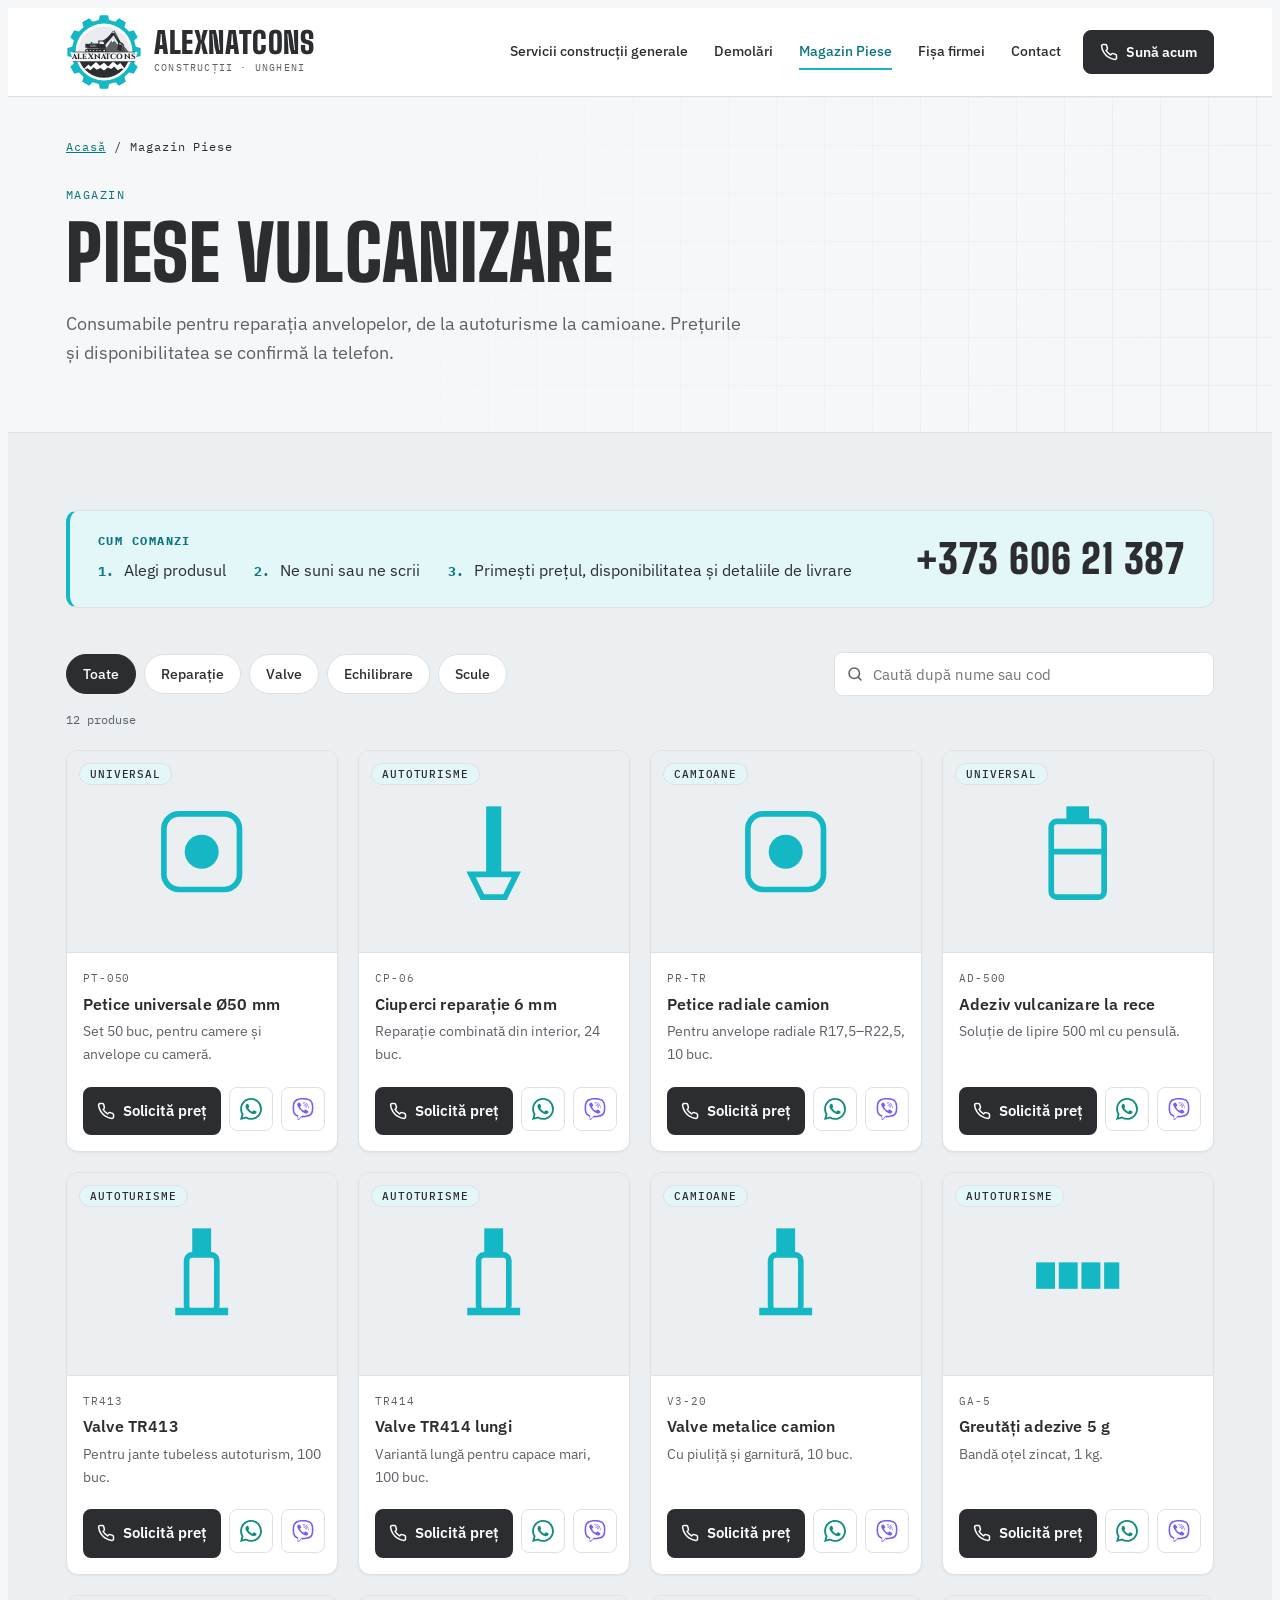
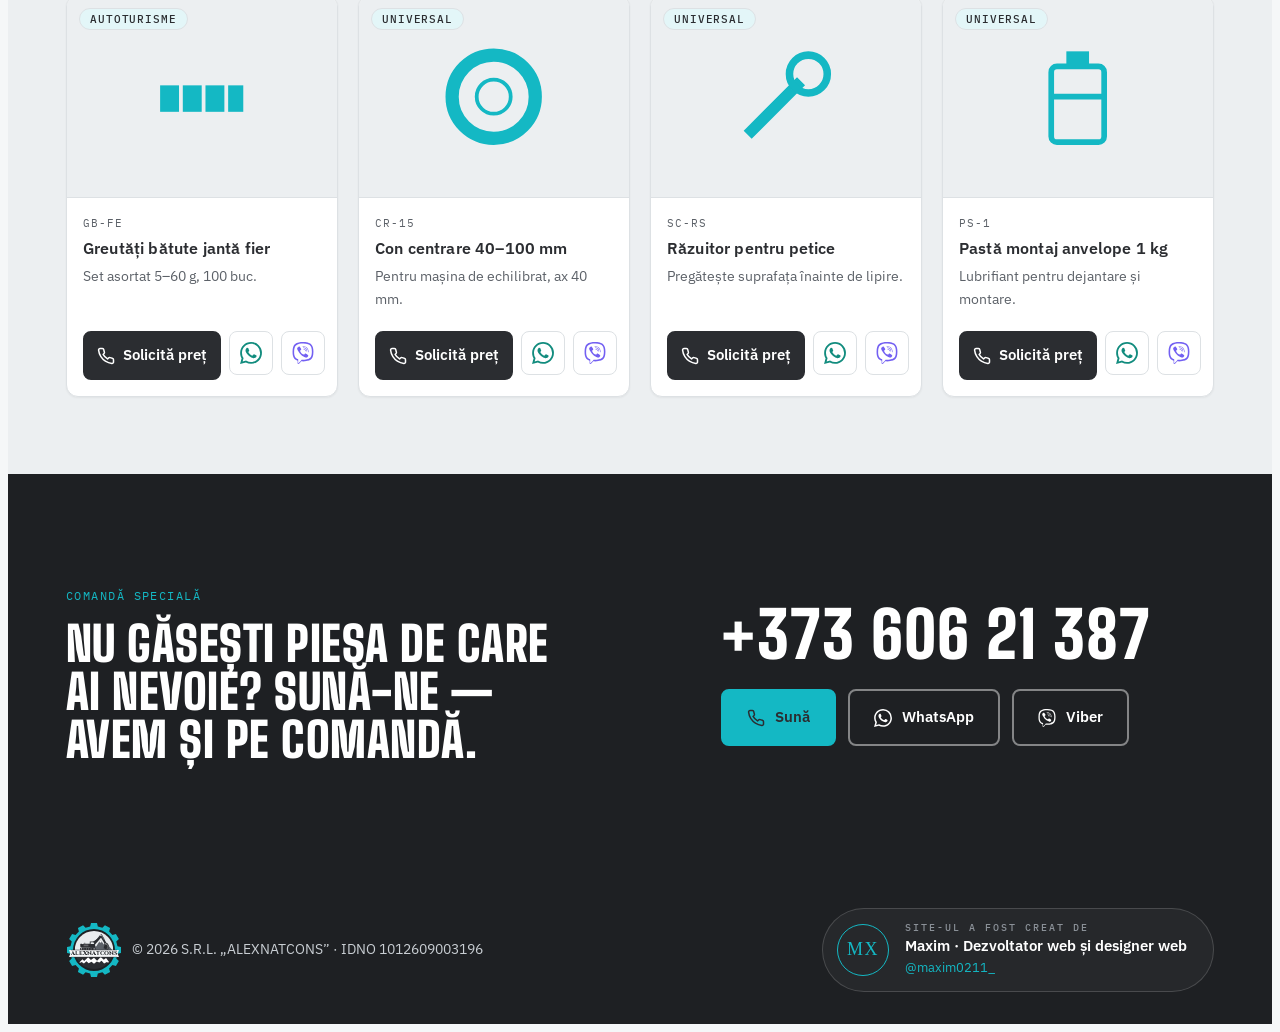
<file: magazin.html>
<!doctype html>
<html lang="ro">
<head>
<meta charset="utf-8">
<script>document.documentElement.classList.add("js")</script>
<meta name="viewport" content="width=device-width,initial-scale=1,viewport-fit=cover">
<title>Piese vulcanizare Ungheni — ALEXNATCONS</title>
<meta name="description" content="Catalog de piese și consumabile pentru vulcanizare în Ungheni: petice, ciuperci, valve, adezivi, greutăți și scule. Sună pentru preț și comandă — ALEXNATCONS SRL.">
<link rel="icon" type="image/png" href="assets/favicon-512.png">
<link rel="apple-touch-icon" href="assets/favicon-512.png">
<link rel="canonical" href="https://alexnatcons.md/magazin.html">
<meta property="og:type" content="website">
<meta property="og:site_name" content="ALEXNATCONS">
<meta property="og:locale" content="ro_RO">
<meta property="og:title" content="Piese vulcanizare Ungheni — ALEXNATCONS">
<meta property="og:description" content="Catalog de piese și consumabile pentru vulcanizare în Ungheni: petice, ciuperci, valve, adezivi, greutăți și scule. Sună pentru preț și comandă — ALEXNATCONS SRL.">
<meta property="og:url" content="https://alexnatcons.md/magazin.html">
<meta property="og:image" content="https://alexnatcons.md/assets/og-image.jpg">
<meta property="og:image:width" content="1200">
<meta property="og:image:height" content="630">
<meta property="og:image:alt" content="Logo ALEXNATCONS — construcții și demolări, Ungheni">
<meta name="twitter:card" content="summary_large_image">
<meta name="twitter:title" content="Piese vulcanizare Ungheni — ALEXNATCONS">
<meta name="twitter:description" content="Catalog de piese și consumabile pentru vulcanizare în Ungheni: petice, ciuperci, valve, adezivi, greutăți și scule. Sună pentru preț și comandă — ALEXNATCONS SRL.">
<meta name="twitter:image" content="https://alexnatcons.md/assets/og-image.jpg">
<link rel="preconnect" href="https://fonts.googleapis.com">
<link rel="preconnect" href="https://fonts.gstatic.com" crossorigin>
<link rel="stylesheet" href="https://fonts.googleapis.com/css2?family=Big+Shoulders+Display:wght@600;800;900&family=IBM+Plex+Sans:wght@400;500;600&family=IBM+Plex+Mono:wght@400;500&display=swap">
<link href="https://fonts.googleapis.com/css2?family=Cinzel:wght@700;800&display=block" rel="stylesheet">
<link rel="stylesheet" href="styles.css">
</head>
<body>
<svg width="0" height="0" style="position:absolute" aria-hidden="true" focusable="false"><symbol id="anc-mark" viewBox="0 0 400 400">
    <defs>
      <clipPath id="mk-top"><path d="M62.2 210 A138 138 0 1 1 337.8 210 Z"/></clipPath>
      <clipPath id="mk-bot"><path d="M68.5 240 A138 138 0 0 0 331.5 240 Z"/></clipPath>
    </defs>

    <!-- 1. ROATA DINȚATĂ (turcoaz) -->
    <path fill="var(--anc-turquoise)" fill-rule="evenodd"
      d="M367.8 172.5 L392.8 178.7 L392.8 221.3 L367.8 227.5 L359.0 260.1 L377.6 278.0 L356.4 314.9 L331.6 307.7 L307.7 331.6 L314.9 356.4 L278.0 377.6 L260.1 359.0 L227.5 367.8 L221.3 392.8 L178.7 392.8 L172.5 367.8 L139.9 359.0 L122.0 377.6 L85.1 356.4 L92.3 331.6 L68.4 307.7 L43.6 314.9 L22.4 278.0 L41.0 260.1 L32.2 227.5 L7.2 221.3 L7.2 178.7 L32.2 172.5 L41.0 139.9 L22.4 122.0 L43.6 85.1 L68.4 92.3 L92.3 68.4 L85.1 43.6 L122.0 22.4 L139.9 41.0 L172.5 32.2 L178.7 7.2 L221.3 7.2 L227.5 32.2 L260.1 41.0 L278.0 22.4 L314.9 43.6 L307.7 68.4 L331.6 92.3 L356.4 85.1 L377.6 122.0 L359.0 139.9 Z M350 200 A150 150 0 1 0 50 200 A150 150 0 1 0 350 200 Z"/>

    <!-- 2. SEMICERCUL DE SUS: cer + munți -->
    <g clip-path="url(#mk-top)">
      <rect x="60" y="60" width="280" height="150" fill="var(--anc-sky)"/>
      <path fill="var(--anc-carbon-2)" d="M150 207 L196 158 L214 176 L246 128 L270 160 L286 146 L336 207 Z"/>
      <path fill="#fff" d="M246 128 L258 146 L250 142 L244 150 L238 140 Z M286 146 L296 158 L289 156 L283 162 L279 154 Z M196 158 L204 167 L198 166 L193 171 L189 165 Z"/>
    </g>

    <!-- 3. EXCAVATORUL (gri carbon) -->
    <g fill="var(--anc-carbon)">
      <!-- braț principal + stick + cupă: ierarhie boom > stick > bucket -->
      <g>
        <path d="M182 168 L198 172 L256 106 L247 89 Z"/>
        <path d="M168 160 L174 154 L230 116 L234 122 L176 164 Z"/>
        <circle cx="190" cy="168" r="4" fill="var(--anc-sky)"/>
        <g>
          <path d="M241 96 L254 88 L290 152 L279 160 Z"/>
          <path d="M248 92 L254 86 L276 124 L270 128 Z" fill="var(--anc-carbon-2)"/>
          <circle cx="249" cy="96" r="4.5" fill="var(--anc-sky)"/>
          <g>
            <path d="M277 150 Q301 145 306 168 Q309 186 299 197 L291 199 L288 193 L281 196 L278 190 L270 191 Q268 178 274 168 Z"/>
            <path d="M283 158 Q298 157 300 172 Q301 183 295 190" fill="none" stroke="var(--anc-sky)" stroke-width="2.4" stroke-linecap="round"/>
            <circle cx="284" cy="156" r="3.5" fill="var(--anc-sky)"/>
          </g>
        </g>
      </g>
      <!-- corp -->
      <rect x="102" y="156" width="14" height="22" rx="3"/>
      <path d="M112 182 L112 160 L124 155 L170 155 L170 140 L199 140 L208 160 L208 182 Z"/>
      <path d="M176 145 L196 145 L202 158 L176 158 Z" fill="var(--anc-sky)"/>
      <path d="M126 164 H160 M126 170 H160" stroke="var(--anc-sky)" stroke-width="2"/>
      <rect x="132" y="148" width="5" height="8" rx="1"/>
      <!-- șenilă -->
      <rect x="100" y="183" width="112" height="19" rx="9.5"/>
      <g fill="var(--anc-sky)">
        <circle cx="111" cy="192.5" r="4.5"/><circle cx="128" cy="192.5" r="3.5"/>
        <circle cx="145" cy="192.5" r="3.5"/><circle cx="162" cy="192.5" r="3.5"/>
        <circle cx="179" cy="192.5" r="3.5"/><circle cx="201" cy="192.5" r="4.5"/>
      </g>
    </g>

    <!-- 4. SEMICERCUL DE JOS: munți albi pe carbon -->
    <g clip-path="url(#mk-bot)">
      <rect x="60" y="236" width="280" height="110" fill="var(--anc-carbon)"/>
      <path fill="#fff" d="M84 300 L118 266 L130 278 L158 252 L178 272 L200 256 L222 276 L248 250 L270 270 L286 258 L318 300 L292 286 L272 296 L254 276 L238 290 L220 282 L200 298 L182 284 L162 294 L146 280 L128 296 L112 286 Z"/>
    </g>

    <!-- 5. BANDA + TEXT (mărite pentru lizibilitate) -->
    <path fill="var(--anc-light)" d="M22 200 H378 L369 225 L378 250 H22 L31 225 Z"/>
    <path d="M38 200 H362" stroke="var(--anc-carbon)" stroke-width="3.5" stroke-linecap="round"/>
    <path d="M38 251 H362" stroke="var(--anc-carbon)" stroke-width="3" stroke-linecap="round"/>
    <text x="200" y="239" text-anchor="middle" font-family="Cinzel, Georgia, serif" font-weight="800" font-size="40" letter-spacing="1" fill="var(--anc-carbon)">ALEXNATCONS</text>
  </symbol></svg>
<header>
  <div class="wrap nav">
    <a class="logo" href="index.html" aria-label="ALEXNATCONS — acasă">
      <svg class="mark" viewBox="0 0 400 400" role="img" aria-label="Logo ALEXNATCONS"><use href="#anc-mark"/></svg>
      <span><b>ALEXNATCONS</b><small>CONSTRUCȚII · UNGHENI</small></span>
    </a>
    <div class="nav-r">
      <nav class="links" id="nav" aria-label="Navigare">
        <a href="index.html#servicii">Servicii construcții generale</a>
        <a href="index.html#demolari">Demolări</a>
        <a href="magazin.html" aria-current="page">Magazin Piese</a>
        <a href="fisa-firmei.html">Fișa firmei</a>
        <a href="index.html#contact">Contact</a>
      </nav>
      <a class="call-btn" data-tel href="index.html#contact"><svg viewBox="0 0 24 24" fill="none" stroke="currentColor" stroke-width="2" stroke-linecap="round" stroke-linejoin="round" aria-hidden="true"><path d="M22 16.92v3a2 2 0 0 1-2.18 2 19.79 19.79 0 0 1-8.63-3.07 19.5 19.5 0 0 1-6-6 19.79 19.79 0 0 1-3.07-8.67A2 2 0 0 1 4.11 2h3a2 2 0 0 1 2 1.72c.13.96.36 1.9.7 2.81a2 2 0 0 1-.45 2.11L8.09 9.91a16 16 0 0 0 6 6l1.27-1.27a2 2 0 0 1 2.11-.45c.91.34 1.85.57 2.81.7A2 2 0 0 1 22 16.92z"/></svg><span class="lbl">Sună acum</span></a>
      <button class="menu-btn" id="menuBtn" type="button" aria-label="Deschide meniul" aria-expanded="false" aria-controls="nav"><svg viewBox="0 0 24 24" fill="none" stroke="currentColor" stroke-width="2" stroke-linecap="round" aria-hidden="true"><path d="M4 7h16M4 12h16M4 17h16"/></svg></button>
    </div>
  </div>
</header>

<main id="top">
  <section class="page-hero">
    <div class="wrap">
      <nav class="crumbs" aria-label="Breadcrumb">
        <ol><li><a href="index.html">Acasă</a></li><li aria-current="page">Magazin Piese</li></ol>
      </nav>
      <div class="eyebrow">Magazin</div>
      <h1>Piese vulcanizare</h1>
      <p class="lead">Consumabile pentru reparația anvelopelor, de la autoturisme la camioane. Prețurile și disponibilitatea se confirmă la telefon.</p>
    </div>
  </section>

  <section class="catalog" id="catalog" aria-label="Catalog produse">
    <div class="wrap">
      <div class="howto reveal">
        <div>
          <h2>Cum comanzi</h2>
          <ol>
            <li><b>1.</b> Alegi produsul</li>
            <li><b>2.</b> Ne suni sau ne scrii</li>
            <li><b>3.</b> Primești prețul, disponibilitatea și detaliile de livrare</li>
          </ol>
        </div>
        <a class="howto-phone" data-tel data-phone-text href="index.html#contact">Sună-ne</a>
      </div>

      <div class="toolbar">
        <div class="shop-bar" role="group" aria-label="Categorii">
          <button class="chip" type="button" data-cat="toate" aria-pressed="true">Toate</button>
          <button class="chip" type="button" data-cat="reparatie" aria-pressed="false">Reparație</button>
          <button class="chip" type="button" data-cat="valve" aria-pressed="false">Valve</button>
          <button class="chip" type="button" data-cat="echilibrare" aria-pressed="false">Echilibrare</button>
          <button class="chip" type="button" data-cat="scule" aria-pressed="false">Scule</button>
        </div>
        <div class="search">
          <label class="sr-only" for="q">Caută după nume sau cod</label>
          <svg viewBox="0 0 24 24" fill="none" stroke="currentColor" stroke-width="2" stroke-linecap="round" aria-hidden="true"><circle cx="11" cy="11" r="7"/><path d="M20 20l-3.5-3.5"/></svg>
          <input id="q" type="search" placeholder="Caută după nume sau cod" autocomplete="off">
        </div>
      </div>
      <p class="count" id="count" aria-live="polite"></p>
      <div class="grid" id="grid"></div>
    </div>
  </section>

  <section class="cta-band" aria-labelledby="cta-title">
    <div class="wrap">
      <div class="reveal">
        <div class="eyebrow">Comandă specială</div>
        <h2 id="cta-title">Nu găsești piesa de care ai nevoie? Sună-ne — avem și pe comandă.</h2>
      </div>
      <div class="reveal">
        <a class="cta-phone" data-tel data-phone-text href="index.html#contact">Sună-ne</a>
        <div class="cta-actions">
          <a class="btn" data-tel href="index.html#contact"><svg viewBox="0 0 24 24" fill="none" stroke="currentColor" stroke-width="2" stroke-linecap="round" stroke-linejoin="round" aria-hidden="true"><path d="M22 16.92v3a2 2 0 0 1-2.18 2 19.79 19.79 0 0 1-8.63-3.07 19.5 19.5 0 0 1-6-6 19.79 19.79 0 0 1-3.07-8.67A2 2 0 0 1 4.11 2h3a2 2 0 0 1 2 1.72c.13.96.36 1.9.7 2.81a2 2 0 0 1-.45 2.11L8.09 9.91a16 16 0 0 0 6 6l1.27-1.27a2 2 0 0 1 2.11-.45c.91.34 1.85.57 2.81.7A2 2 0 0 1 22 16.92z"/></svg>Sună</a>
          <a class="btn ghost" data-wa="Bună ziua! Caut o piesă pentru vulcanizare. Puteți să mă ajutați?" href="index.html#contact" target="_blank" rel="noopener"><svg viewBox="0 0 24 24" fill="currentColor" aria-hidden="true"><path d="M17.472 14.382c-.297-.149-1.758-.867-2.03-.967-.273-.099-.471-.148-.67.15-.197.297-.767.966-.94 1.164-.173.199-.347.223-.644.075-.297-.15-1.255-.463-2.39-1.475-.883-.788-1.48-1.761-1.653-2.059-.173-.297-.018-.458.13-.606.134-.133.298-.347.446-.52.149-.174.198-.298.298-.497.099-.198.05-.371-.025-.52-.075-.149-.669-1.612-.916-2.207-.242-.579-.487-.5-.669-.51-.173-.008-.371-.01-.57-.01-.198 0-.52.074-.792.372-.272.297-1.04 1.016-1.04 2.479 0 1.462 1.065 2.875 1.213 3.074.149.198 2.096 3.2 5.077 4.487.709.306 1.262.489 1.694.625.712.227 1.36.195 1.871.118.571-.085 1.758-.719 2.006-1.413.248-.694.248-1.289.173-1.413-.074-.124-.272-.198-.57-.347m-5.421 7.403h-.004a9.87 9.87 0 01-5.031-1.378l-.361-.214-3.741.982.998-3.648-.235-.374a9.86 9.86 0 01-1.51-5.26c.001-5.45 4.436-9.884 9.888-9.884 2.64 0 5.122 1.03 6.988 2.898a9.825 9.825 0 012.893 6.994c-.003 5.45-4.437 9.884-9.885 9.884m8.413-18.297A11.815 11.815 0 0012.05 0C5.495 0 .16 5.335.157 11.892c0 2.096.547 4.142 1.588 5.945L.057 24l6.305-1.654a11.882 11.882 0 005.683 1.448h.005c6.554 0 11.89-5.335 11.893-11.893a11.821 11.821 0 00-3.48-8.413Z"/></svg>WhatsApp</a>
          <a class="btn ghost" data-viber href="index.html#contact"><svg viewBox="0 0 24 24" fill="currentColor" aria-hidden="true"><path d="M11.4 0C9.473.028 5.333.344 3.02 2.467 1.302 4.187.696 6.7.633 9.817.57 12.933.488 18.776 6.12 20.36h.003l-.004 2.416s-.037.977.61 1.177c.777.242 1.234-.5 1.98-1.302.407-.44.972-1.084 1.397-1.58 3.85.326 6.812-.416 7.15-.525.776-.252 5.176-.816 5.892-6.657.74-6.02-.36-9.83-2.34-11.546-.596-.55-3.006-2.3-8.375-2.323 0 0-.395-.025-1.037-.017zm.058 1.693c.545-.004.88.017.88.017 4.542.02 6.717 1.388 7.222 1.846 1.675 1.435 2.53 4.868 1.906 9.897v.002c-.604 4.878-4.174 5.184-4.832 5.395-.28.09-2.882.737-6.153.524 0 0-2.436 2.94-3.197 3.704-.12.12-.26.167-.352.144-.13-.033-.166-.188-.165-.414l.02-4.018c-4.762-1.32-4.485-6.292-4.43-8.895.054-2.604.543-4.738 1.996-6.173 1.96-1.773 5.474-2.018 7.11-2.03zm.38 2.602c-.167 0-.303.135-.304.302 0 .167.133.303.3.305 1.624.01 2.946.537 4.028 1.592 1.073 1.046 1.62 2.468 1.633 4.334.002.167.14.3.307.3.166-.002.3-.138.3-.304-.014-1.984-.618-3.596-1.816-4.764-1.19-1.16-2.692-1.753-4.447-1.765zm-3.96.695c-.19-.032-.4.005-.616.117l-.01.002c-.43.247-.816.562-1.146.932-.002.004-.006.004-.008.008-.267.323-.42.638-.46.948-.008.046-.01.093-.007.14 0 .136.022.27.065.4l.013.01c.135.48.473 1.276 1.205 2.604.42.768.903 1.5 1.446 2.186.27.344.56.673.87.984l.132.132c.31.308.64.6.984.87.686.543 1.418 1.027 2.186 1.447 1.328.733 2.126 1.07 2.604 1.206l.01.014c.13.042.265.064.402.063.046.002.092 0 .138-.008.31-.036.627-.19.948-.46.004 0 .003-.002.008-.005.37-.33.683-.72.93-1.148l.003-.01c.225-.432.15-.842-.18-1.12-.004 0-.698-.58-1.037-.83-.36-.255-.73-.492-1.113-.71-.51-.285-1.032-.106-1.248.174l-.447.564c-.23.283-.657.246-.657.246-3.12-.796-3.955-3.955-3.955-3.955s-.037-.426.248-.656l.563-.448c.277-.215.456-.737.17-1.248-.217-.383-.454-.756-.71-1.115-.25-.34-.826-1.033-.83-1.035-.137-.165-.31-.265-.502-.297zm4.49.88c-.158.002-.29.124-.3.282-.01.167.115.312.282.324 1.16.085 2.017.466 2.645 1.15.63.688.93 1.524.906 2.57-.002.168.13.306.3.31.166.003.305-.13.31-.297.025-1.175-.334-2.193-1.067-2.994-.74-.81-1.777-1.253-3.05-1.346h-.024zm.463 1.63c-.16.002-.29.127-.3.287-.008.167.12.31.288.32.523.028.875.175 1.113.422.24.245.388.62.416 1.164.01.167.15.295.318.287.167-.008.295-.15.287-.317-.03-.644-.215-1.178-.58-1.557-.367-.378-.893-.574-1.52-.607h-.018z"/></svg>Viber</a>
        </div>
      </div>
    </div>
  </section>
</main>

<footer>
  <div class="wrap">
    <span class="foot-brand"><svg class="mark" viewBox="0 0 400 400" aria-hidden="true"><use href="#anc-mark"/></svg>© 2026 S.R.L. „ALEXNATCONS” · IDNO 1012609003196</span>
    <a class="credit" href="https://www.instagram.com/maxim0211_/" target="_blank" rel="noopener" aria-label="Site-ul a fost creat de Maxim, dezvoltator web și designer web, pe Instagram">
      <span class="credit-mx" aria-hidden="true">MX</span>
      <span class="credit-t"><small>Site-ul a fost creat de</small><b>Maxim · Dezvoltator web și designer web</b><em>@maxim0211_</em></span>
    </a>
  </div>
</footer>

<script src="site.js"></script>
<script src="magazin.js"></script>
</body>
</html>
</file>
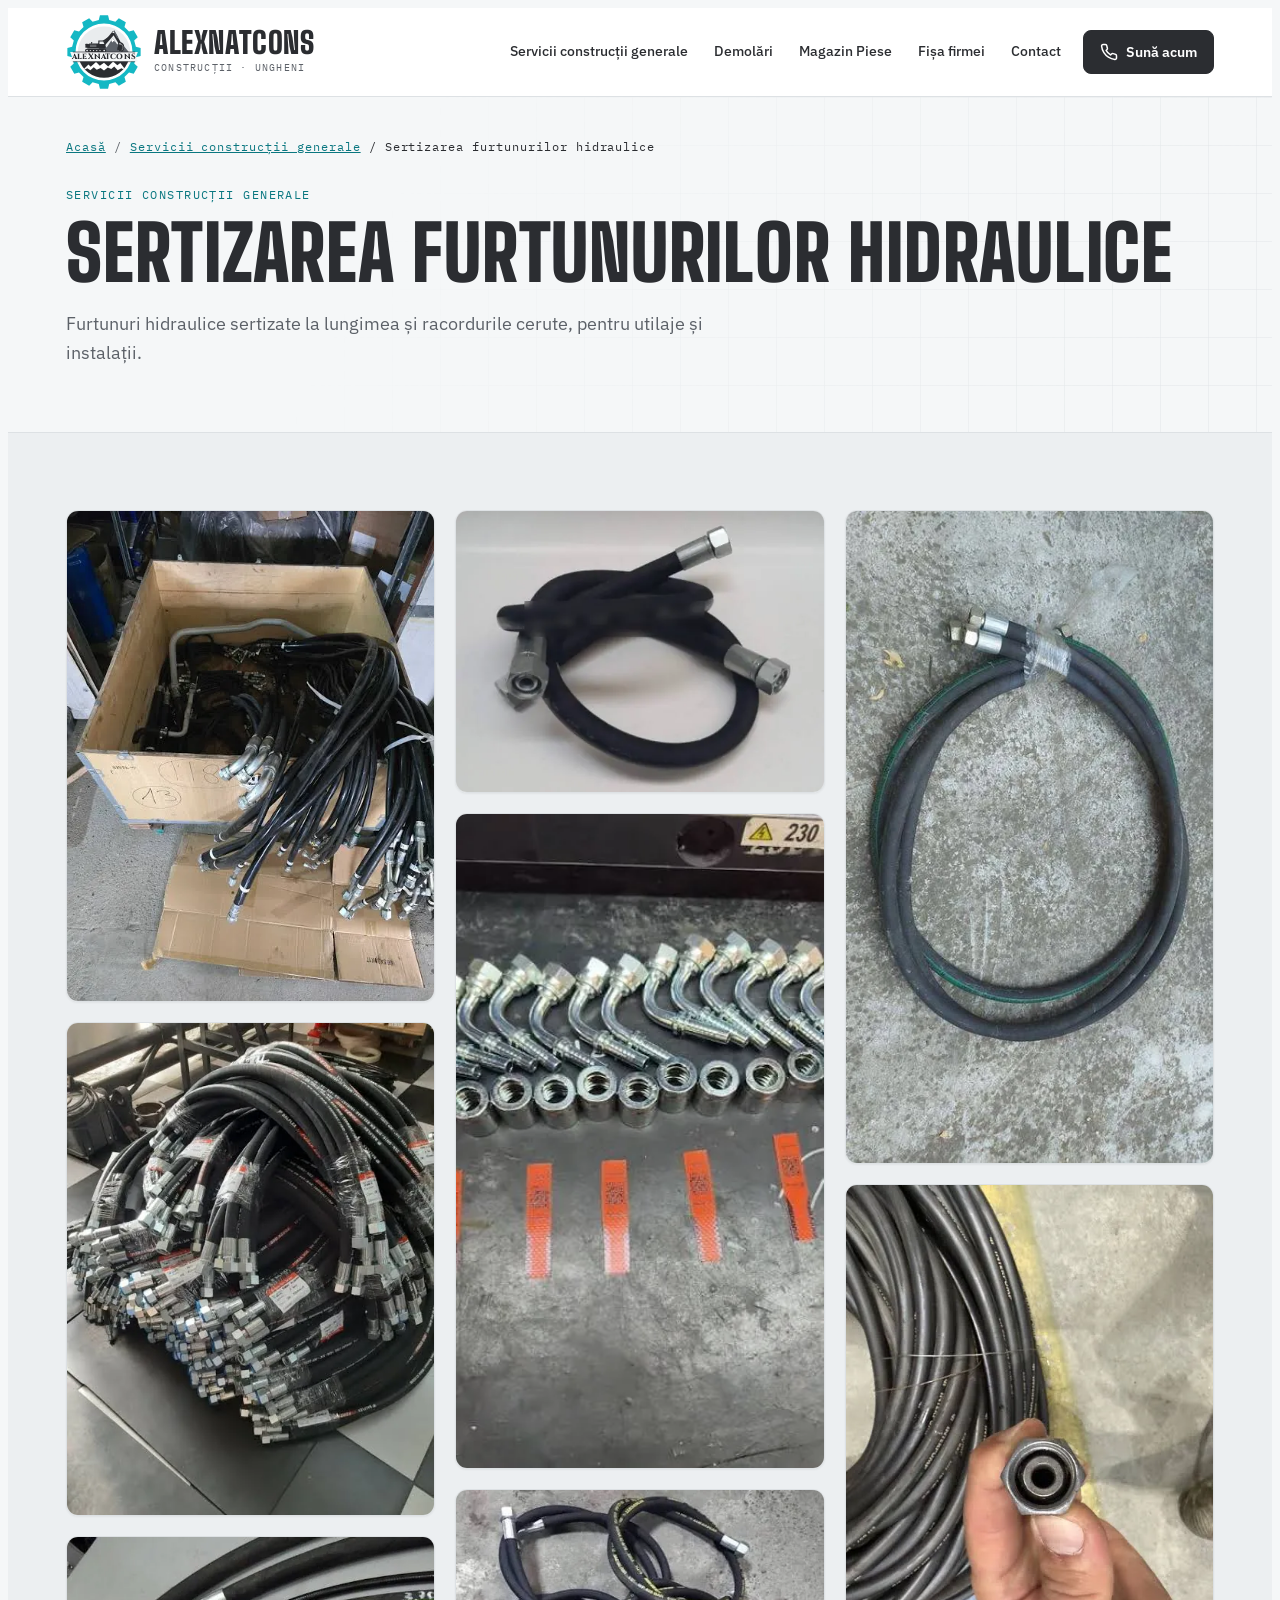
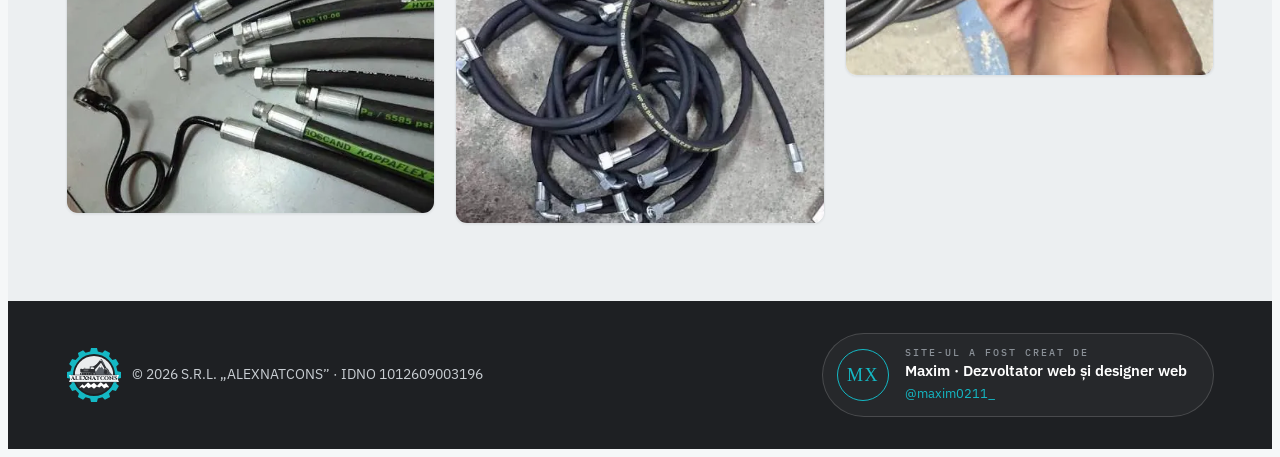
<file: sertizare-furtunuri.html>
<!doctype html>
<html lang="ro">
<head>
<meta charset="utf-8">
<script>document.documentElement.classList.add("js")</script>
<meta name="viewport" content="width=device-width,initial-scale=1,viewport-fit=cover">
<title>Sertizarea furtunurilor hidraulice — ALEXNATCONS Ungheni</title>
<meta name="description" content="Sertizarea furtunurilor hidraulice: furtunuri și racorduri hidraulice pentru utilaje și instalații — ALEXNATCONS SRL, Ungheni.">
<link rel="icon" type="image/png" href="assets/favicon-512.png">
<link rel="apple-touch-icon" href="assets/favicon-512.png">
<link rel="canonical" href="https://alexnatcons.md/sertizare-furtunuri.html">
<meta property="og:type" content="website">
<meta property="og:site_name" content="ALEXNATCONS">
<meta property="og:locale" content="ro_RO">
<meta property="og:title" content="Sertizarea furtunurilor hidraulice — ALEXNATCONS Ungheni">
<meta property="og:description" content="Sertizarea furtunurilor hidraulice: furtunuri și racorduri hidraulice pentru utilaje și instalații — ALEXNATCONS SRL, Ungheni.">
<meta property="og:url" content="https://alexnatcons.md/sertizare-furtunuri.html">
<meta property="og:image" content="https://alexnatcons.md/assets/og-image.jpg">
<meta property="og:image:width" content="1200">
<meta property="og:image:height" content="630">
<meta property="og:image:alt" content="Logo ALEXNATCONS — construcții și demolări, Ungheni">
<meta name="twitter:card" content="summary_large_image">
<meta name="twitter:title" content="Sertizarea furtunurilor hidraulice — ALEXNATCONS Ungheni">
<meta name="twitter:description" content="Sertizarea furtunurilor hidraulice: furtunuri și racorduri hidraulice pentru utilaje și instalații — ALEXNATCONS SRL, Ungheni.">
<meta name="twitter:image" content="https://alexnatcons.md/assets/og-image.jpg">
<link rel="preconnect" href="https://fonts.googleapis.com">
<link rel="preconnect" href="https://fonts.gstatic.com" crossorigin>
<link rel="stylesheet" href="https://fonts.googleapis.com/css2?family=Big+Shoulders+Display:wght@600;800;900&family=IBM+Plex+Sans:wght@400;500;600&family=IBM+Plex+Mono:wght@400;500&display=swap">
<link href="https://fonts.googleapis.com/css2?family=Cinzel:wght@700;800&display=block" rel="stylesheet">
<link rel="stylesheet" href="styles.css">
</head>
<body>
<svg width="0" height="0" style="position:absolute" aria-hidden="true" focusable="false"><symbol id="anc-mark" viewBox="0 0 400 400">
    <defs>
      <clipPath id="mk-top"><path d="M62.2 210 A138 138 0 1 1 337.8 210 Z"/></clipPath>
      <clipPath id="mk-bot"><path d="M68.5 240 A138 138 0 0 0 331.5 240 Z"/></clipPath>
    </defs>

    <!-- 1. ROATA DINȚATĂ (turcoaz) -->
    <path fill="var(--anc-turquoise)" fill-rule="evenodd"
      d="M367.8 172.5 L392.8 178.7 L392.8 221.3 L367.8 227.5 L359.0 260.1 L377.6 278.0 L356.4 314.9 L331.6 307.7 L307.7 331.6 L314.9 356.4 L278.0 377.6 L260.1 359.0 L227.5 367.8 L221.3 392.8 L178.7 392.8 L172.5 367.8 L139.9 359.0 L122.0 377.6 L85.1 356.4 L92.3 331.6 L68.4 307.7 L43.6 314.9 L22.4 278.0 L41.0 260.1 L32.2 227.5 L7.2 221.3 L7.2 178.7 L32.2 172.5 L41.0 139.9 L22.4 122.0 L43.6 85.1 L68.4 92.3 L92.3 68.4 L85.1 43.6 L122.0 22.4 L139.9 41.0 L172.5 32.2 L178.7 7.2 L221.3 7.2 L227.5 32.2 L260.1 41.0 L278.0 22.4 L314.9 43.6 L307.7 68.4 L331.6 92.3 L356.4 85.1 L377.6 122.0 L359.0 139.9 Z M350 200 A150 150 0 1 0 50 200 A150 150 0 1 0 350 200 Z"/>

    <!-- 2. SEMICERCUL DE SUS: cer + munți -->
    <g clip-path="url(#mk-top)">
      <rect x="60" y="60" width="280" height="150" fill="var(--anc-sky)"/>
      <path fill="var(--anc-carbon-2)" d="M150 207 L196 158 L214 176 L246 128 L270 160 L286 146 L336 207 Z"/>
      <path fill="#fff" d="M246 128 L258 146 L250 142 L244 150 L238 140 Z M286 146 L296 158 L289 156 L283 162 L279 154 Z M196 158 L204 167 L198 166 L193 171 L189 165 Z"/>
    </g>

    <!-- 3. EXCAVATORUL (gri carbon) -->
    <g fill="var(--anc-carbon)">
      <!-- braț principal + stick + cupă: ierarhie boom > stick > bucket -->
      <g>
        <path d="M182 168 L198 172 L256 106 L247 89 Z"/>
        <path d="M168 160 L174 154 L230 116 L234 122 L176 164 Z"/>
        <circle cx="190" cy="168" r="4" fill="var(--anc-sky)"/>
        <g>
          <path d="M241 96 L254 88 L290 152 L279 160 Z"/>
          <path d="M248 92 L254 86 L276 124 L270 128 Z" fill="var(--anc-carbon-2)"/>
          <circle cx="249" cy="96" r="4.5" fill="var(--anc-sky)"/>
          <g>
            <path d="M277 150 Q301 145 306 168 Q309 186 299 197 L291 199 L288 193 L281 196 L278 190 L270 191 Q268 178 274 168 Z"/>
            <path d="M283 158 Q298 157 300 172 Q301 183 295 190" fill="none" stroke="var(--anc-sky)" stroke-width="2.4" stroke-linecap="round"/>
            <circle cx="284" cy="156" r="3.5" fill="var(--anc-sky)"/>
          </g>
        </g>
      </g>
      <!-- corp -->
      <rect x="102" y="156" width="14" height="22" rx="3"/>
      <path d="M112 182 L112 160 L124 155 L170 155 L170 140 L199 140 L208 160 L208 182 Z"/>
      <path d="M176 145 L196 145 L202 158 L176 158 Z" fill="var(--anc-sky)"/>
      <path d="M126 164 H160 M126 170 H160" stroke="var(--anc-sky)" stroke-width="2"/>
      <rect x="132" y="148" width="5" height="8" rx="1"/>
      <!-- șenilă -->
      <rect x="100" y="183" width="112" height="19" rx="9.5"/>
      <g fill="var(--anc-sky)">
        <circle cx="111" cy="192.5" r="4.5"/><circle cx="128" cy="192.5" r="3.5"/>
        <circle cx="145" cy="192.5" r="3.5"/><circle cx="162" cy="192.5" r="3.5"/>
        <circle cx="179" cy="192.5" r="3.5"/><circle cx="201" cy="192.5" r="4.5"/>
      </g>
    </g>

    <!-- 4. SEMICERCUL DE JOS: munți albi pe carbon -->
    <g clip-path="url(#mk-bot)">
      <rect x="60" y="236" width="280" height="110" fill="var(--anc-carbon)"/>
      <path fill="#fff" d="M84 300 L118 266 L130 278 L158 252 L178 272 L200 256 L222 276 L248 250 L270 270 L286 258 L318 300 L292 286 L272 296 L254 276 L238 290 L220 282 L200 298 L182 284 L162 294 L146 280 L128 296 L112 286 Z"/>
    </g>

    <!-- 5. BANDA + TEXT (mărite pentru lizibilitate) -->
    <path fill="var(--anc-light)" d="M22 200 H378 L369 225 L378 250 H22 L31 225 Z"/>
    <path d="M38 200 H362" stroke="var(--anc-carbon)" stroke-width="3.5" stroke-linecap="round"/>
    <path d="M38 251 H362" stroke="var(--anc-carbon)" stroke-width="3" stroke-linecap="round"/>
    <text x="200" y="239" text-anchor="middle" font-family="Cinzel, Georgia, serif" font-weight="800" font-size="40" letter-spacing="1" fill="var(--anc-carbon)">ALEXNATCONS</text>
  </symbol></svg>
<header>
  <div class="wrap nav">
    <a class="logo" href="index.html" aria-label="ALEXNATCONS — acasă">
      <svg class="mark" viewBox="0 0 400 400" role="img" aria-label="Logo ALEXNATCONS"><use href="#anc-mark"/></svg>
      <span><b>ALEXNATCONS</b><small>CONSTRUCȚII · UNGHENI</small></span>
    </a>
    <div class="nav-r">
      <nav class="links" id="nav" aria-label="Navigare">
        <a href="index.html#servicii">Servicii construcții generale</a>
        <a href="index.html#demolari">Demolări</a>
        <a href="magazin.html">Magazin Piese</a>
        <a href="fisa-firmei.html">Fișa firmei</a>
        <a href="index.html#contact">Contact</a>
      </nav>
      <a class="call-btn" data-tel href="index.html#contact"><svg viewBox="0 0 24 24" fill="none" stroke="currentColor" stroke-width="2" stroke-linecap="round" stroke-linejoin="round" aria-hidden="true"><path d="M22 16.92v3a2 2 0 0 1-2.18 2 19.79 19.79 0 0 1-8.63-3.07 19.5 19.5 0 0 1-6-6 19.79 19.79 0 0 1-3.07-8.67A2 2 0 0 1 4.11 2h3a2 2 0 0 1 2 1.72c.13.96.36 1.9.7 2.81a2 2 0 0 1-.45 2.11L8.09 9.91a16 16 0 0 0 6 6l1.27-1.27a2 2 0 0 1 2.11-.45c.91.34 1.85.57 2.81.7A2 2 0 0 1 22 16.92z"/></svg><span class="lbl">Sună acum</span></a>
      <button class="menu-btn" id="menuBtn" type="button" aria-label="Deschide meniul" aria-expanded="false" aria-controls="nav"><svg viewBox="0 0 24 24" fill="none" stroke="currentColor" stroke-width="2" stroke-linecap="round" aria-hidden="true"><path d="M4 7h16M4 12h16M4 17h16"/></svg></button>
    </div>
  </div>
</header>

<main id="top">
  <section class="page-hero">
    <div class="wrap">
      <nav class="crumbs" aria-label="Breadcrumb">
        <ol><li><a href="index.html">Acasă</a></li><li><a href="index.html#servicii">Servicii construcții generale</a></li><li aria-current="page">Sertizarea furtunurilor hidraulice</li></ol>
      </nav>
      <div class="eyebrow">Servicii construcții generale</div>
      <h1>Sertizarea furtunurilor hidraulice</h1>
      <p class="lead">Furtunuri hidraulice sertizate la lungimea și racordurile cerute, pentru utilaje și instalații.</p>
    </div>
  </section>

  <section class="catalog" aria-label="Sertizarea furtunurilor hidraulice">
    <div class="wrap">
      <div class="gallery" id="galerie" data-gallery="sertizare-furtunuri"></div>
    </div>
  </section>
</main>

<footer>
  <div class="wrap">
    <span class="foot-brand"><svg class="mark" viewBox="0 0 400 400" aria-hidden="true"><use href="#anc-mark"/></svg>© 2026 S.R.L. „ALEXNATCONS” · IDNO 1012609003196</span>
    <a class="credit" href="https://www.instagram.com/maxim0211_/" target="_blank" rel="noopener" aria-label="Site-ul a fost creat de Maxim, dezvoltator web și designer web, pe Instagram">
      <span class="credit-mx" aria-hidden="true">MX</span>
      <span class="credit-t"><small>Site-ul a fost creat de</small><b>Maxim · Dezvoltator web și designer web</b><em>@maxim0211_</em></span>
    </a>
  </div>
</footer>

<script src="site.js"></script>
</body>
</html>
</file>
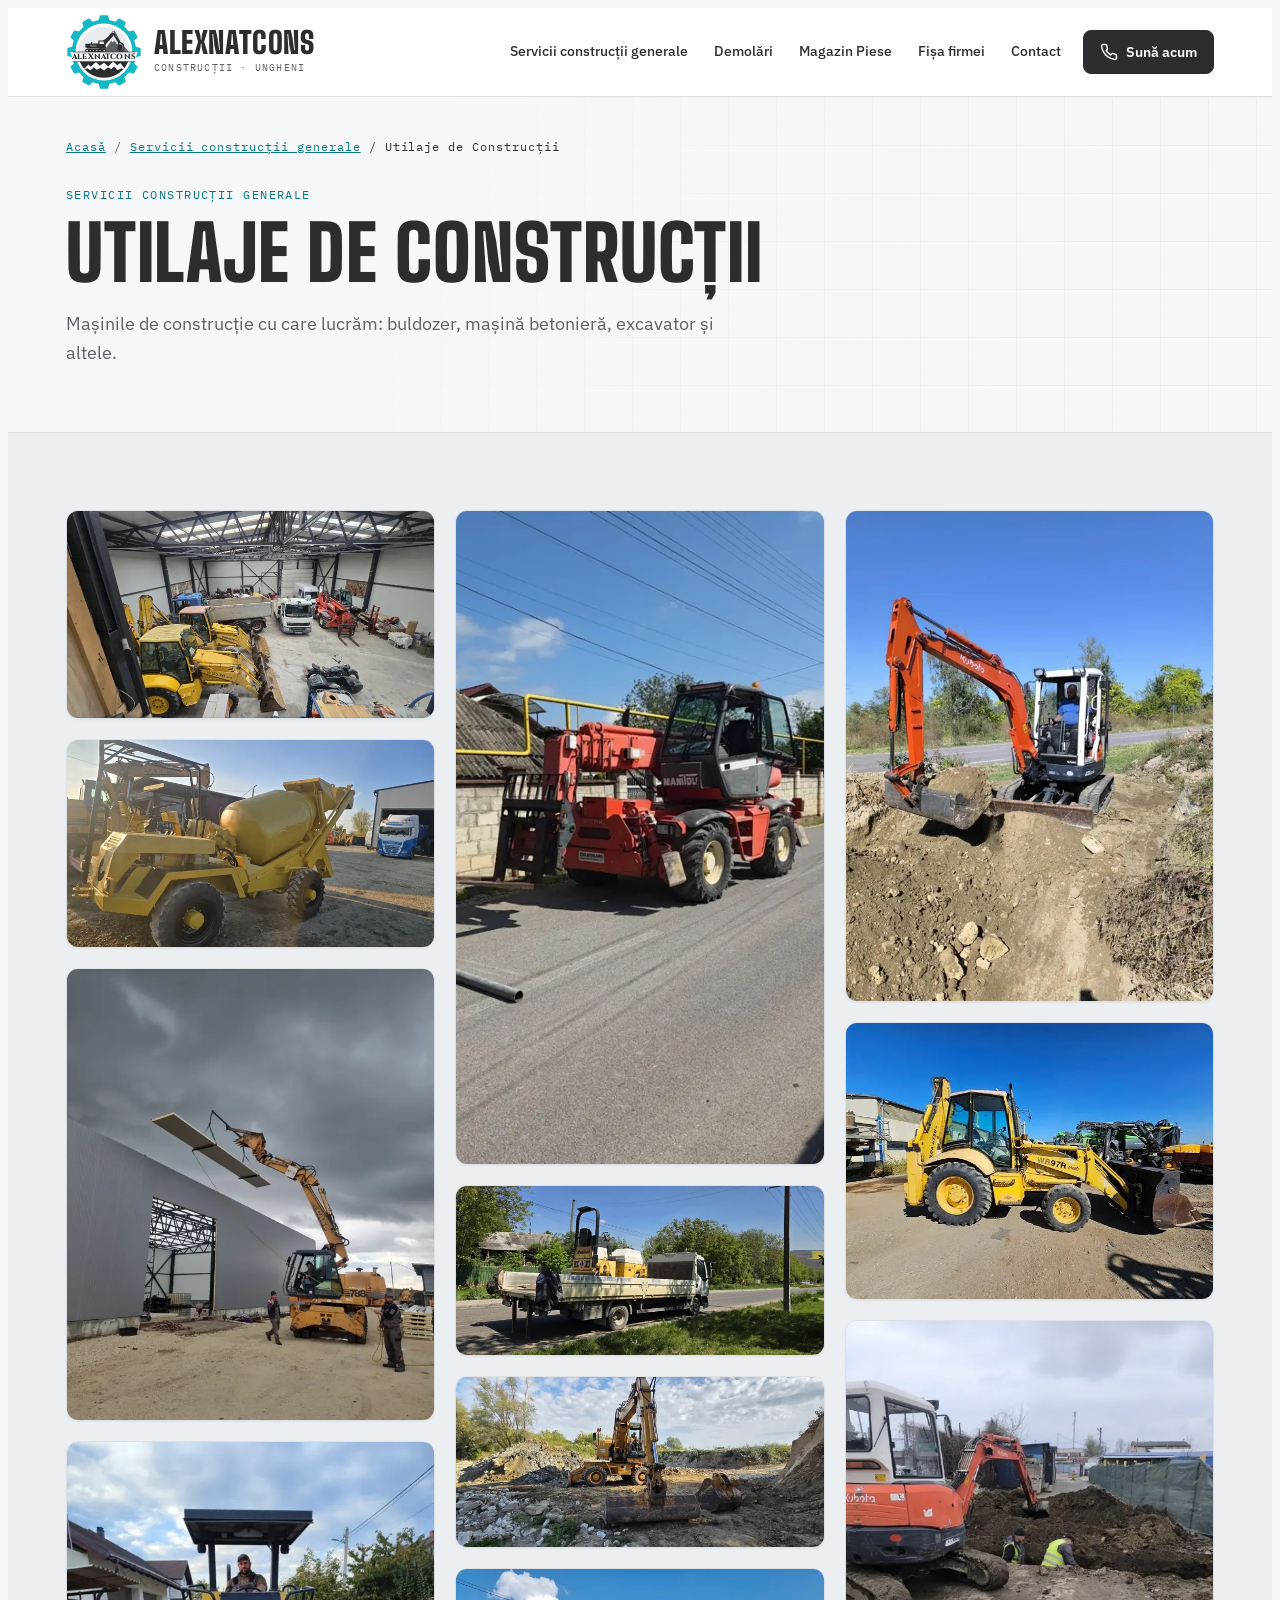
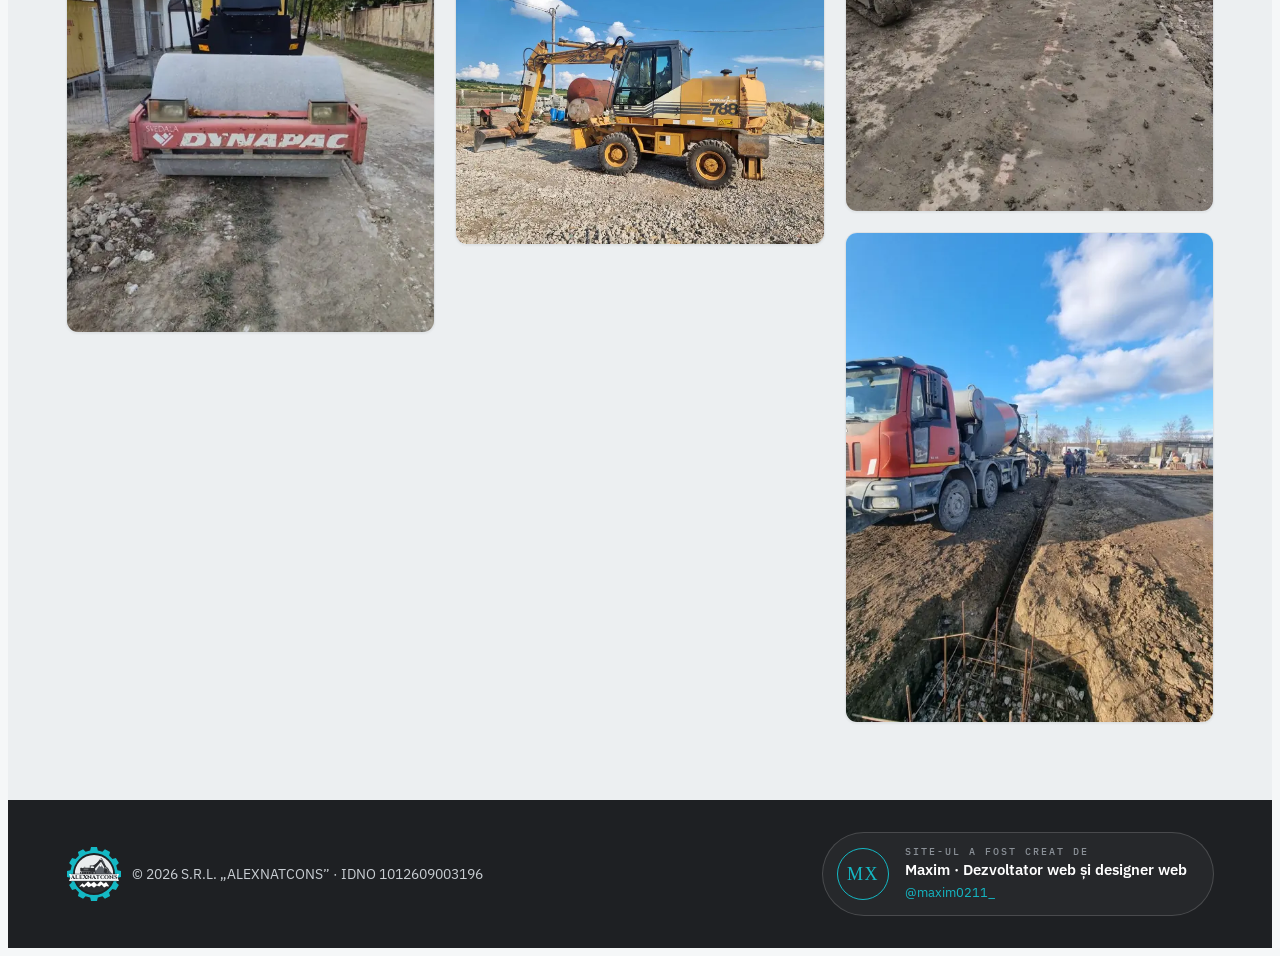
<file: utilaje-mecanisme.html>
<!doctype html>
<html lang="ro">
<head>
<meta charset="utf-8">
<script>document.documentElement.classList.add("js")</script>
<meta name="viewport" content="width=device-width,initial-scale=1,viewport-fit=cover">
<title>Utilaje de Construcții — ALEXNATCONS Ungheni</title>
<meta name="description" content="Utilaje și mașini de lucru ALEXNATCONS: excavatoare, autobetonieră, compactor, telehandler și altele. Ungheni.">
<link rel="icon" type="image/png" href="assets/favicon-512.png">
<link rel="apple-touch-icon" href="assets/favicon-512.png">
<link rel="canonical" href="https://alexnatcons.md/utilaje-mecanisme.html">
<meta property="og:type" content="website">
<meta property="og:site_name" content="ALEXNATCONS">
<meta property="og:locale" content="ro_RO">
<meta property="og:title" content="Utilaje de Construcții — ALEXNATCONS Ungheni">
<meta property="og:description" content="Utilaje și mașini de lucru ALEXNATCONS: excavatoare, autobetonieră, compactor, telehandler și altele. Ungheni.">
<meta property="og:url" content="https://alexnatcons.md/utilaje-mecanisme.html">
<meta property="og:image" content="https://alexnatcons.md/assets/og-image.jpg">
<meta property="og:image:width" content="1200">
<meta property="og:image:height" content="630">
<meta property="og:image:alt" content="Logo ALEXNATCONS — construcții și demolări, Ungheni">
<meta name="twitter:card" content="summary_large_image">
<meta name="twitter:title" content="Utilaje de Construcții — ALEXNATCONS Ungheni">
<meta name="twitter:description" content="Utilaje și mașini de lucru ALEXNATCONS: excavatoare, autobetonieră, compactor, telehandler și altele. Ungheni.">
<meta name="twitter:image" content="https://alexnatcons.md/assets/og-image.jpg">
<link rel="preconnect" href="https://fonts.googleapis.com">
<link rel="preconnect" href="https://fonts.gstatic.com" crossorigin>
<link rel="stylesheet" href="https://fonts.googleapis.com/css2?family=Big+Shoulders+Display:wght@600;800;900&family=IBM+Plex+Sans:wght@400;500;600&family=IBM+Plex+Mono:wght@400;500&display=swap">
<link href="https://fonts.googleapis.com/css2?family=Cinzel:wght@700;800&display=block" rel="stylesheet">
<link rel="stylesheet" href="styles.css">
</head>
<body>
<svg width="0" height="0" style="position:absolute" aria-hidden="true" focusable="false"><symbol id="anc-mark" viewBox="0 0 400 400">
    <defs>
      <clipPath id="mk-top"><path d="M62.2 210 A138 138 0 1 1 337.8 210 Z"/></clipPath>
      <clipPath id="mk-bot"><path d="M68.5 240 A138 138 0 0 0 331.5 240 Z"/></clipPath>
    </defs>

    <!-- 1. ROATA DINȚATĂ (turcoaz) -->
    <path fill="var(--anc-turquoise)" fill-rule="evenodd"
      d="M367.8 172.5 L392.8 178.7 L392.8 221.3 L367.8 227.5 L359.0 260.1 L377.6 278.0 L356.4 314.9 L331.6 307.7 L307.7 331.6 L314.9 356.4 L278.0 377.6 L260.1 359.0 L227.5 367.8 L221.3 392.8 L178.7 392.8 L172.5 367.8 L139.9 359.0 L122.0 377.6 L85.1 356.4 L92.3 331.6 L68.4 307.7 L43.6 314.9 L22.4 278.0 L41.0 260.1 L32.2 227.5 L7.2 221.3 L7.2 178.7 L32.2 172.5 L41.0 139.9 L22.4 122.0 L43.6 85.1 L68.4 92.3 L92.3 68.4 L85.1 43.6 L122.0 22.4 L139.9 41.0 L172.5 32.2 L178.7 7.2 L221.3 7.2 L227.5 32.2 L260.1 41.0 L278.0 22.4 L314.9 43.6 L307.7 68.4 L331.6 92.3 L356.4 85.1 L377.6 122.0 L359.0 139.9 Z M350 200 A150 150 0 1 0 50 200 A150 150 0 1 0 350 200 Z"/>

    <!-- 2. SEMICERCUL DE SUS: cer + munți -->
    <g clip-path="url(#mk-top)">
      <rect x="60" y="60" width="280" height="150" fill="var(--anc-sky)"/>
      <path fill="var(--anc-carbon-2)" d="M150 207 L196 158 L214 176 L246 128 L270 160 L286 146 L336 207 Z"/>
      <path fill="#fff" d="M246 128 L258 146 L250 142 L244 150 L238 140 Z M286 146 L296 158 L289 156 L283 162 L279 154 Z M196 158 L204 167 L198 166 L193 171 L189 165 Z"/>
    </g>

    <!-- 3. EXCAVATORUL (gri carbon) -->
    <g fill="var(--anc-carbon)">
      <!-- braț principal + stick + cupă: ierarhie boom > stick > bucket -->
      <g>
        <path d="M182 168 L198 172 L256 106 L247 89 Z"/>
        <path d="M168 160 L174 154 L230 116 L234 122 L176 164 Z"/>
        <circle cx="190" cy="168" r="4" fill="var(--anc-sky)"/>
        <g>
          <path d="M241 96 L254 88 L290 152 L279 160 Z"/>
          <path d="M248 92 L254 86 L276 124 L270 128 Z" fill="var(--anc-carbon-2)"/>
          <circle cx="249" cy="96" r="4.5" fill="var(--anc-sky)"/>
          <g>
            <path d="M277 150 Q301 145 306 168 Q309 186 299 197 L291 199 L288 193 L281 196 L278 190 L270 191 Q268 178 274 168 Z"/>
            <path d="M283 158 Q298 157 300 172 Q301 183 295 190" fill="none" stroke="var(--anc-sky)" stroke-width="2.4" stroke-linecap="round"/>
            <circle cx="284" cy="156" r="3.5" fill="var(--anc-sky)"/>
          </g>
        </g>
      </g>
      <!-- corp -->
      <rect x="102" y="156" width="14" height="22" rx="3"/>
      <path d="M112 182 L112 160 L124 155 L170 155 L170 140 L199 140 L208 160 L208 182 Z"/>
      <path d="M176 145 L196 145 L202 158 L176 158 Z" fill="var(--anc-sky)"/>
      <path d="M126 164 H160 M126 170 H160" stroke="var(--anc-sky)" stroke-width="2"/>
      <rect x="132" y="148" width="5" height="8" rx="1"/>
      <!-- șenilă -->
      <rect x="100" y="183" width="112" height="19" rx="9.5"/>
      <g fill="var(--anc-sky)">
        <circle cx="111" cy="192.5" r="4.5"/><circle cx="128" cy="192.5" r="3.5"/>
        <circle cx="145" cy="192.5" r="3.5"/><circle cx="162" cy="192.5" r="3.5"/>
        <circle cx="179" cy="192.5" r="3.5"/><circle cx="201" cy="192.5" r="4.5"/>
      </g>
    </g>

    <!-- 4. SEMICERCUL DE JOS: munți albi pe carbon -->
    <g clip-path="url(#mk-bot)">
      <rect x="60" y="236" width="280" height="110" fill="var(--anc-carbon)"/>
      <path fill="#fff" d="M84 300 L118 266 L130 278 L158 252 L178 272 L200 256 L222 276 L248 250 L270 270 L286 258 L318 300 L292 286 L272 296 L254 276 L238 290 L220 282 L200 298 L182 284 L162 294 L146 280 L128 296 L112 286 Z"/>
    </g>

    <!-- 5. BANDA + TEXT (mărite pentru lizibilitate) -->
    <path fill="var(--anc-light)" d="M22 200 H378 L369 225 L378 250 H22 L31 225 Z"/>
    <path d="M38 200 H362" stroke="var(--anc-carbon)" stroke-width="3.5" stroke-linecap="round"/>
    <path d="M38 251 H362" stroke="var(--anc-carbon)" stroke-width="3" stroke-linecap="round"/>
    <text x="200" y="239" text-anchor="middle" font-family="Cinzel, Georgia, serif" font-weight="800" font-size="40" letter-spacing="1" fill="var(--anc-carbon)">ALEXNATCONS</text>
  </symbol></svg>
<header>
  <div class="wrap nav">
    <a class="logo" href="index.html" aria-label="ALEXNATCONS — acasă">
      <svg class="mark" viewBox="0 0 400 400" role="img" aria-label="Logo ALEXNATCONS"><use href="#anc-mark"/></svg>
      <span><b>ALEXNATCONS</b><small>CONSTRUCȚII · UNGHENI</small></span>
    </a>
    <div class="nav-r">
      <nav class="links" id="nav" aria-label="Navigare">
        <a href="index.html#servicii">Servicii construcții generale</a>
        <a href="index.html#demolari">Demolări</a>
        <a href="magazin.html">Magazin Piese</a>
        <a href="fisa-firmei.html">Fișa firmei</a>
        <a href="index.html#contact">Contact</a>
      </nav>
      <a class="call-btn" data-tel href="index.html#contact"><svg viewBox="0 0 24 24" fill="none" stroke="currentColor" stroke-width="2" stroke-linecap="round" stroke-linejoin="round" aria-hidden="true"><path d="M22 16.92v3a2 2 0 0 1-2.18 2 19.79 19.79 0 0 1-8.63-3.07 19.5 19.5 0 0 1-6-6 19.79 19.79 0 0 1-3.07-8.67A2 2 0 0 1 4.11 2h3a2 2 0 0 1 2 1.72c.13.96.36 1.9.7 2.81a2 2 0 0 1-.45 2.11L8.09 9.91a16 16 0 0 0 6 6l1.27-1.27a2 2 0 0 1 2.11-.45c.91.34 1.85.57 2.81.7A2 2 0 0 1 22 16.92z"/></svg><span class="lbl">Sună acum</span></a>
      <button class="menu-btn" id="menuBtn" type="button" aria-label="Deschide meniul" aria-expanded="false" aria-controls="nav"><svg viewBox="0 0 24 24" fill="none" stroke="currentColor" stroke-width="2" stroke-linecap="round" aria-hidden="true"><path d="M4 7h16M4 12h16M4 17h16"/></svg></button>
    </div>
  </div>
</header>

<main id="top">
  <section class="page-hero">
    <div class="wrap">
      <nav class="crumbs" aria-label="Breadcrumb">
        <ol><li><a href="index.html">Acasă</a></li><li><a href="index.html#servicii">Servicii construcții generale</a></li><li aria-current="page">Utilaje de Construcții</li></ol>
      </nav>
      <div class="eyebrow">Servicii construcții generale</div>
      <h1>Utilaje de Construcții</h1>
      <p class="lead">Mașinile de construcție cu care lucrăm: buldozer, mașină betonieră, excavator și altele.</p>
    </div>
  </section>

  <section class="catalog" aria-label="Utilaje de Construcții">
    <div class="wrap">

      <div class="util-block" id="masini">
                <div class="gallery" id="galerie" data-gallery="utilaje"></div>
      </div>
    </div>
  </section>
</main>

<footer>
  <div class="wrap">
    <span class="foot-brand"><svg class="mark" viewBox="0 0 400 400" aria-hidden="true"><use href="#anc-mark"/></svg>© 2026 S.R.L. „ALEXNATCONS” · IDNO 1012609003196</span>
    <a class="credit" href="https://www.instagram.com/maxim0211_/" target="_blank" rel="noopener" aria-label="Site-ul a fost creat de Maxim, dezvoltator web și designer web, pe Instagram">
      <span class="credit-mx" aria-hidden="true">MX</span>
      <span class="credit-t"><small>Site-ul a fost creat de</small><b>Maxim · Dezvoltator web și designer web</b><em>@maxim0211_</em></span>
    </a>
  </div>
</footer>

<script src="site.js"></script>
</body>
</html>
</file>
<file: styles.css>
/* Paletă calmă construită pe culorile logoului: carbon + turcoaz, turcoazul doar ca accent (~10%) */
:root{
  --bg:#F5F7F8;
  --surface:#FFFFFF;
  --surface-2:#ECEFF1;
  --carbon:#2B2D31;
  --carbon-deep:#1E2023;
  --text-2:#5C6168;
  --muted:#8A9097;
  --border:#DDE1E4;
  --accent:#14B8C4;
  --accent-ink:#0A7780;
  --accent-soft:#E3F6F8;
  --on-dark:#C9CED3;
  --wa:#128C7E;
  --vb:#7360F2;
  /* culorile logoului, folosite de simbolul #anc-mark din antet/footer */
  --anc-turquoise:#14B8C4;
  --anc-carbon:#2B2D31;
  --anc-carbon-2:#5C6168;
  --anc-light:#F5F7F8;
  --anc-sky:#E9ECEE;
  --shadow-1:0 1px 2px rgba(43,45,49,.06);
  --shadow-2:0 8px 24px rgba(43,45,49,.08);
  --r:12px;
  --f-display:"Big Shoulders Display","Arial Narrow",Impact,sans-serif;
  --f-body:"IBM Plex Sans",system-ui,-apple-system,"Segoe UI",sans-serif;
  --f-mono:"IBM Plex Mono",ui-monospace,Menlo,Consolas,monospace;
  --wrap:1180px;
  color-scheme:light;
}
*{box-sizing:border-box}
html{scroll-behavior:smooth}
@media (prefers-reduced-motion:reduce){html{scroll-behavior:auto}*{transition:none!important;animation:none!important}}
body{background:var(--bg);color:var(--text-2);font-family:var(--f-body);font-size:17px;line-height:1.65}
a{color:var(--accent-ink)}
a:hover{text-decoration:underline}
:focus-visible{outline:2px solid var(--accent);outline-offset:2px}
.wrap{max-width:var(--wrap);margin:0 auto;padding-left:max(16px,env(safe-area-inset-left,0px));padding-right:max(16px,env(safe-area-inset-right,0px))}
h1,h2,h3{font-family:var(--f-display);text-transform:uppercase;line-height:1;margin:0;text-wrap:balance;letter-spacing:.01em;color:var(--carbon)}
.eyebrow{font-family:var(--f-mono);font-size:12px;letter-spacing:.12em;text-transform:uppercase;color:var(--accent-ink)}
.btn{display:inline-flex;align-items:center;gap:10px;font-family:var(--f-body);font-weight:600;font-size:15px;padding:14px 24px;border:2px solid var(--carbon);border-radius:8px;background:var(--carbon);color:#fff;text-decoration:none;cursor:pointer;transition:background .2s,border-color .2s,color .2s,transform .2s}
.btn:hover{background:var(--accent-ink);border-color:var(--accent-ink);text-decoration:none}
.btn.ghost{background:transparent;color:var(--carbon)}
.btn.ghost:hover{background:var(--accent-soft);border-color:var(--carbon);color:var(--carbon)}
.form .btn{justify-content:center}
.btn svg{width:18px;height:18px;flex:none}
.btn.sm{padding:9px 14px;font-size:14px}

/* Header */
header{position:sticky;top:env(safe-area-inset-top,0px);z-index:20;background:color-mix(in srgb,var(--surface) 92%,transparent);backdrop-filter:blur(8px);border-bottom:1px solid var(--border)}
.nav{display:flex;align-items:center;justify-content:space-between;gap:16px;padding-block:6px}
.logo{display:flex;align-items:center;gap:12px;text-decoration:none}
.logo:hover{text-decoration:none}
.logo .mark{flex:none;width:76px;height:76px;display:block}
.logo b{display:block;font-family:var(--f-display);font-size:30px;font-weight:900;letter-spacing:.02em;color:var(--carbon);line-height:1}
.logo small{display:block;font-family:var(--f-mono);font-size:10px;color:var(--text-2);letter-spacing:.12em;margin-top:3px}
.links{display:flex;gap:26px;align-items:center}
.links a{position:relative;white-space:nowrap;text-decoration:none;font-size:14px;font-weight:500;color:var(--carbon);padding-block:6px}
.links a::after{content:"";position:absolute;left:0;right:0;bottom:0;height:2px;background:var(--accent);transform:scaleX(0);transform-origin:left;transition:transform .25s}
.links a:hover{color:var(--accent-ink)}
.links a:hover::after{transform:scaleX(1)}
.nav-r{display:flex;align-items:center;gap:22px}
.call-btn{display:inline-flex;align-items:center;justify-content:center;gap:8px;min-height:44px;padding:0 16px;border:1px solid var(--carbon);border-radius:8px;background:var(--carbon);color:#fff;font:600 14px var(--f-body);text-decoration:none;white-space:nowrap;transition:background .2s,border-color .2s}
.call-btn:hover{background:var(--accent-ink);border-color:var(--accent-ink);color:#fff;text-decoration:none}
.call-btn svg{width:18px;height:18px;flex:none}
.menu-btn{display:none;width:44px;height:44px;place-items:center;border:1px solid var(--border);border-radius:8px;background:var(--surface);color:var(--carbon);cursor:pointer;transition:border-color .2s}
.menu-btn:hover{border-color:var(--accent)}
.menu-btn svg{width:22px;height:22px}
.links a[aria-current="page"]{color:var(--accent-ink)}
.links a[aria-current="page"]::after{transform:scaleX(1)}
.sr-only{position:absolute;width:1px;height:1px;padding:0;margin:-1px;overflow:hidden;clip:rect(0,0,0,0);white-space:nowrap;border:0}
@media (max-width:1020px){
  .menu-btn{display:grid}
  .nav-r{gap:8px}
  .links{display:none;position:absolute;top:100%;left:0;right:0;flex-direction:column;align-items:stretch;gap:0;padding:6px max(16px,env(safe-area-inset-left,0px)) 14px;background:var(--surface);border-bottom:1px solid var(--border);box-shadow:var(--shadow-2)}
  .links.open{display:flex}
  .links a{padding:14px 2px;font-size:16px;border-bottom:1px solid var(--border)}
  .links a::after{display:none}
  .links a[aria-current="page"]{border-bottom:2px solid var(--accent)}
  .logo small{display:none}
  .logo .mark{width:60px;height:60px}
}
@media (max-width:480px){
  .call-btn{width:44px;padding:0}
  .call-btn .lbl{position:absolute;width:1px;height:1px;overflow:hidden;clip:rect(0,0,0,0);white-space:nowrap}
  .logo b{font-size:24px}
  .logo{gap:8px}
}

/* Hero */
.hero{position:relative;overflow:hidden;border-bottom:1px solid var(--border);background:var(--carbon-deep) url("assets/hero-road.webp") center 62%/cover no-repeat}
.hero::before{content:"";position:absolute;inset:0;background:linear-gradient(90deg,color-mix(in srgb,var(--carbon-deep) 78%,transparent) 0%,color-mix(in srgb,var(--carbon-deep) 60%,transparent) 45%,color-mix(in srgb,var(--carbon-deep) 10%,transparent) 100%)}
@media (max-width:900px){
  .hero{background-size:auto 640px;background-position:62% 0}
  .hero::before{background:linear-gradient(180deg,color-mix(in srgb,var(--carbon-deep) 66%,transparent) 0,color-mix(in srgb,var(--carbon-deep) 68%,transparent) 330px,var(--carbon-deep) 640px)}
}
@media (max-width:700px){.hero{background-image:url("assets/hero-road-sm.webp")}}
.hero .wrap{position:relative;display:grid;grid-template-columns:minmax(0,680px);gap:56px;padding-block:96px 88px;align-items:center}
.hero .eyebrow{display:inline-block;margin-bottom:18px;padding:5px 10px;border-radius:4px;color:#fff;background:color-mix(in srgb,var(--carbon-deep) 70%,transparent)}
.hero h1{font-size:clamp(2.5rem,6vw,4.75rem);font-weight:900;line-height:1;color:#fff}
.hero h1 em{font-style:normal;color:var(--accent)}
.hero p.lead{font-size:18px;color:var(--on-dark);max-width:60ch;margin:24px 0 32px}
.hero .ctas{display:flex;gap:12px;flex-wrap:wrap}
.hero .btn{background:var(--accent);border-color:var(--accent);color:var(--carbon)}
.hero .btn:hover{background:#fff;border-color:#fff;color:var(--carbon)}
.hero .btn.ghost{background:transparent;border-color:rgba(255,255,255,.55);color:#fff}
.hero .btn.ghost:hover{background:rgba(255,255,255,.12);border-color:#fff;color:#fff}
.spec{position:relative;background:var(--surface);border:1px solid var(--border);border-radius:var(--r);box-shadow:var(--shadow-1),var(--shadow-2);font-family:var(--f-mono);font-size:13px;overflow:hidden}
.spec::before{content:"";display:block;height:4px;background:var(--accent)}
.spec header{position:static;background:none;backdrop-filter:none;color:var(--carbon);padding:16px 20px 8px;border:0;display:flex;justify-content:space-between;font-weight:500;letter-spacing:.1em;text-transform:uppercase;font-size:12px}
.spec dl{margin:0;padding:0 20px 12px}
.spec div{display:grid;grid-template-columns:110px 1fr;gap:10px;padding:10px 0;border-bottom:1px dashed var(--border)}
.spec div:last-child{border:0}
.spec dt{color:var(--text-2)}
.spec dd{margin:0;color:var(--carbon);min-width:0;overflow-wrap:anywhere}
@media (max-width:900px){.hero .wrap{grid-template-columns:1fr;padding-block:56px 64px;gap:40px}}

/* Bandă discretă */
.strip{background:repeating-linear-gradient(-45deg,var(--carbon) 0 14px,color-mix(in srgb,var(--accent) 60%,transparent) 14px 28px);height:6px}

/* Sections */
section{padding-block:clamp(72px,9vw,112px)}
#servicii{background:var(--bg)}
.sec-head{display:flex;justify-content:space-between;align-items:end;gap:24px;flex-wrap:wrap;margin-bottom:48px}
.sec-head h2{font-size:clamp(2rem,4.5vw,3.5rem);font-weight:800;position:relative;padding-top:18px;margin-top:10px}
.sec-head h2::before{content:"";position:absolute;top:0;left:0;width:40px;height:3px;background:var(--accent)}
.sec-head p{color:var(--text-2);max-width:46ch;margin:0}

.services{display:grid;grid-template-columns:repeat(3,1fr);gap:20px}
.svc{padding:28px 26px 30px;background:var(--surface);border:1px solid var(--border);border-radius:var(--r);box-shadow:var(--shadow-1);display:flex;flex-direction:column;gap:10px;transition:transform .25s,border-color .25s,box-shadow .25s}
.svc:hover{transform:translateY(-2px);border-color:var(--accent);box-shadow:var(--shadow-2)}
.svc .ico{width:32px;height:32px;color:var(--accent);margin-bottom:4px}
.svc .code{font-family:var(--f-mono);font-size:12px;color:var(--accent-ink);letter-spacing:.12em;text-transform:uppercase}
.svc h3{font-size:30px;font-weight:800}
.svc p{margin:0;color:var(--text-2);font-size:16px}
.svc ul{margin:6px 0 0;padding:0;list-style:none;display:flex;flex-wrap:wrap;gap:6px}
.svc li{font-family:var(--f-mono);font-size:12px;background:var(--accent-soft);color:var(--carbon);padding:3px 10px;border-radius:99px}
@media (max-width:900px){.services{grid-template-columns:1fr 1fr}}
@media (max-width:600px){.services{grid-template-columns:1fr}}

/* Demolări: singura bandă de contrast */
.demo{background:var(--carbon-deep);color:var(--on-dark)}
.demo .wrap{display:grid;grid-template-columns:1fr 1fr;gap:64px;align-items:center}
.demo h2{font-size:clamp(2.25rem,5vw,4rem);font-weight:900;color:#fff}
.demo p{font-size:17px;max-width:52ch;color:var(--on-dark);margin:20px 0 28px}
.demo .eyebrow{color:var(--accent)}
.steps{list-style:none;margin:0;padding:0;counter-reset:s;display:grid;gap:0}
.steps li{counter-increment:s;display:grid;grid-template-columns:64px 1fr;gap:16px;padding:20px 0;border-top:1px solid rgba(255,255,255,.14)}
.steps li:last-child{border-bottom:1px solid rgba(255,255,255,.14)}
.steps li::before{content:counter(s,decimal-leading-zero);font-family:var(--f-display);font-weight:900;font-size:40px;line-height:1;color:var(--accent)}
.steps b{display:block;font-size:17px;color:#fff}
.steps span{font-size:15px;color:var(--on-dark)}
.demo .btn{background:var(--accent);color:var(--carbon);border-color:var(--accent)}
.demo .btn:hover{background:#fff;border-color:#fff;color:var(--carbon)}
@media (max-width:900px){.demo .wrap{grid-template-columns:1fr;gap:40px}}

/* Carduri servicii clicabile */
.svc{position:relative}
.svc-link{color:inherit;text-decoration:none}
.svc-link::after{content:"";position:absolute;inset:0;border-radius:var(--r)}
.svc-link:hover{text-decoration:none}
.svc-link:focus-visible{outline:none}
.svc:has(.svc-link:focus-visible){outline:2px solid var(--accent);outline-offset:2px}
.svc .more{margin-top:auto;padding-top:10px;font-family:var(--f-mono);font-size:12px;letter-spacing:.08em;text-transform:uppercase;color:var(--accent-ink)}
.svc:hover .more{text-decoration:underline}

/* Pagini de servicii: galerie (goală deocamdată) */
.gallery{columns:3 280px;column-gap:20px}
.g-item{margin:0 0 20px;break-inside:avoid;background:var(--surface);border:1px solid var(--border);border-radius:var(--r);overflow:hidden;box-shadow:var(--shadow-1);transition:transform .25s,border-color .25s,box-shadow .25s}
.g-item:hover{transform:translateY(-2px);border-color:var(--accent);box-shadow:var(--shadow-2)}
.g-item a{display:block;cursor:zoom-in}
.g-item a:focus-visible{outline-offset:-2px}
.g-item img{display:block;width:100%;height:auto;background:var(--surface-2)}
.jump{display:flex;flex-wrap:wrap;gap:8px;margin-bottom:48px}
a.chip{display:inline-flex;align-items:center;text-decoration:none}
a.chip:hover{text-decoration:none}
.util-block{scroll-margin-top:110px}
.util-block+.util-block{margin-top:72px}
.util-block .sec-head{margin-bottom:32px}
.gallery-empty{display:flex;flex-direction:column;align-items:center;gap:20px;padding:72px 16px;text-align:center;background:var(--surface);border:1px dashed var(--border);border-radius:var(--r)}
.gallery-empty p{margin:0}

/* Banner magazin (index) */
section.shop-banner{background:var(--surface-2);border-block:1px solid var(--border);padding-block:clamp(36px,5vw,52px)}
.shop-banner .wrap{display:flex;align-items:center;justify-content:space-between;gap:24px 40px;flex-wrap:wrap}
.shop-banner h2{font-size:clamp(1.75rem,3.4vw,2.5rem);font-weight:800;margin:8px 0}
.shop-banner p{margin:0;max-width:60ch}

/* Pagina magazin */
.page-hero{position:relative;overflow:hidden;background:var(--bg);border-bottom:1px solid var(--border);padding-block:40px clamp(40px,6vw,64px)}
.page-hero::before{content:"";position:absolute;inset:0;background-image:linear-gradient(color-mix(in srgb,var(--border) 40%,transparent) 1px,transparent 1px),linear-gradient(90deg,color-mix(in srgb,var(--border) 40%,transparent) 1px,transparent 1px);background-size:48px 48px;mask-image:linear-gradient(115deg,transparent 30%,#000 90%)}
.page-hero .wrap{position:relative}
.crumbs{margin-bottom:28px;font-family:var(--f-mono);font-size:12px;letter-spacing:.08em;color:var(--text-2)}
.crumbs ol{list-style:none;display:flex;flex-wrap:wrap;gap:8px;margin:0;padding:0}
.crumbs li+li::before{content:"/";margin-right:8px}
.crumbs a{color:var(--accent-ink)}
.crumbs [aria-current]{color:var(--carbon)}
.page-hero h1{font-size:clamp(2.5rem,6vw,4.75rem);font-weight:900;margin:10px 0 18px}
.page-hero p.lead{max-width:62ch;margin:0;font-size:18px}
section.catalog{background:var(--surface-2);padding-block:clamp(48px,6vw,80px)}

.howto{display:flex;align-items:center;justify-content:space-between;gap:20px 40px;flex-wrap:wrap;margin-bottom:44px;padding:24px 28px;background:var(--accent-soft);border:1px solid var(--border);border-left:4px solid var(--accent);border-radius:var(--r)}
.howto h2{font-family:var(--f-mono);font-size:12px;letter-spacing:.12em;margin-bottom:10px;color:var(--accent-ink)}
.howto ol{list-style:none;display:flex;flex-wrap:wrap;gap:8px 28px;margin:0;padding:0;color:var(--carbon);font-size:16px}
.howto li{display:flex;gap:10px;align-items:baseline}
.howto li b{font-family:var(--f-mono);font-size:13px;color:var(--accent-ink)}
.howto-phone{font-family:var(--f-display);font-weight:900;font-size:clamp(1.75rem,4vw,2.5rem);letter-spacing:.02em;line-height:1;color:var(--carbon);text-decoration:none;white-space:nowrap}
.howto-phone:hover{color:var(--accent-ink);text-decoration:none}

.toolbar{display:flex;align-items:center;justify-content:space-between;gap:16px 24px;flex-wrap:wrap;margin-bottom:14px}
.shop-bar{display:flex;gap:8px;flex-wrap:wrap}
.chip{min-height:40px;background:var(--surface);border:1px solid var(--border);border-radius:99px;color:var(--carbon);padding:8px 16px;font:500 14px var(--f-body);cursor:pointer;transition:background .2s,border-color .2s}
.chip:hover{background:var(--accent-soft)}
.chip[aria-pressed="true"]{background:var(--carbon);color:#fff;border-color:var(--carbon)}
.search{position:relative;flex:1 1 260px;max-width:380px}
.search svg{position:absolute;left:12px;top:50%;transform:translateY(-50%);width:18px;height:18px;color:var(--text-2);pointer-events:none}
.search input{min-height:44px;padding-left:38px}
.count{margin:0 0 20px;font-family:var(--f-mono);font-size:12px;color:var(--text-2)}
.grid{display:grid;grid-template-columns:repeat(4,1fr);gap:20px}
.prod{background:var(--surface);border:1px solid var(--border);border-radius:var(--r);box-shadow:var(--shadow-1);overflow:hidden;display:flex;flex-direction:column;min-width:0;transition:transform .25s,border-color .25s,box-shadow .25s}
.prod:hover{transform:translateY(-2px);border-color:var(--accent);box-shadow:var(--shadow-2)}
.prod .pic{position:relative;aspect-ratio:4/3;max-width:100%;display:grid;place-items:center;background:var(--surface-2);color:var(--accent);border-bottom:1px solid var(--border)}
.prod .pic svg{width:42%;height:auto}
.prod .pic img{position:absolute;inset:0;width:100%;height:100%;object-fit:cover}
.badge{position:absolute;top:12px;left:12px;z-index:1;padding:3px 10px;border-radius:99px;background:var(--accent-soft);border:1px solid var(--border);color:var(--carbon);font:500 11px var(--f-mono);letter-spacing:.08em;text-transform:uppercase}
.prod .body{padding:16px;display:flex;flex-direction:column;gap:6px;flex:1}
.prod .sku{font-family:var(--f-mono);font-size:11px;color:var(--text-2);letter-spacing:.08em}
.prod h3{font-family:var(--f-body);text-transform:none;font-size:16px;font-weight:600;line-height:1.3}
.prod p{margin:0;font-size:14px;color:var(--text-2);flex:1}
.actions{display:flex;gap:8px;margin-top:14px}
.actions .btn{flex:1;justify-content:center;gap:8px;min-height:44px;padding:10px 12px;white-space:nowrap}
.icon-btn{flex:none;display:grid;place-items:center;width:44px;height:44px;border:1px solid var(--border);border-radius:8px;background:var(--surface);transition:background .2s,border-color .2s}
.icon-btn:hover{background:var(--accent-soft);border-color:var(--accent)}
.icon-btn svg{width:22px;height:22px;fill:currentColor}
.icon-btn.wa{color:var(--wa)}
.icon-btn.vb{color:var(--vb)}
.empty-state{grid-column:1/-1;padding:48px 16px;text-align:center;color:var(--text-2);background:var(--surface);border:1px dashed var(--border);border-radius:var(--r)}
@media (max-width:1000px){.grid{grid-template-columns:repeat(3,1fr)}}
@media (max-width:720px){.grid{grid-template-columns:repeat(2,1fr)}}
@media (max-width:480px){.grid{grid-template-columns:1fr}.search{max-width:none}}

.cta-band{background:var(--carbon-deep);color:var(--on-dark)}
.cta-band .wrap{display:grid;grid-template-columns:1.2fr 1fr;gap:40px 64px;align-items:center}
.cta-band h2{font-size:clamp(1.75rem,4vw,3rem);font-weight:900;color:#fff}
.cta-band .eyebrow{color:var(--accent);margin-bottom:14px}
.cta-phone{display:block;margin-bottom:22px;font-family:var(--f-display);font-weight:900;font-size:clamp(2.25rem,6vw,4rem);line-height:1;letter-spacing:.02em;color:#fff;text-decoration:none;white-space:nowrap}
.cta-phone:hover{color:var(--accent);text-decoration:none}
.cta-actions{display:flex;flex-wrap:wrap;gap:12px}
.cta-band .btn{min-height:44px;background:var(--accent);border-color:var(--accent);color:var(--carbon)}
.cta-band .btn:hover{background:#fff;border-color:#fff;color:var(--carbon)}
.cta-band .btn.ghost{background:transparent;border-color:rgba(255,255,255,.45);color:#fff}
.cta-band .btn.ghost:hover{background:rgba(255,255,255,.1);border-color:#fff;color:#fff}
@media (max-width:900px){.cta-band .wrap{grid-template-columns:1fr}}

/* Formulare */
label{font-size:13px;color:var(--text-2);display:grid;gap:4px}
input,textarea,select{background:var(--surface);border:1px solid var(--border);border-radius:8px;color:var(--carbon);font:15px var(--f-body);padding:10px 12px;width:100%}
input:hover,textarea:hover,select:hover{border-color:var(--muted)}
textarea{resize:vertical;min-height:70px}
.done{background:var(--accent-soft);border:1px solid var(--accent);border-radius:8px;padding:14px;font-size:14px;color:var(--carbon)}

/* Contact */
.contact{background:var(--bg);border-top:1px solid var(--border)}
.cgrid{display:grid;grid-template-columns:1fr 1fr;gap:56px}
.cinfo{display:grid;gap:0;border-top:1px solid var(--border);align-content:start}
.cinfo div{display:grid;grid-template-columns:140px 1fr;gap:12px;padding:16px 0;border-bottom:1px solid var(--border)}
.cinfo dt{font-family:var(--f-mono);font-size:12px;color:var(--text-2);text-transform:uppercase;letter-spacing:.1em;padding-top:4px}
.cinfo dd{margin:0;font-size:17px;color:var(--carbon);min-width:0;overflow-wrap:anywhere}
.social{display:flex;flex-direction:row;flex-wrap:nowrap;align-items:center;gap:18px}
.social a{color:var(--carbon);display:block;width:40px;height:40px;transition:transform .2s,filter .2s}
.social a:hover{transform:translateY(-2px);filter:brightness(1.08)}
.social svg{display:block;width:100%;height:100%}
.form{display:grid;gap:14px;background:var(--surface);border:1px solid var(--border);border-radius:var(--r);box-shadow:var(--shadow-1),var(--shadow-2);padding:28px}
.form .two{display:grid;grid-template-columns:1fr 1fr;gap:12px}
@media (max-width:900px){.cgrid{grid-template-columns:1fr}.form .two{grid-template-columns:1fr}.cinfo div{grid-template-columns:1fr;gap:2px}}

footer{background:var(--carbon-deep);padding-block:32px;font-size:14px;color:var(--on-dark)}
footer .wrap{display:flex;justify-content:space-between;align-items:center;gap:16px;flex-wrap:wrap}
footer a{color:var(--on-dark);text-decoration:underline;text-decoration-color:transparent;transition:color .2s}
footer a:hover{color:var(--accent);text-decoration-color:var(--accent)}
.foot-brand{display:inline-flex;align-items:center;gap:10px}
.foot-brand .mark{width:56px;height:56px;flex:none}

/* Apariție discretă la scroll */
html.js .reveal{opacity:0;transform:translateY(8px);transition:opacity .3s ease,transform .3s ease}
html.js .reveal.in{opacity:1;transform:none}

/* Lightbox galerie */
dialog.lightbox{border:0;padding:0;margin:0;max-width:none;max-height:none;width:100vw;height:100vh;background:transparent;color:#fff}
dialog.lightbox::backdrop{background:rgba(30,32,35,.92)}
dialog.lightbox[open]{display:flex;align-items:center;justify-content:center}
.lb-fig{margin:0;max-width:min(92vw,1400px);display:flex;flex-direction:column;align-items:center;gap:12px}
.lb-fig img{display:block;max-width:100%;max-height:82vh;width:auto;height:auto;border-radius:8px;background:var(--carbon-deep)}
.lb-fig figcaption{max-width:70ch;text-align:center;font-size:14px;color:var(--on-dark)}
.lb-btn{position:absolute;display:grid;place-items:center;width:48px;height:48px;border:1px solid rgba(255,255,255,.3);border-radius:50%;background:rgba(30,32,35,.6);color:#fff;font-size:26px;line-height:1;cursor:pointer;transition:background .2s,border-color .2s}
.lb-btn:hover{background:var(--accent);border-color:var(--accent);color:var(--carbon)}
.lb-close{top:16px;right:16px}
.lb-prev{left:16px;top:50%;transform:translateY(-50%)}
.lb-next{right:16px;top:50%;transform:translateY(-50%)}
@media (max-width:600px){.lb-prev{left:8px;top:auto;bottom:16px;transform:none}.lb-next{right:8px;top:auto;bottom:16px;transform:none}.lb-fig img{max-height:74vh}}

/* ===== Optimizare telefon ===== */
@media (max-width:600px){
  body{font-size:16px}
  section{padding-block:56px}
  .btn{min-height:48px}
  input,textarea,select{font-size:16px}  /* evită zoom-ul automat pe iPhone */

  .hero .wrap{padding-block:36px 44px;gap:32px}
  .hero h1{font-size:clamp(2.4rem,12vw,3.1rem)}
  .hero p.lead{font-size:16.5px;margin:18px 0 26px}
  .hero .ctas{flex-direction:column;gap:10px}
  .hero .ctas .btn{justify-content:center;min-height:52px}
  .spec div{grid-template-columns:96px 1fr}

  .sec-head{margin-bottom:28px;gap:14px}
  .sec-head h2{font-size:clamp(2rem,9.5vw,2.6rem)}
  .svc{padding:22px 20px 24px}
  .svc h3{font-size:27px}
  .svc p{font-size:15.5px}

  .demo h2{font-size:clamp(2rem,9.5vw,2.6rem)}
  .demo .btn,.shop-banner .btn{width:100%;justify-content:center;min-height:52px}
  .steps li{grid-template-columns:52px 1fr;padding:16px 0}
  .steps li::before{font-size:34px}

  .form{padding:20px}
  .cinfo div{padding:14px 0}
  .cinfo dd a{display:inline-block;padding-block:4px}
  .social{gap:20px}
  .social a{width:44px;height:44px}

  footer .wrap{flex-direction:column;align-items:flex-start;gap:12px}

  .page-hero{padding-block:24px 36px}
  .crumbs{margin-bottom:20px}
  .page-hero h1{font-size:clamp(2.3rem,11vw,3rem)}
  .page-hero p.lead{font-size:16.5px}
  .howto{padding:20px;margin-bottom:32px}
  .howto-phone{font-size:2rem}
  .prod .pic{aspect-ratio:16/9}
  .prod .pic svg{width:30%}
  .cta-actions .btn{flex:1 1 100%;justify-content:center;min-height:52px}
  .cta-phone{font-size:clamp(2rem,10.5vw,2.6rem)}

  .gallery{columns:2 140px;column-gap:12px}
  .g-item{margin-bottom:12px;border-radius:10px}
  .gallery-empty{padding:48px 16px}
}

/* Pagina Fișa firmei */
.spec.fisa{max-width:720px;font-size:14px}
.spec.fisa div{grid-template-columns:130px 1fr}
.fisa-actions{display:flex;flex-wrap:wrap;gap:12px;margin-top:28px}
@media (max-width:600px){.fisa-actions .btn{flex:1 1 100%;justify-content:center}}

/* Hero (desktop): același aspect, textul mutat spre marginea din stânga ca să rămână vizibilă locația din fotografie */
@media (min-width:901px){
  .hero .wrap{max-width:none;margin:0;padding-inline:clamp(24px,6.2vw,96px) clamp(24px,3vw,48px)}
}

/* Hero (mobil/tabletă): textul aliniat total la dreapta */
@media (max-width:900px){
  .hero .wrap>div{margin-left:auto;text-align:right}
  .hero p.lead{margin-left:auto}
  .hero .ctas{justify-content:flex-end}
}

/* Servicii pe coloane, cu slideshow de poze în fiecare coloană */
.services{grid-template-columns:repeat(3,1fr);gap:20px}
.svc{--px:26px;--py:28px;padding:var(--py) var(--px);overflow:hidden}
.svc .ico{display:none}
.svc-media{position:relative;aspect-ratio:4/3;margin:calc(var(--py)*-1) calc(var(--px)*-1) 16px;background:var(--surface-2);overflow:hidden;border-bottom:1px solid var(--border)}
.svc-media img{position:absolute;inset:0;width:100%;height:100%;object-fit:cover;opacity:0;transition:opacity .9s ease}
.svc-media img.is-active{opacity:1}
.svc-ph{display:grid;place-items:center;color:var(--accent)}
.svc-ph .ph-ico{display:block;width:30%;height:auto}
.svc-dots{position:absolute;left:0;right:0;bottom:10px;display:flex;justify-content:center;gap:5px;pointer-events:none}
.svc-dots i{width:6px;height:6px;border-radius:50%;background:rgba(255,255,255,.55);box-shadow:0 0 0 1px rgba(30,32,35,.25);transition:background .3s,transform .3s}
.svc-dots i.on{background:#fff;transform:scale(1.25)}
/* 6 servicii: 3 coloane × 2 rânduri pe desktop (moștenit din regula de bază) */
@media (max-width:900px){.services{grid-template-columns:1fr 1fr}}
@media (max-width:600px){.svc{--px:20px;--py:22px}.services{grid-template-columns:1fr}.svc-media{aspect-ratio:16/10}}

/* Hartă */
.map-sec{background:var(--surface-2);border-top:1px solid var(--border)}
.map-card{border:1px solid var(--border);border-radius:var(--r);overflow:hidden;box-shadow:var(--shadow-1),var(--shadow-2);background:var(--surface)}
.map-card iframe{display:block;width:100%;height:clamp(320px,46vw,460px);border:0}
.map-link{margin-top:20px}
@media (max-width:600px){.map-link{width:100%;justify-content:center;min-height:52px}}

/* 7 servicii: 4 coloane pe desktop mare; cu 3 coloane, ultimul card se centrează */
@media (min-width:1101px){.services{grid-template-columns:repeat(4,1fr)}}
@media (min-width:901px) and (max-width:1100px){.services .svc:last-child:nth-child(3n+1){grid-column:2}}

.form .btn svg{flex:none}
.form-note{margin:0;font-size:13px;color:var(--text-2);line-height:1.5}

/* Credit dezvoltator (footer) */
footer .wrap{row-gap:24px}
.credit{display:flex;align-items:center;gap:16px;flex:0 1 auto;margin-left:auto;padding:12px 26px 12px 14px;border:1px solid rgba(255,255,255,.16);border-radius:999px;background:rgba(255,255,255,.04);text-decoration:none!important;transition:border-color .25s,background .25s,transform .25s}
.credit:hover{border-color:var(--accent);background:rgba(255,255,255,.07);transform:translateY(-2px)}
.credit-mx{flex:none;display:grid;place-items:center;width:52px;height:52px;border:1px solid var(--accent);border-radius:50%;font:500 18px var(--f-display);letter-spacing:.08em;color:var(--accent);font-family:Georgia,"Times New Roman",serif}
.credit-t{display:grid;gap:2px;min-width:0}
.credit-t small{font:500 10px var(--f-mono);letter-spacing:.2em;text-transform:uppercase;color:var(--muted)}
.credit-t b{font-size:15px;font-weight:600;color:#fff;line-height:1.3}
.credit-t em{font-style:normal;font-size:13px;color:var(--accent)}
@media (max-width:700px){.credit{margin-left:0;width:100%;border-radius:28px}}
</file>
<file: admin.css>
/* Panou de administrare poze — folosește variabilele din styles.css */
.adm{background:var(--bg);min-height:100vh}
.adm-bar{background:var(--carbon-deep);color:#fff}
.adm-bar-in{display:flex;align-items:center;justify-content:space-between;gap:16px;min-height:56px;flex-wrap:wrap}
.adm-title{font-family:var(--f-display);font-size:22px;letter-spacing:.03em;text-transform:uppercase}
.adm-bar-r{display:flex;gap:18px;align-items:center}
.adm-link{background:none;border:0;color:var(--on-dark);font:500 14px var(--f-body);cursor:pointer;text-decoration:none;padding:10px 0}
.adm-link:hover{color:var(--accent);text-decoration:underline}
.adm-main{padding-block:32px 72px;display:grid;gap:20px;max-width:860px}
.adm-card{background:var(--surface);border:1px solid var(--border);border-radius:var(--r);box-shadow:var(--shadow-1);padding:24px}
.adm-card h1{font-size:clamp(1.9rem,5vw,2.6rem);margin-bottom:14px}
.adm-card h2{font-size:1.7rem;margin-bottom:8px}
.adm-card p{margin:0 0 14px}
.adm-hint{font-size:14px}
.adm-row{display:grid;gap:6px;margin-bottom:16px}
.adm-row label,#login label{font-size:13px;font-weight:600;color:var(--carbon)}
#login input{margin:6px 0 16px;min-height:48px}
.adm-card select{min-height:48px;font-size:16px}
.adm-msg{font-size:14px;min-height:1.2em;margin:8px 0 0}
.adm-msg.err{color:#a4262c}
.adm-msg.ok{color:#0a6b34}

.adm-drop{border:2px dashed var(--muted);border-radius:var(--r);padding:32px 16px;text-align:center;cursor:pointer;background:var(--bg);transition:border-color .2s,background .2s}
.adm-drop:hover,.adm-drop.over,.adm-drop:focus-visible{border-color:var(--accent);background:var(--accent-soft)}
.adm-drop p{margin:0 0 6px;color:var(--carbon)}
.adm-drop small{color:var(--text-2)}

.adm-list{list-style:none;margin:0;padding:0;display:grid;gap:12px}
.adm-item{display:grid;grid-template-columns:96px 1fr;gap:14px;padding:12px;border:1px solid var(--border);border-radius:10px;background:var(--surface)}
.adm-item.new{border-color:var(--accent);background:var(--accent-soft)}
.adm-item.del{opacity:.5}
.adm-item.del img{filter:grayscale(1)}
.adm-thumb{width:96px;height:96px;object-fit:cover;border-radius:8px;background:var(--surface-2)}
.adm-fields{display:grid;gap:8px;min-width:0}
.adm-fields input{min-height:44px;font-size:16px}
.adm-tag{display:inline-block;font:500 11px var(--f-mono);letter-spacing:.08em;text-transform:uppercase;color:var(--accent-ink)}
.adm-btns{display:flex;flex-wrap:wrap;gap:8px}
.adm-btns button{min-height:44px;min-width:44px;padding:0 12px;border:1px solid var(--border);border-radius:8px;background:var(--surface);color:var(--carbon);font:500 14px var(--f-body);cursor:pointer}
.adm-btns button:hover:not(:disabled){background:var(--accent-soft);border-color:var(--accent)}
.adm-btns button:disabled{opacity:.4;cursor:default}
.adm-btns .danger:hover:not(:disabled){background:#fde8e9;border-color:#a4262c;color:#a4262c}
.adm-empty{color:var(--text-2)}
.adm-publish{display:flex;align-items:center;justify-content:space-between;gap:16px;flex-wrap:wrap;position:sticky;bottom:12px;z-index:5;box-shadow:var(--shadow-2)}
.adm-publish .btn[disabled]{opacity:.45;cursor:default;transform:none}
@media (max-width:520px){
  .adm-item{grid-template-columns:72px 1fr}
  .adm-thumb{width:72px;height:72px}
  .adm-publish .btn{width:100%;justify-content:center}
}

.adm-tabs{display:flex;flex-wrap:wrap;gap:8px;margin-bottom:20px}
.adm-tabs .chip{min-height:44px}
#sec-gal,#sec-prod{display:grid;gap:20px}
#sec-gal[hidden],#sec-prod[hidden]{display:none}
.adm-noimg{display:grid;place-items:center;font:500 11px var(--f-mono);color:var(--text-2);text-transform:uppercase;letter-spacing:.06em;text-align:center}
.adm-pname{font-weight:600;color:var(--carbon);line-height:1.3}

.adm-grid,.adm-edit{display:grid;grid-template-columns:1fr 1fr;gap:12px;margin-bottom:14px}
.adm-edit{margin:10px 0 0}
.adm-edit[hidden]{display:none}
.adm-lbl{display:grid;gap:4px;font-size:13px;font-weight:600;color:var(--carbon)}
.adm-lbl input,.adm-lbl select,.adm-lbl textarea{min-height:44px;font-size:16px;font-weight:400}
.adm-wide{grid-column:1/-1}
.adm-edit .adm-msg{grid-column:1/-1;margin:0}
@media (max-width:520px){.adm-grid,.adm-edit{grid-template-columns:1fr}}
</file>
